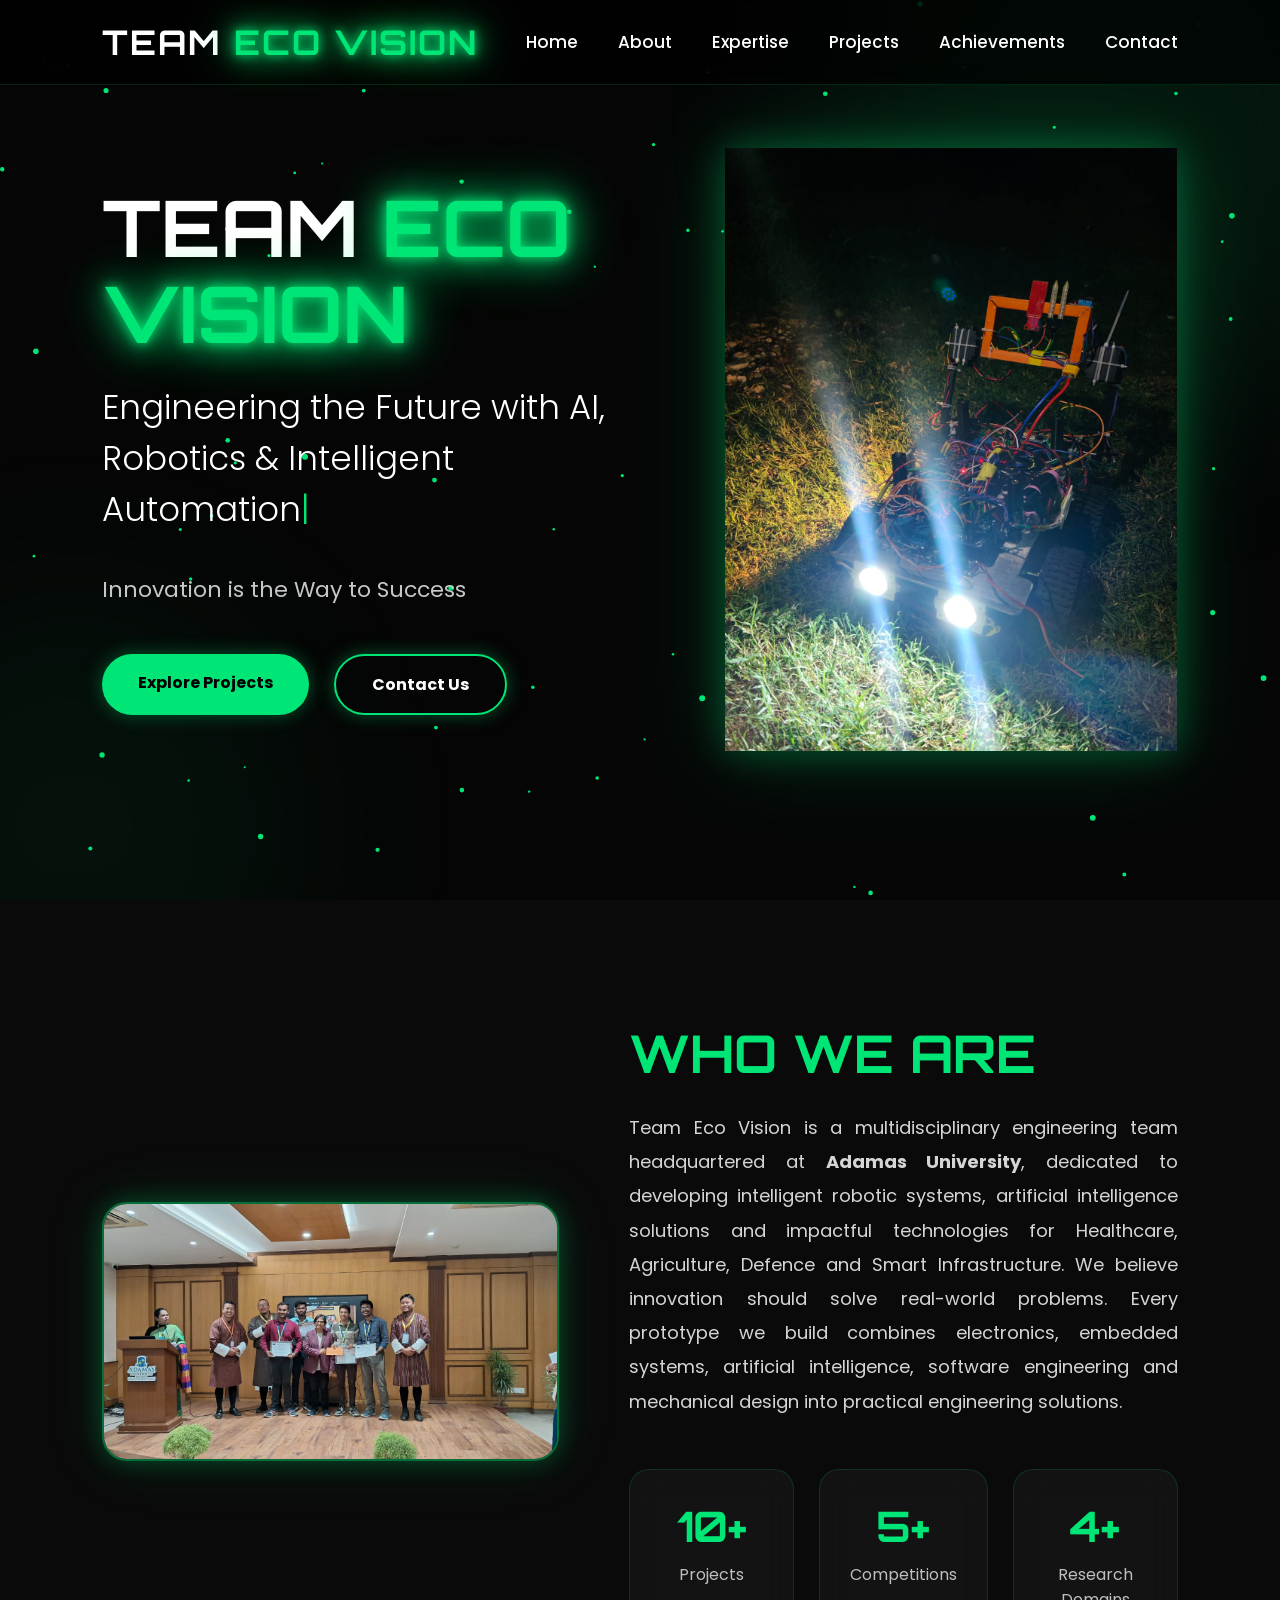
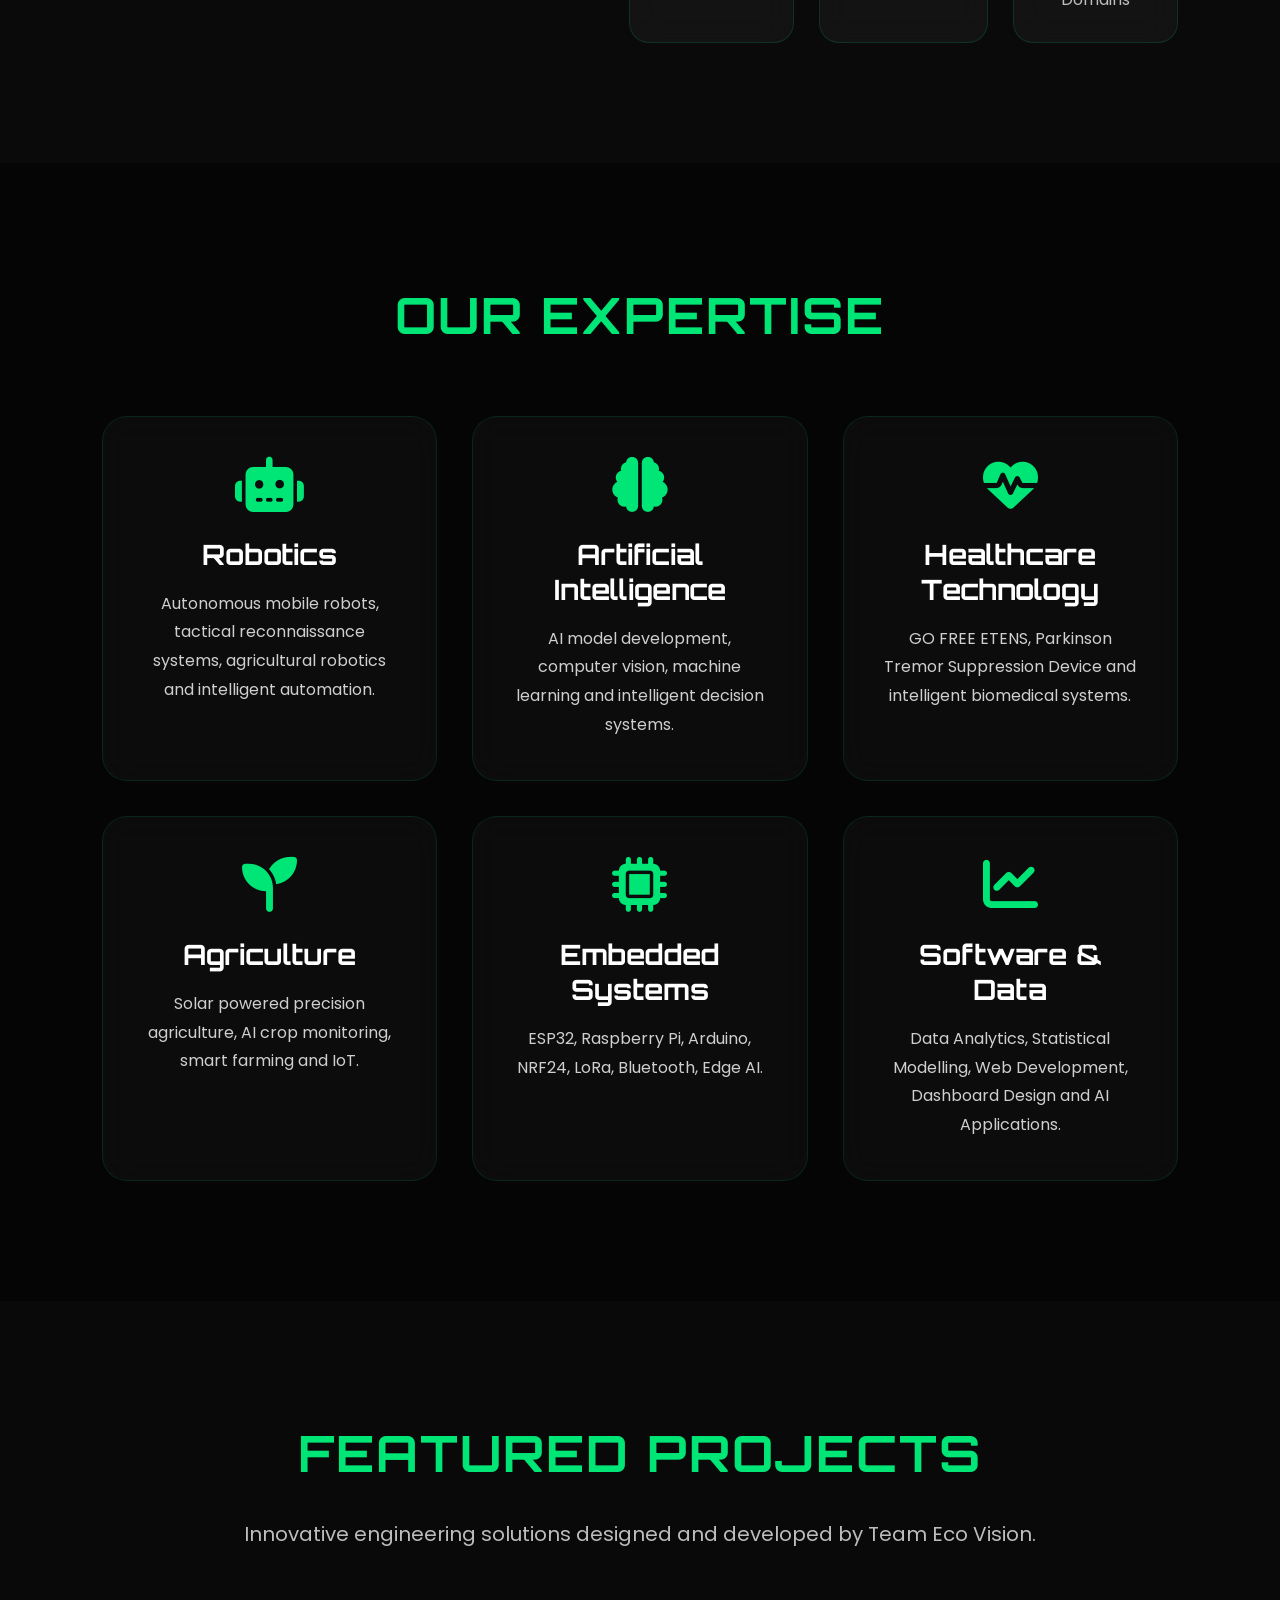
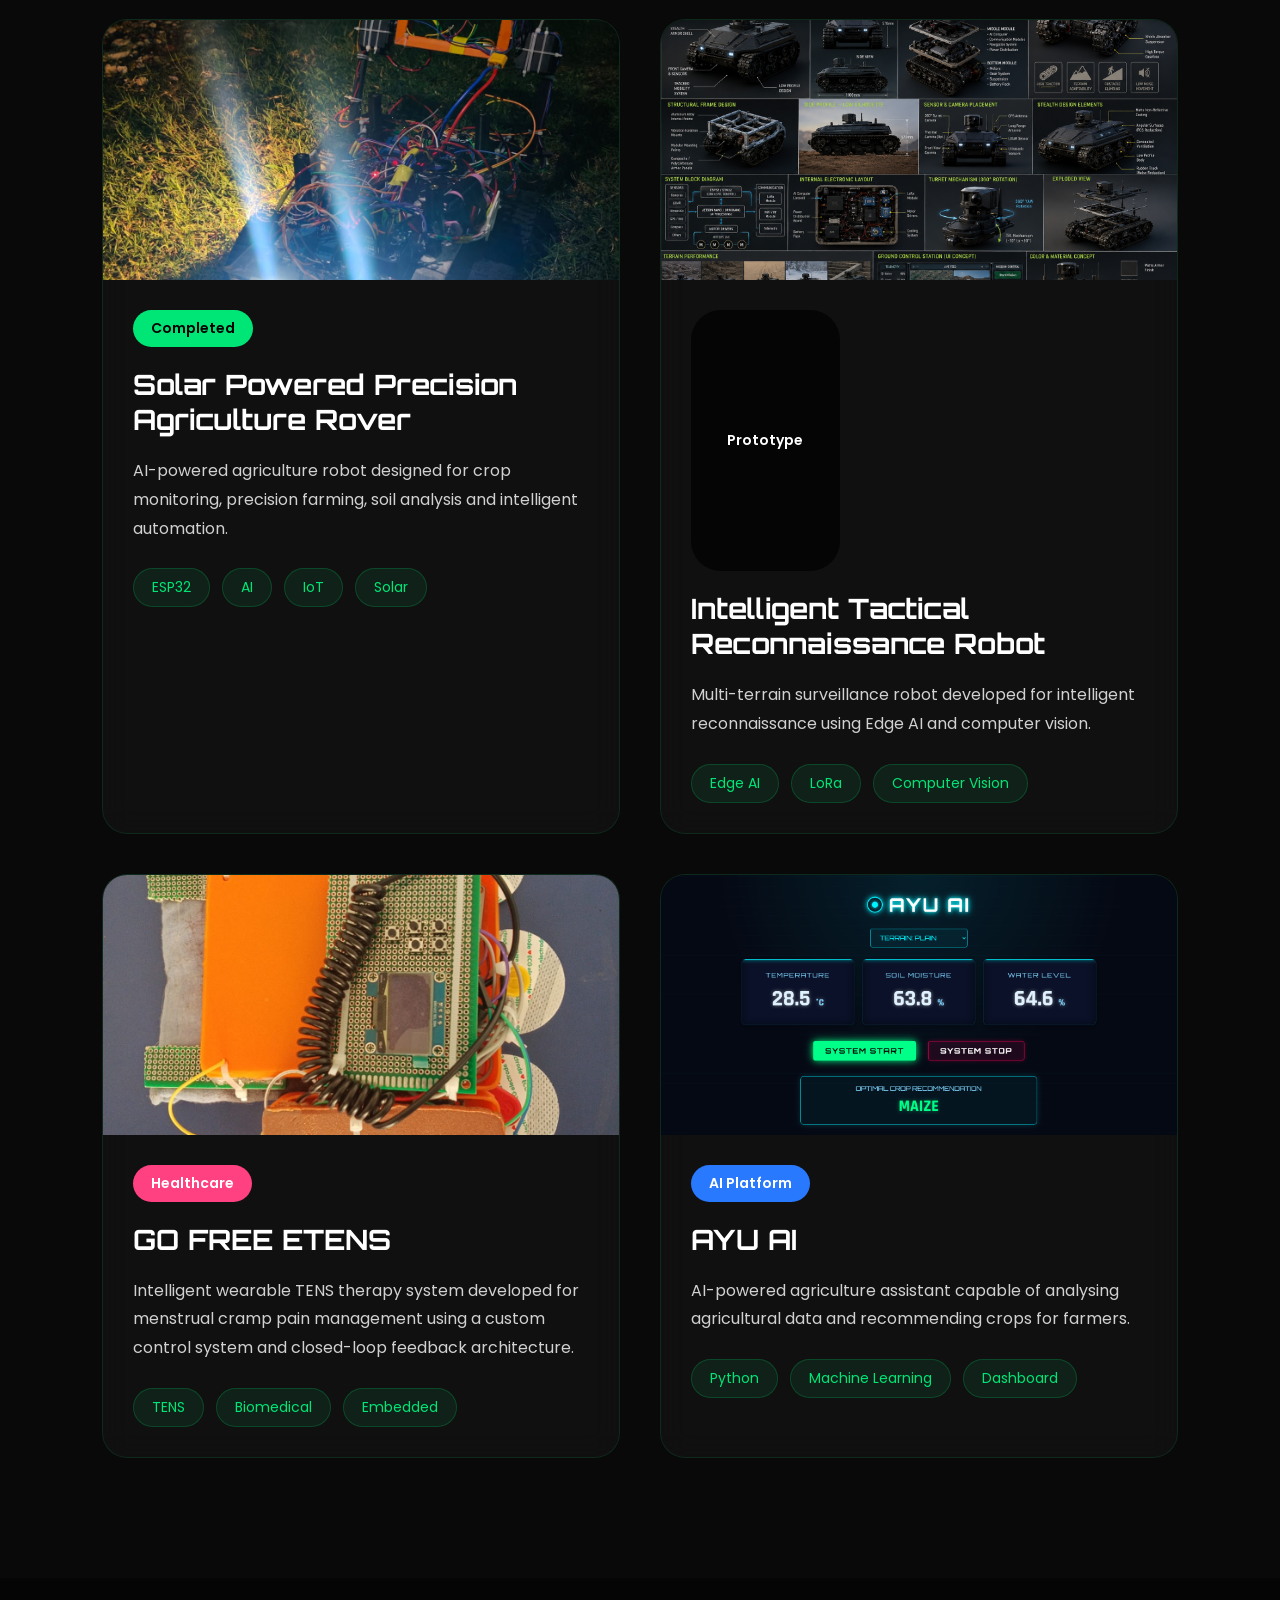
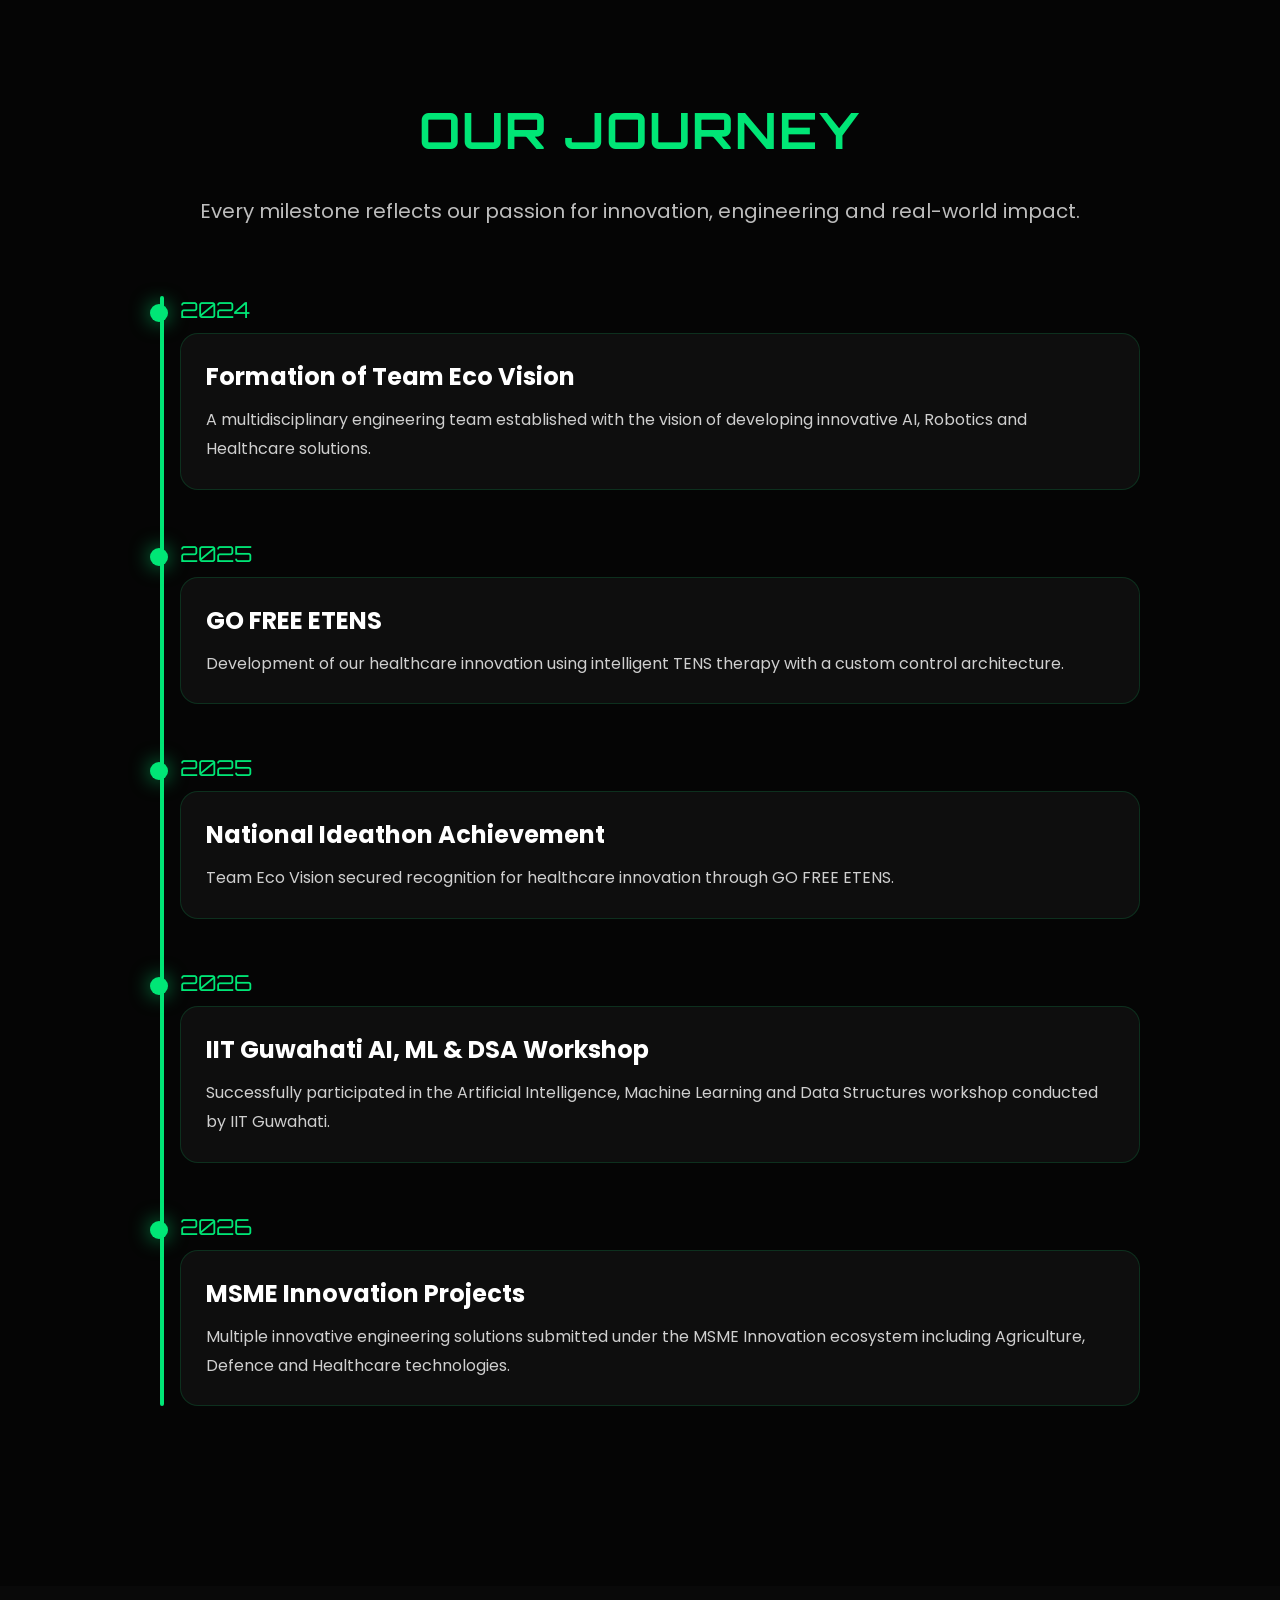
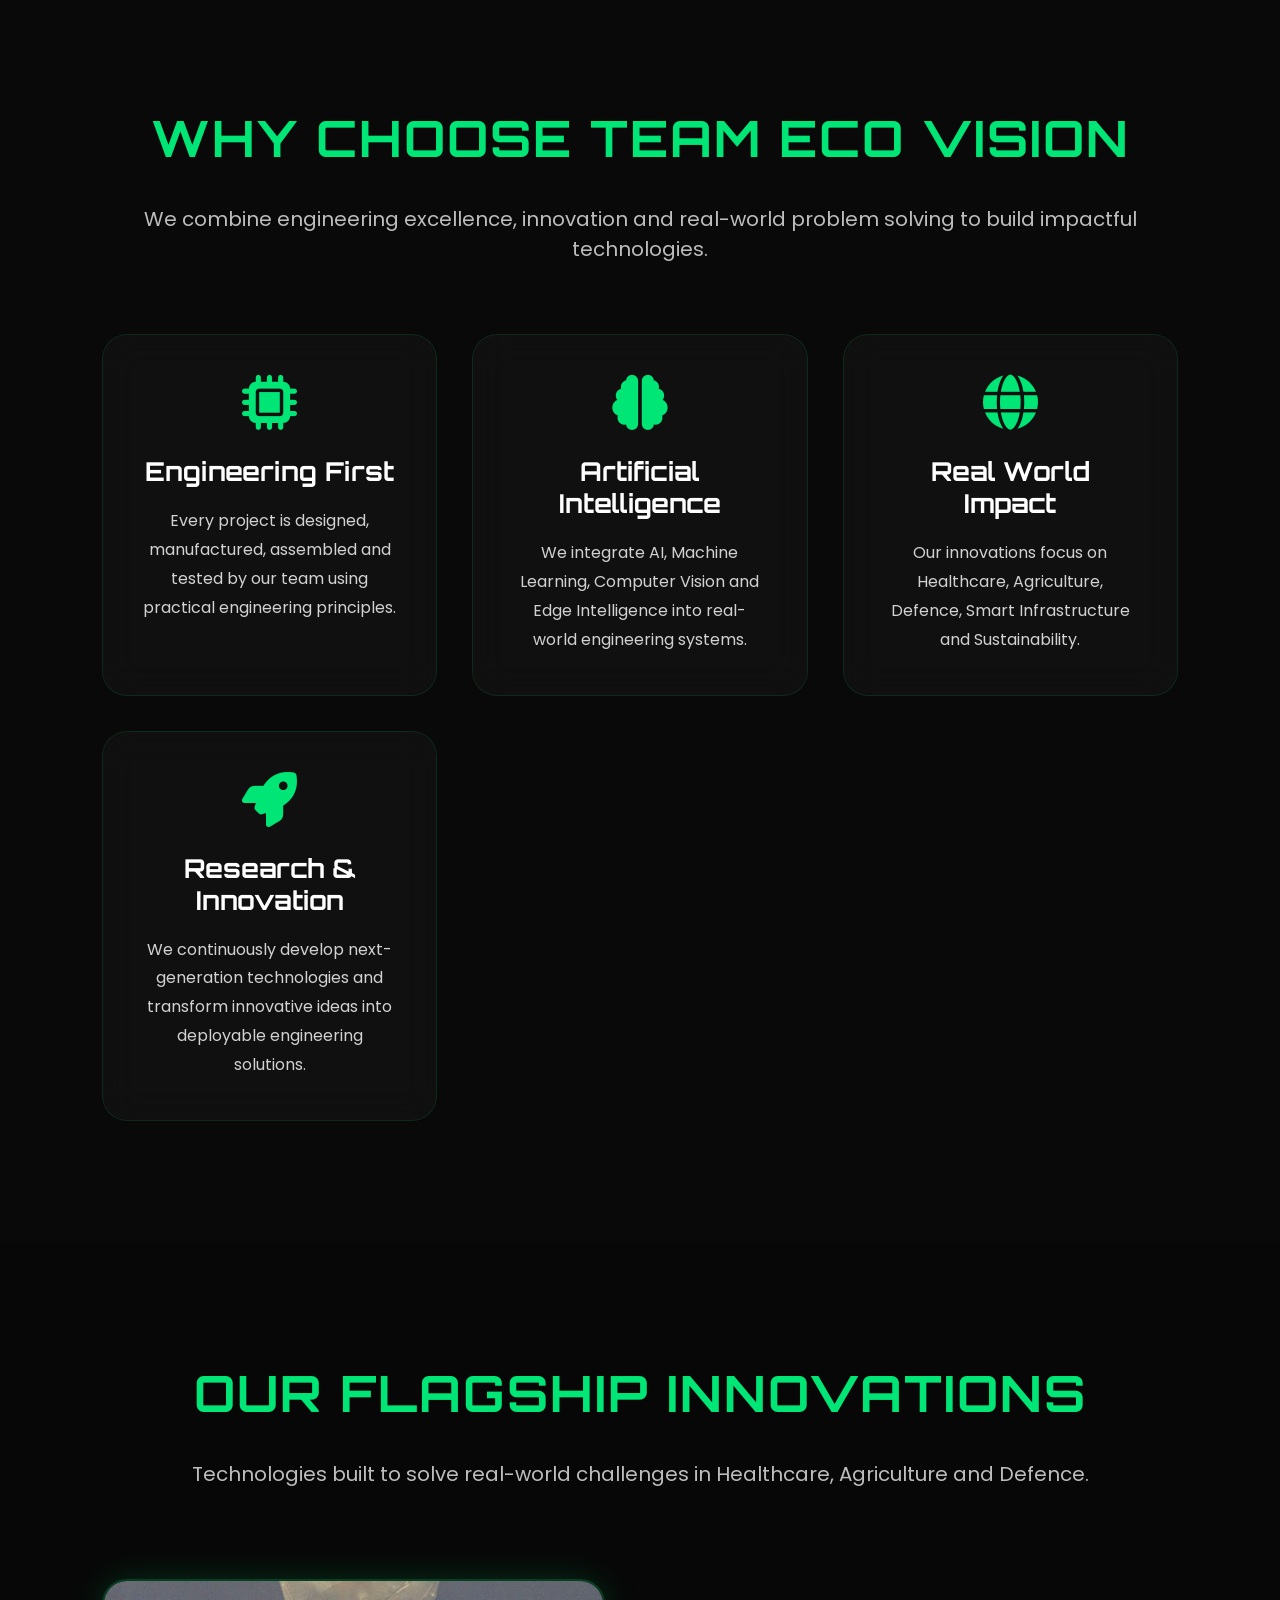
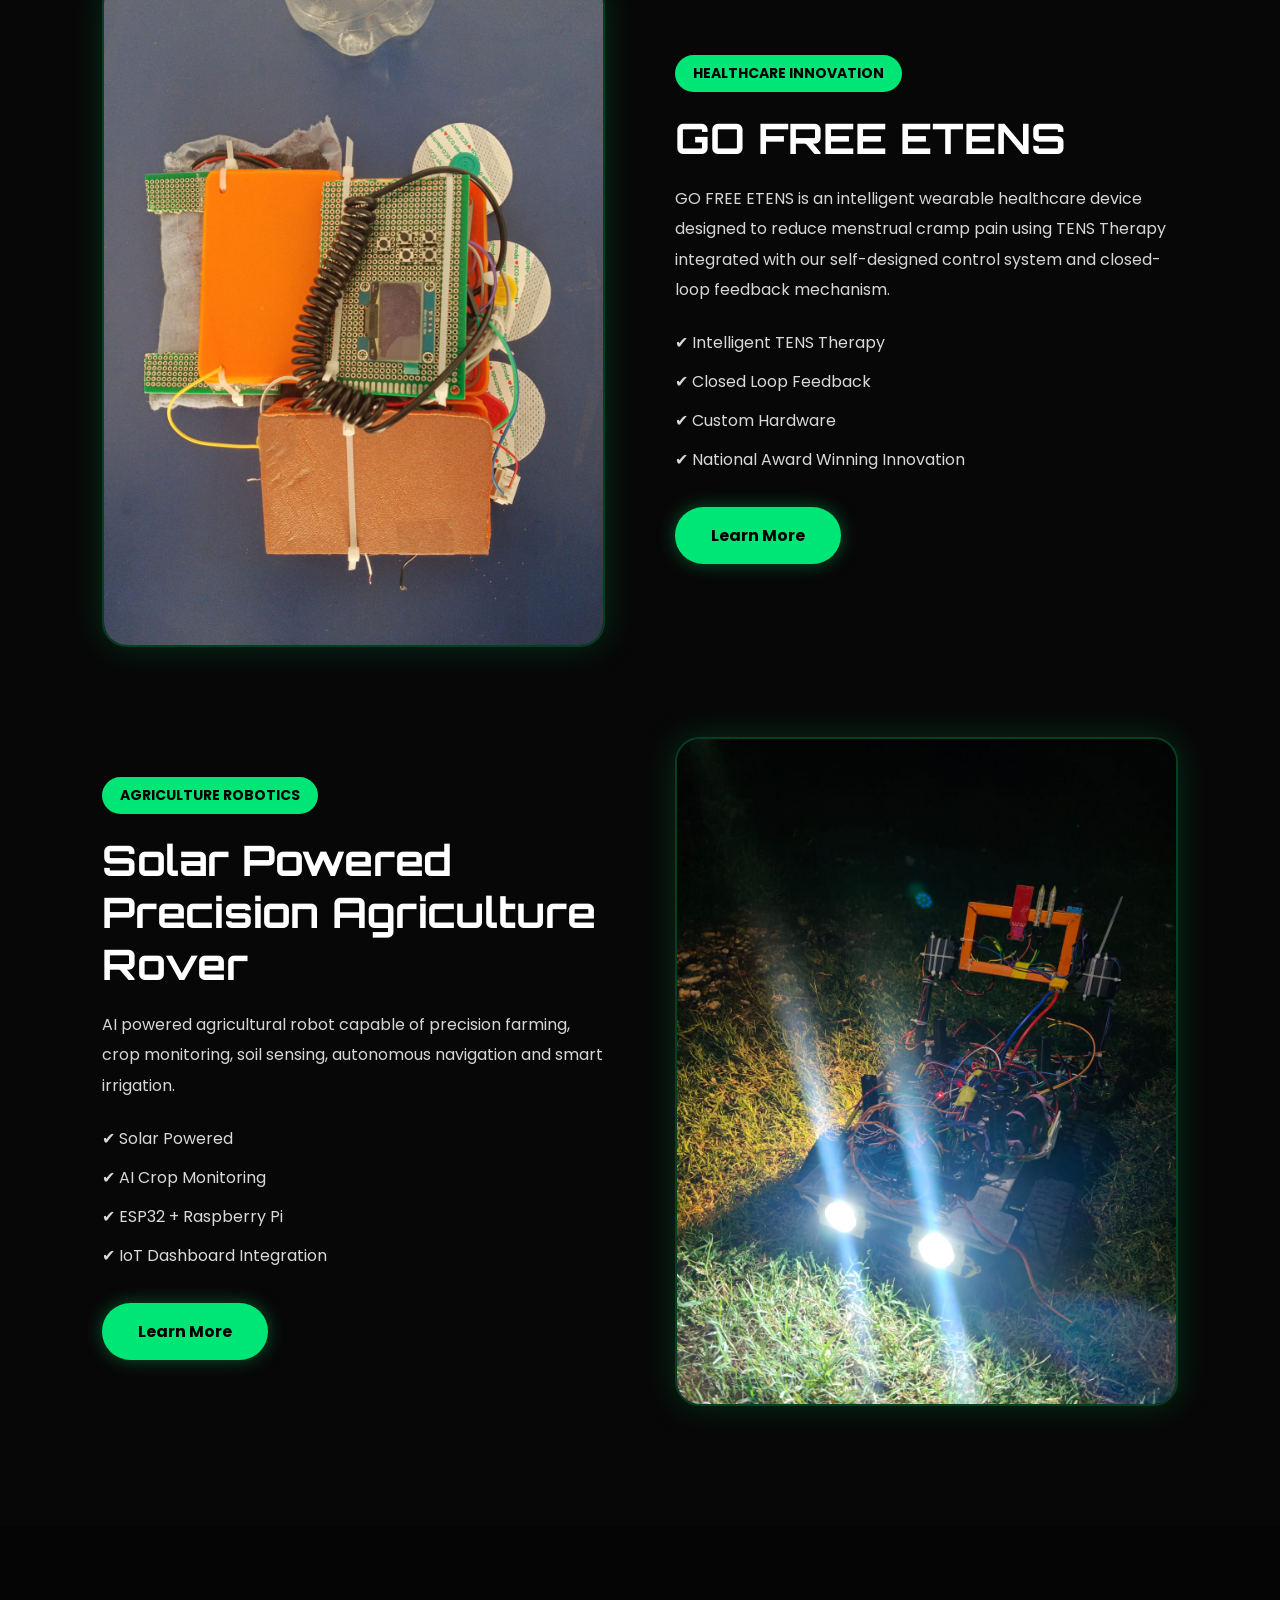
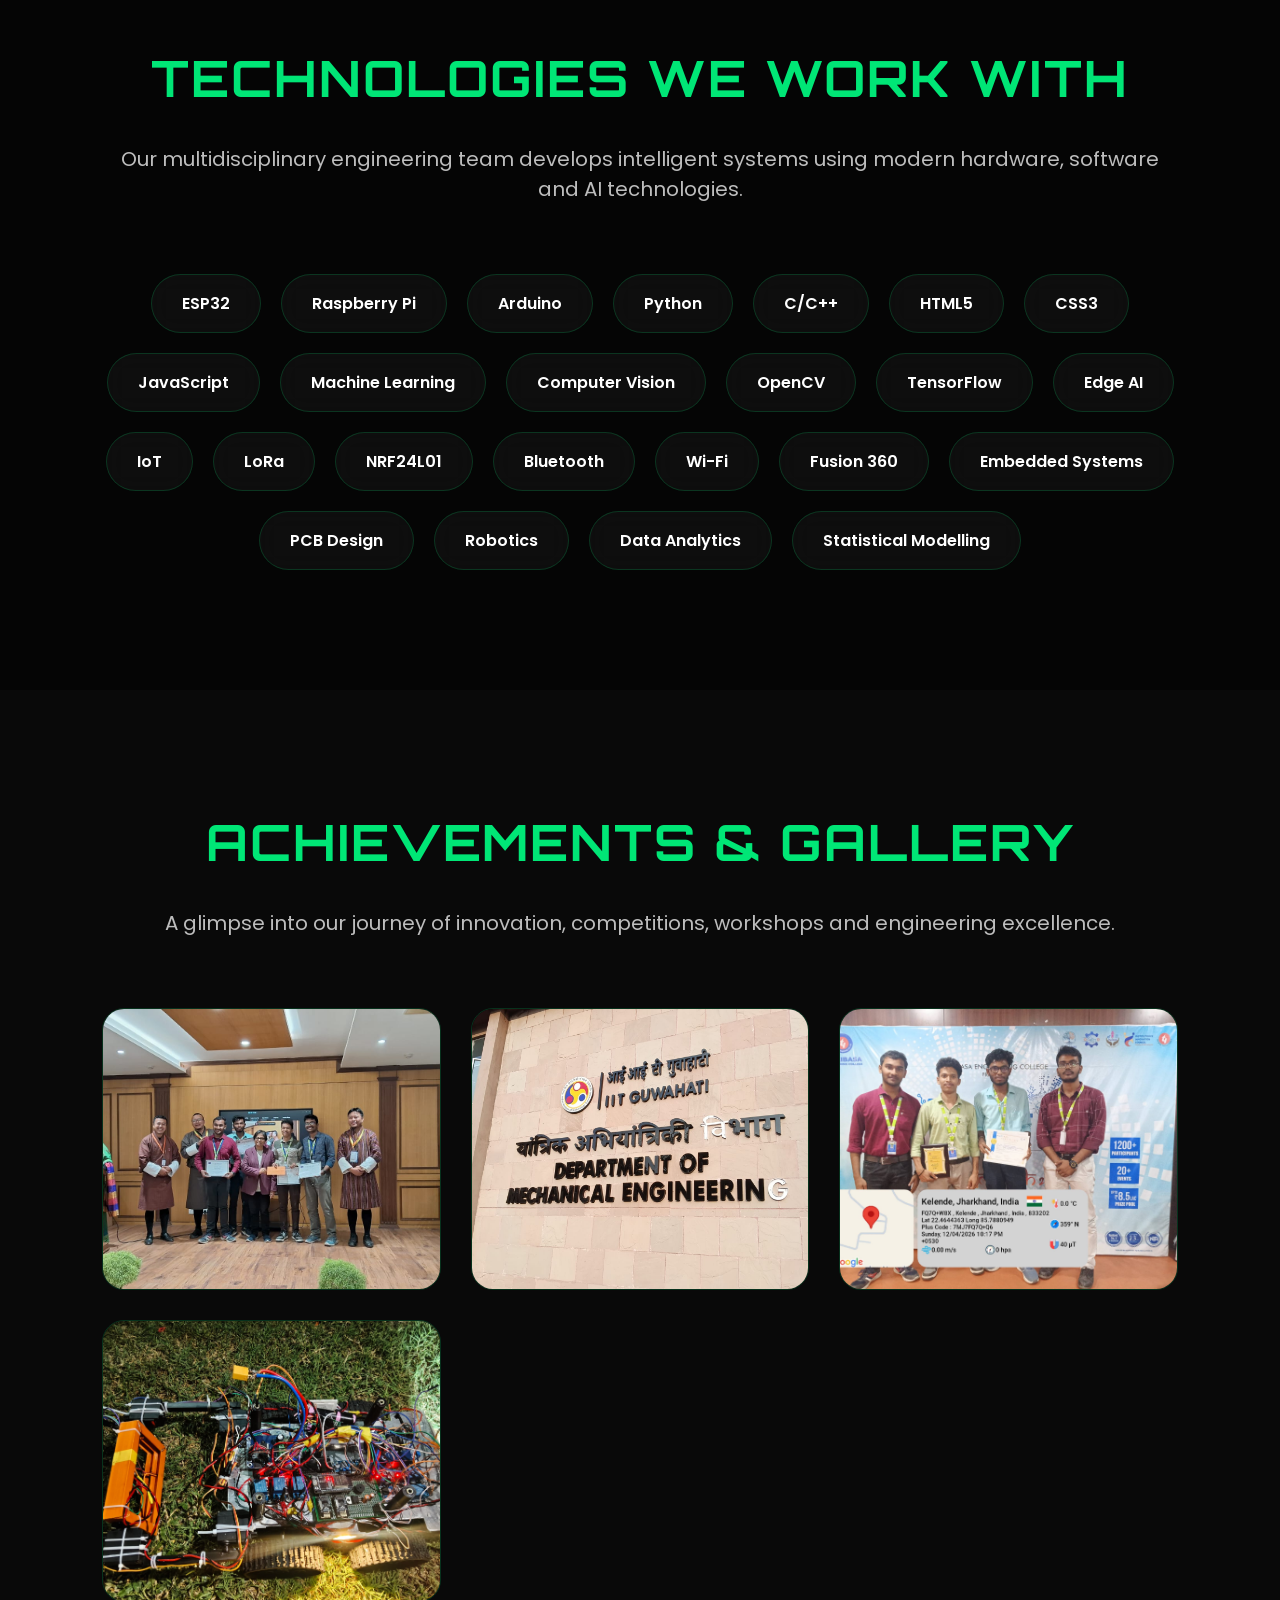
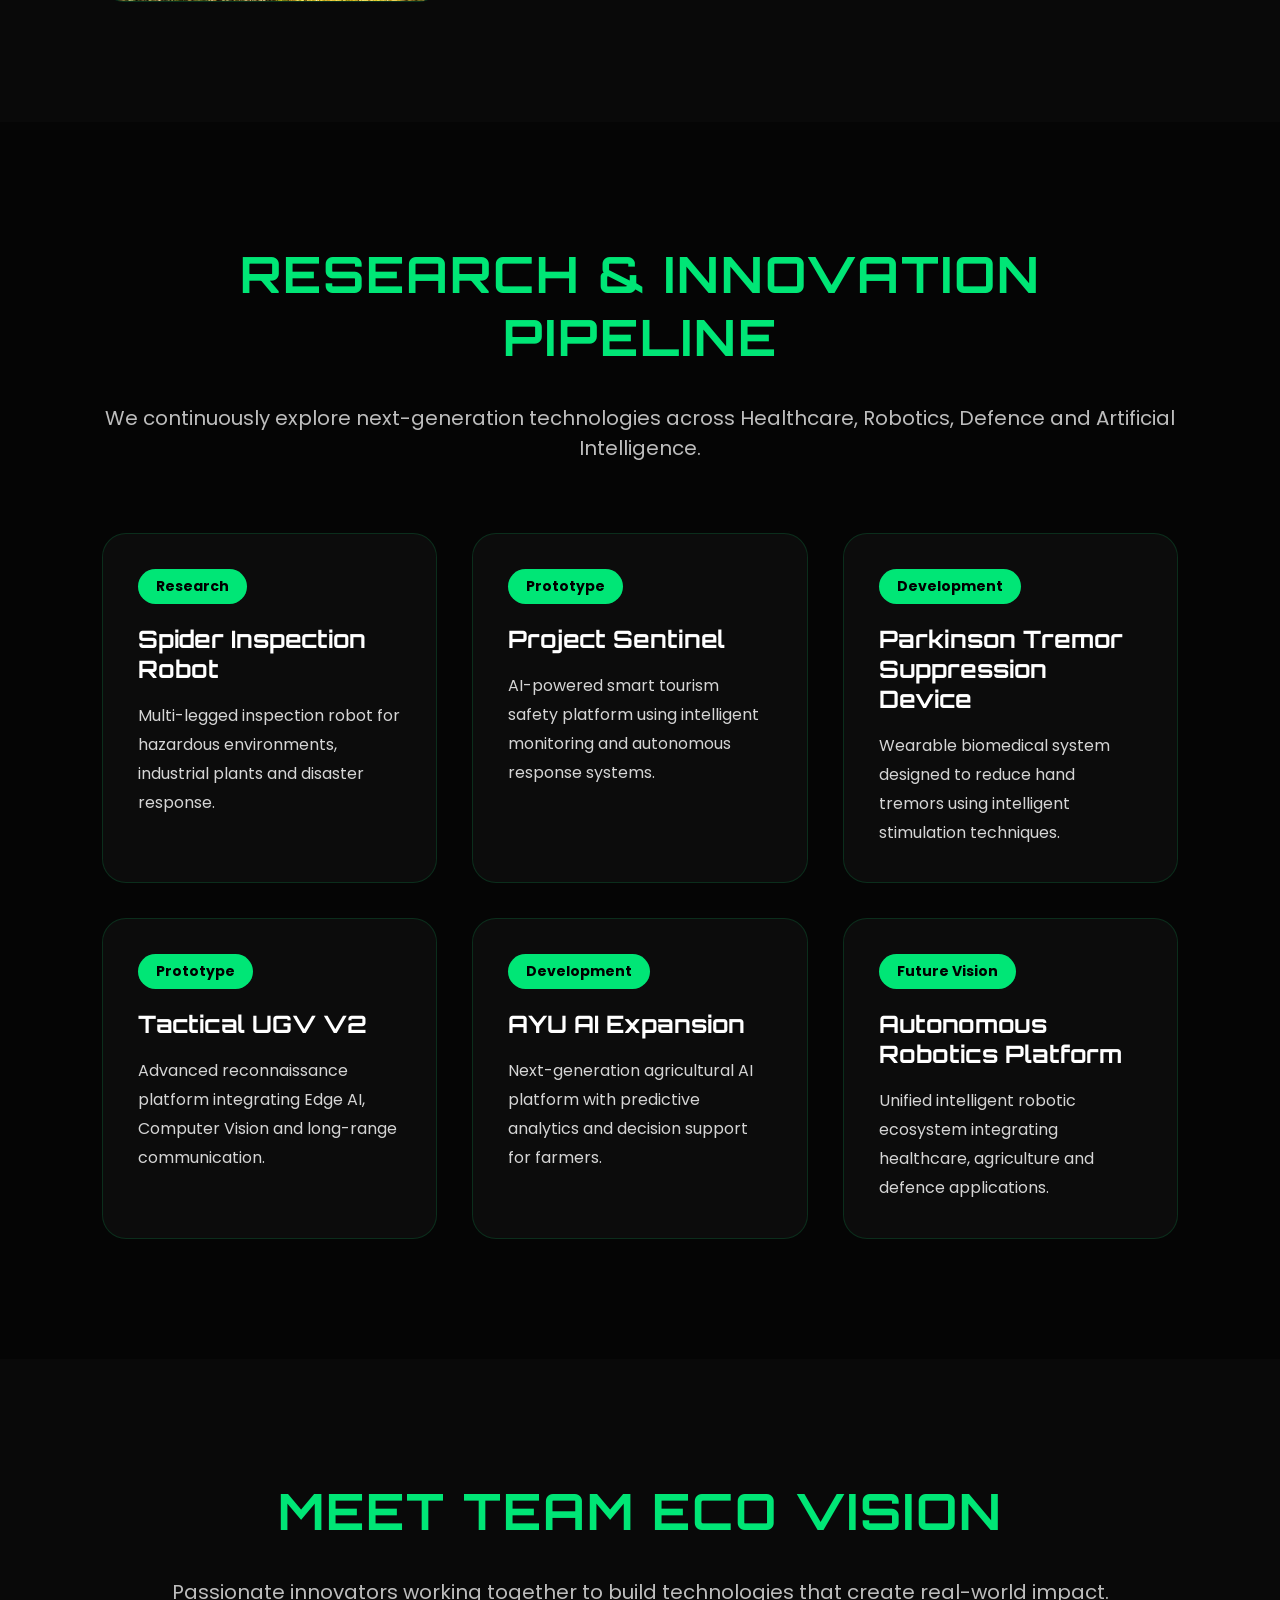
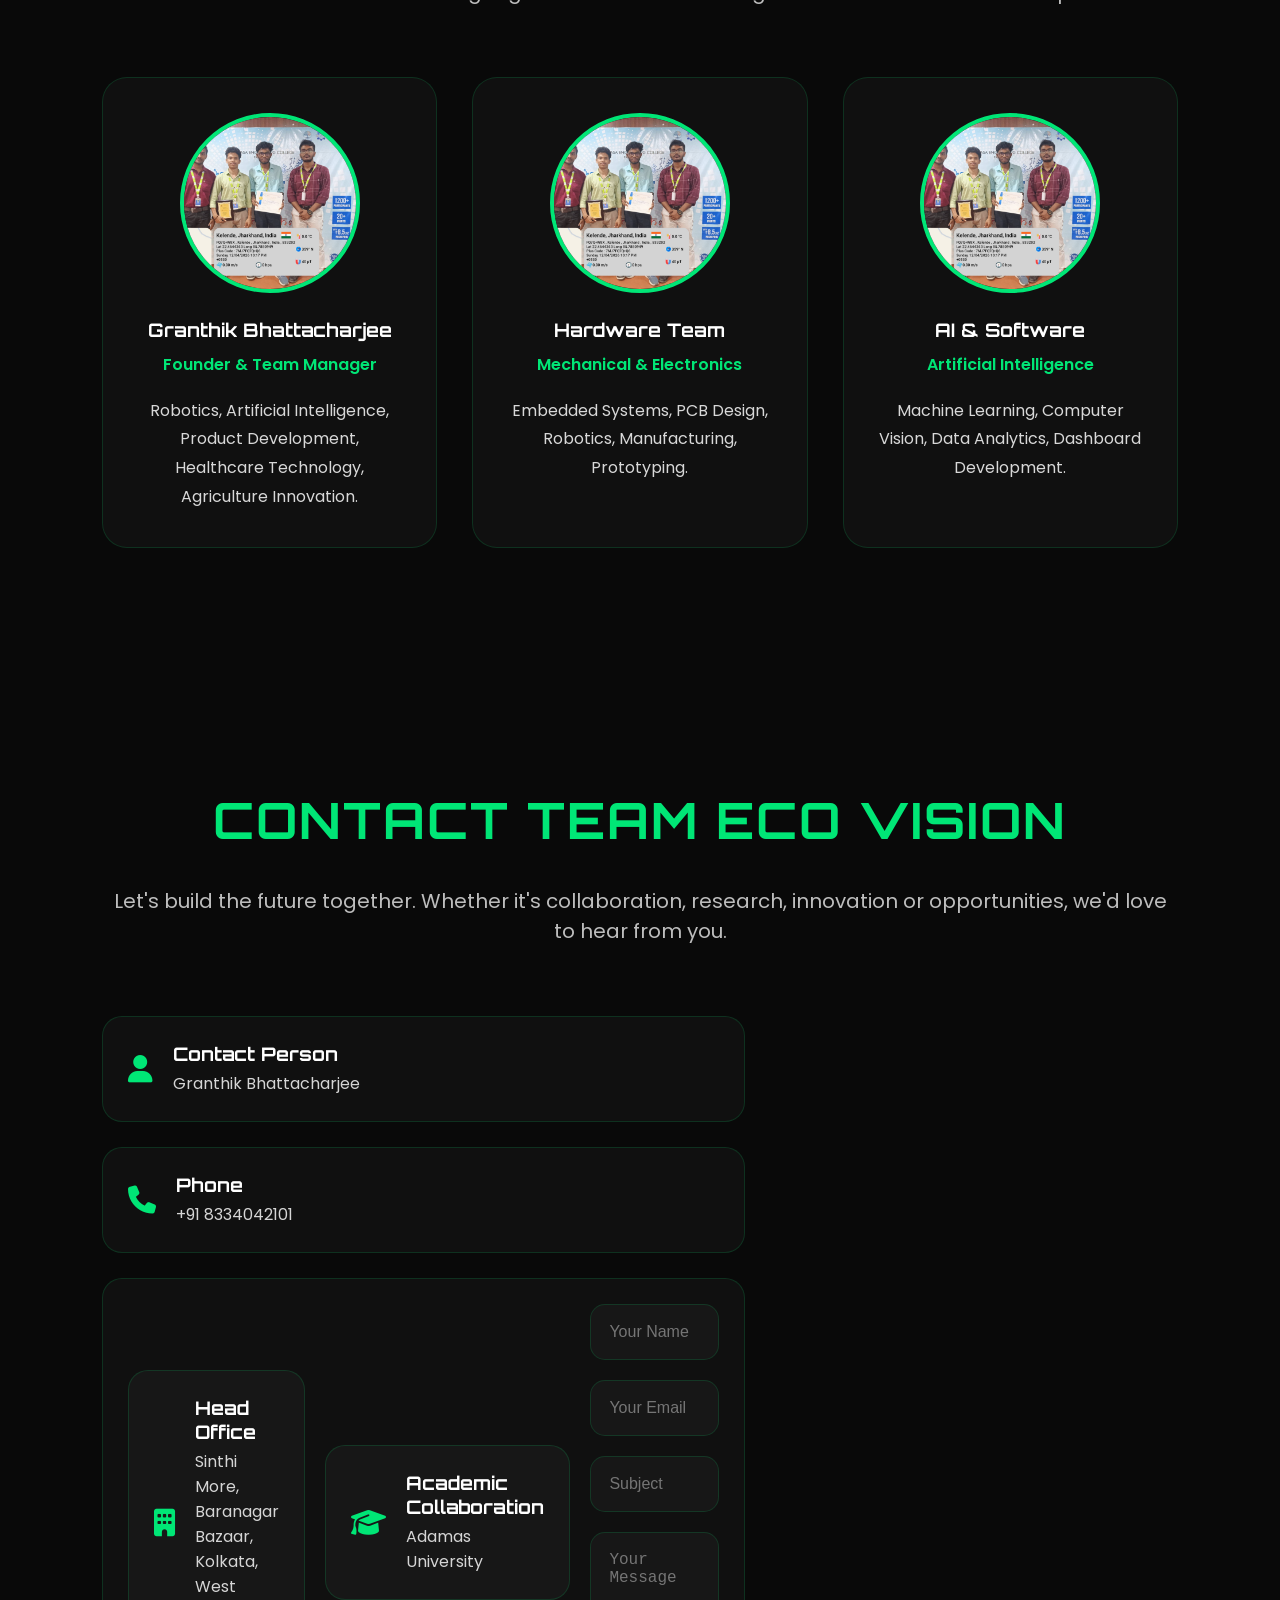
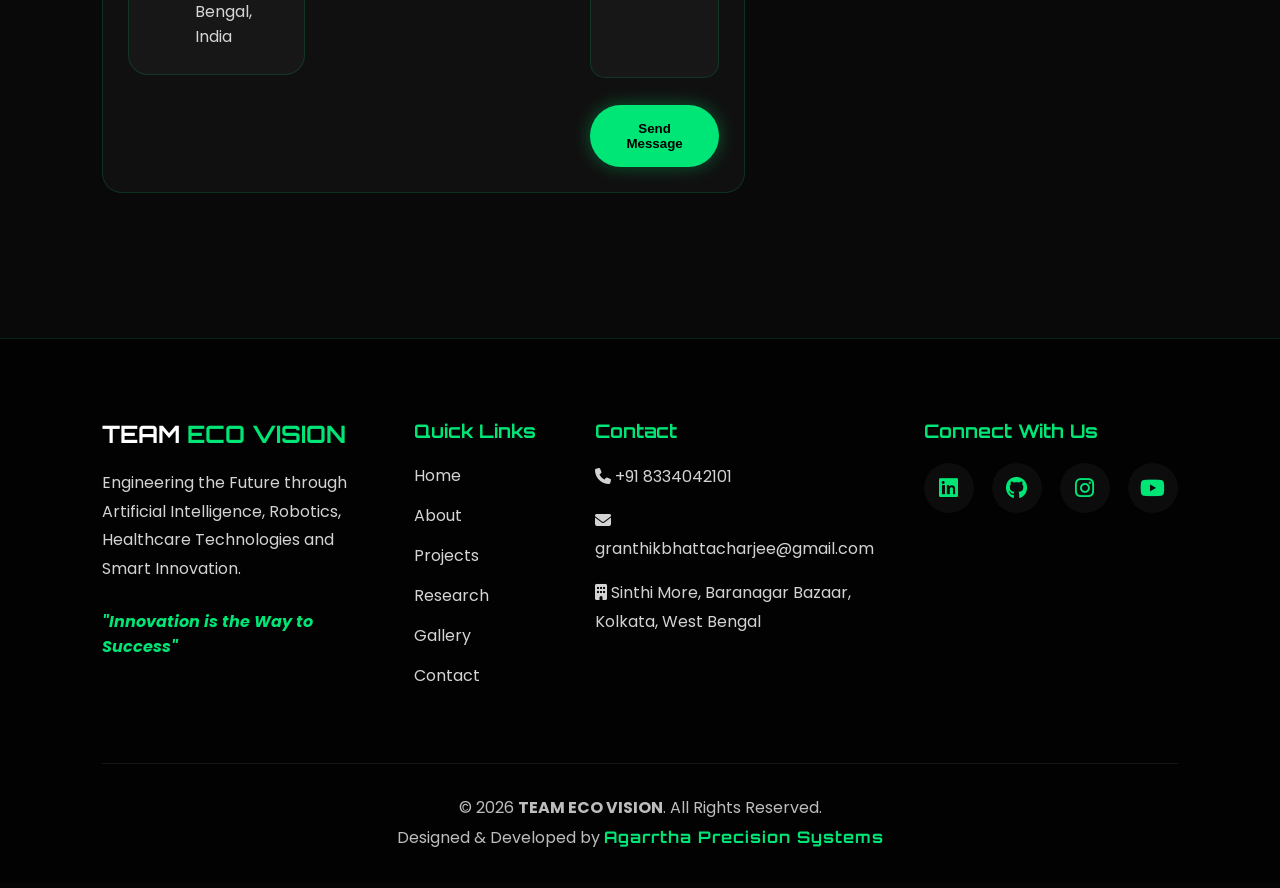
<file: index.html>
<!DOCTYPE html>
<html lang="en">

<head>

    <meta charset="UTF-8">
    <meta name="viewport" content="width=device-width, initial-scale=1.0">

    <title>TEAM ECO VISION | Engineering the Future</title>

    <!-- Google Fonts -->
    <link href="https://fonts.googleapis.com/css2?family=Orbitron:wght@500;700;800&family=Poppins:wght@300;400;500;600;700&display=swap" rel="stylesheet">

    <!-- Font Awesome -->
    <link rel="stylesheet"
        href="https://cdnjs.cloudflare.com/ajax/libs/font-awesome/6.7.2/css/all.min.css">

    <link rel="stylesheet" href="css/style.css">

</head>

<body>

    <!-- ================= NAVIGATION ================= -->

    <header>

        <nav class="navbar">

            <div class="logo">

                TEAM <span>ECO VISION</span>

            </div>
            <div class="menu-toggle">

    <i class="fas fa-bars"></i>

</div>

            <ul class="nav-links">

                <li><a href="#">Home</a></li>
                <li><a href="#about">About</a></li>
                <li><a href="#expertise">Expertise</a></li>
                <li><a href="projects.html">Projects</a></li>
                <li><a href="#achievements">Achievements</a></li>
                <li><a href="#contact">Contact</a></li>

            </ul>

        </nav>

    </header>

    <!-- ================= HERO ================= -->

    <section class="hero">

    <canvas id="particles"></canvas>

        <div class="hero-content">

            <h1>
                TEAM <span>ECO VISION</span>
            </h1>

            <h2 id="typing-text"></h2>

            <p>

                Innovation is the Way to Success

            </p>

            <div class="buttons">

                <a href="projects.html" class="btn">
    

                    Explore Projects

                </a>

                <a href="#contact" class="btn btn2">

                    Contact Us

                </a>

            </div>

        </div>

       <div class="hero-image">

    <img id="hero-image"
         src="assets/robots/agriculture-rover.jpeg"
         alt="Agriculture Rover">

</div>
        </canvas>

    </section>

    <!-- ================= ABOUT ================= -->

    <section class="about" id="about">

        <div class="about-container">

            <div class="about-image">

                <img src="assets/images/team-award.jpeg"
                    alt="Team Eco Vision">

            </div>

            <div class="about-text">

                <h2>

                    WHO WE ARE

                </h2>

                <p>

                    Team Eco Vision is a multidisciplinary engineering team
                    headquartered at <strong>Adamas University</strong>,
                    dedicated to developing intelligent robotic systems,
                    artificial intelligence solutions and impactful technologies
                    for Healthcare, Agriculture, Defence and Smart Infrastructure.

                    We believe innovation should solve real-world problems.
                    Every prototype we build combines electronics, embedded
                    systems, artificial intelligence, software engineering and
                    mechanical design into practical engineering solutions.

                </p>

              <div class="stats">

    <div class="stat">

        <h3 class="counter" data-target="10">0</h3>

        <span>Projects</span>

    </div>

    <div class="stat">

        <h3 class="counter" data-target="5">0</h3>

        <span>Competitions</span>

    </div>

    <div class="stat">

        <h3 class="counter" data-target="4">0</h3>

        <span>Research Domains</span>

    </div>

</div>

            </div>

        </div>

    </section>

    <!-- ================= EXPERTISE ================= -->

    <section class="expertise" id="expertise">

        <h2 class="section-title">

            OUR EXPERTISE

        </h2>

        <div class="expertise-container">

            <div class="expert-card">

                <i class="fas fa-robot"></i>

                <h3>Robotics</h3>

                <p>

                    Autonomous mobile robots, tactical reconnaissance
                    systems, agricultural robotics and intelligent automation.

                </p>

            </div>

            <div class="expert-card">

                <i class="fas fa-brain"></i>

                <h3>Artificial Intelligence</h3>

                <p>

                    AI model development, computer vision,
                    machine learning and intelligent decision systems.

                </p>

            </div>

            <div class="expert-card">

                <i class="fas fa-heart-pulse"></i>

                <h3>Healthcare Technology</h3>

                <p>

                    GO FREE ETENS,
                    Parkinson Tremor Suppression Device
                    and intelligent biomedical systems.

                </p>

            </div>

            <div class="expert-card">

                <i class="fas fa-seedling"></i>

                <h3>Agriculture</h3>

                <p>

                    Solar powered precision agriculture,
                    AI crop monitoring,
                    smart farming and IoT.

                </p>

            </div>

            <div class="expert-card">

                <i class="fas fa-microchip"></i>

                <h3>Embedded Systems</h3>

                <p>

                    ESP32,
                    Raspberry Pi,
                    Arduino,
                    NRF24,
                    LoRa,
                    Bluetooth,
                    Edge AI.

                </p>

            </div>

            <div class="expert-card">

                <i class="fas fa-chart-line"></i>

                <h3>Software & Data</h3>

                <p>

                    Data Analytics,
                    Statistical Modelling,
                    Web Development,
                    Dashboard Design
                    and AI Applications.

                </p>

            </div>

        </div>

    </section>

 <!-- ================= FEATURED PROJECTS ================= -->

<section class="projects" id="projects">

    <h2 class="section-title">FEATURED PROJECTS</h2>

    <p class="section-subtitle">
        Innovative engineering solutions designed and developed by Team Eco Vision.
    </p>

    <div class="project-grid">

        <!-- Agriculture Rover -->

        <div class="project-card">

            <img src="assets/robots/agriculture-rover.jpeg" alt="Agriculture Rover">

            <div class="project-content">

                <span class="badge completed">Completed</span>

                <h3>Solar Powered Precision Agriculture Rover</h3>

                <p>
                    AI-powered agriculture robot designed for crop monitoring,
                    precision farming, soil analysis and intelligent automation.
                </p>

                <div class="tech-stack">

                    <span>ESP32</span>
                    <span>AI</span>
                    <span>IoT</span>
                    <span>Solar</span>

                </div>

            </div>

        </div>

        <!-- Tactical Robot -->

        <div class="project-card">

            <img src="assets/robots/tactical-ugv.jpeg" alt="Recon Robot">

            <div class="project-content">

                <span class="badge development">Prototype</span>

                <h3>Intelligent Tactical Reconnaissance Robot</h3>

                <p>
                    Multi-terrain surveillance robot developed for intelligent
                    reconnaissance using Edge AI and computer vision.
                </p>

                <div class="tech-stack">

                    <span>Edge AI</span>
                    <span>LoRa</span>
                    <span>Computer Vision</span>

                </div>

            </div>

        </div>

        <!-- GO FREE ETENS -->

        <div class="project-card">

            <img src="assets/robots/gofree-etens.jpeg" alt="GO FREE ETENS">

            <div class="project-content">

                <span class="badge healthcare">Healthcare</span>

                <h3>GO FREE ETENS</h3>

                <p>
                    Intelligent wearable TENS therapy system developed for
                    menstrual cramp pain management using a custom control
                    system and closed-loop feedback architecture.
                </p>

                <div class="tech-stack">

                    <span>TENS</span>
                    <span>Biomedical</span>
                    <span>Embedded</span>

                </div>

            </div>

        </div>

        <!-- AYU AI -->

        <div class="project-card">

            <img src="assets/robots/ayu-ai.jpeg" alt="AYU AI">

            <div class="project-content">

                <span class="badge ai">AI Platform</span>

                <h3>AYU AI</h3>

                <p>
                    AI-powered agriculture assistant capable of analysing
                    agricultural data and recommending crops for farmers.
                </p>

                <div class="tech-stack">

                    <span>Python</span>
                    <span>Machine Learning</span>
                    <span>Dashboard</span>

                </div>

            </div>

        </div>

    </div>

</section>
<!-- ================= ACHIEVEMENTS ================= -->

<section class="achievements" id="achievements">

    <h2 class="section-title">
        OUR JOURNEY
    </h2>

    <p class="section-subtitle">
        Every milestone reflects our passion for innovation, engineering and real-world impact.
    </p>

    <div class="timeline">

        <div class="timeline-item">

            <div class="timeline-year">
                2024
            </div>

            <div class="timeline-content">

                <h3>Formation of Team Eco Vision</h3>

                <p>
                    A multidisciplinary engineering team established with the vision
                    of developing innovative AI, Robotics and Healthcare solutions.
                </p>

            </div>

        </div>

        <div class="timeline-item">

            <div class="timeline-year">
                2025
            </div>

            <div class="timeline-content">

                <h3>GO FREE ETENS</h3>

                <p>
                    Development of our healthcare innovation using intelligent
                    TENS therapy with a custom control architecture.
                </p>

            </div>

        </div>

        <div class="timeline-item">

            <div class="timeline-year">
                2025
            </div>

            <div class="timeline-content">

                <h3>National Ideathon Achievement</h3>

                <p>
                    Team Eco Vision secured recognition for healthcare innovation
                    through GO FREE ETENS.
                </p>

            </div>

        </div>

        <div class="timeline-item">

            <div class="timeline-year">
                2026
            </div>

            <div class="timeline-content">

                <h3>IIT Guwahati AI, ML & DSA Workshop</h3>

                <p>
                    Successfully participated in the Artificial Intelligence,
                    Machine Learning and Data Structures workshop conducted by
                    IIT Guwahati.
                </p>

            </div>

        </div>

        <div class="timeline-item">

            <div class="timeline-year">
                2026
            </div>

            <div class="timeline-content">

                <h3>MSME Innovation Projects</h3>

                <p>
                    Multiple innovative engineering solutions submitted under the
                    MSME Innovation ecosystem including Agriculture, Defence and
                    Healthcare technologies.
                </p>

            </div>

        </div>

    </div>

</section>
<!-- ================= WHY CHOOSE US ================= -->

<section class="why-us">

    <h2 class="section-title">
        WHY CHOOSE TEAM ECO VISION
    </h2>

    <p class="section-subtitle">
        We combine engineering excellence, innovation and real-world problem solving to build impactful technologies.
    </p>

    <div class="why-grid">

        <div class="why-card">

            <i class="fas fa-microchip"></i>

            <h3>Engineering First</h3>

            <p>
                Every project is designed, manufactured, assembled and tested by our team using practical engineering principles.
            </p>

        </div>

        <div class="why-card">

            <i class="fas fa-brain"></i>

            <h3>Artificial Intelligence</h3>

            <p>
                We integrate AI, Machine Learning, Computer Vision and Edge Intelligence into real-world engineering systems.
            </p>

        </div>

        <div class="why-card">

            <i class="fas fa-globe"></i>

            <h3>Real World Impact</h3>

            <p>
                Our innovations focus on Healthcare, Agriculture, Defence, Smart Infrastructure and Sustainability.
            </p>

        </div>

        <div class="why-card">

            <i class="fas fa-rocket"></i>

            <h3>Research & Innovation</h3>

            <p>
                We continuously develop next-generation technologies and transform innovative ideas into deployable engineering solutions.
            </p>

        </div>

    </div>

</section>
<!-- ================= FLAGSHIP INNOVATIONS ================= -->

<section class="flagship">

    <h2 class="section-title">
        OUR FLAGSHIP INNOVATIONS
    </h2>

    <p class="section-subtitle">
        Technologies built to solve real-world challenges in Healthcare, Agriculture and Defence.
    </p>

    <!-- GO FREE ETENS -->

    <div class="flagship-item">

        <div class="flagship-image">

            <img src="assets/robots/gofree-etens.jpeg" alt="GO FREE ETENS">

        </div>

        <div class="flagship-text">

            <span class="flagship-badge">
                HEALTHCARE INNOVATION
            </span>

            <h2>GO FREE ETENS</h2>

            <p>

                GO FREE ETENS is an intelligent wearable healthcare device
                designed to reduce menstrual cramp pain using
                TENS Therapy integrated with our self-designed
                control system and closed-loop feedback mechanism.

            </p>

            <ul>

                <li>✔ Intelligent TENS Therapy</li>

                <li>✔ Closed Loop Feedback</li>

                <li>✔ Custom Hardware</li>

                <li>✔ National Award Winning Innovation</li>

            </ul>

            <a href="#" class="btn">
                Learn More
            </a>

        </div>

    </div>

    <!-- AGRICULTURE ROVER -->

    <div class="flagship-item reverse">

        <div class="flagship-image">

            <img src="assets/robots/agriculture-rover.jpeg"
                 alt="Agriculture Rover">

        </div>

        <div class="flagship-text">

            <span class="flagship-badge">
                AGRICULTURE ROBOTICS
            </span>

            <h2>Solar Powered Precision Agriculture Rover</h2>

            <p>

                AI powered agricultural robot capable of
                precision farming,
                crop monitoring,
                soil sensing,
                autonomous navigation
                and smart irrigation.

            </p>

            <ul>

                <li>✔ Solar Powered</li>

                <li>✔ AI Crop Monitoring</li>

                <li>✔ ESP32 + Raspberry Pi</li>

                <li>✔ IoT Dashboard Integration</li>

            </ul>

            <a href="#" class="btn">

                Learn More

            </a>

        </div>

    </div>

</section>
<!-- ================= TECHNOLOGY STACK ================= -->

<section class="tech-stack-section">

    <h2 class="section-title">
        TECHNOLOGIES WE WORK WITH
    </h2>

    <p class="section-subtitle">
        Our multidisciplinary engineering team develops intelligent systems using modern hardware, software and AI technologies.
    </p>

    <div class="tech-grid">

        <div class="tech-chip">ESP32</div>
        <div class="tech-chip">Raspberry Pi</div>
        <div class="tech-chip">Arduino</div>
        <div class="tech-chip">Python</div>
        <div class="tech-chip">C/C++</div>
        <div class="tech-chip">HTML5</div>
        <div class="tech-chip">CSS3</div>
        <div class="tech-chip">JavaScript</div>
        <div class="tech-chip">Machine Learning</div>
        <div class="tech-chip">Computer Vision</div>
        <div class="tech-chip">OpenCV</div>
        <div class="tech-chip">TensorFlow</div>
        <div class="tech-chip">Edge AI</div>
        <div class="tech-chip">IoT</div>
        <div class="tech-chip">LoRa</div>
        <div class="tech-chip">NRF24L01</div>
        <div class="tech-chip">Bluetooth</div>
        <div class="tech-chip">Wi-Fi</div>
        <div class="tech-chip">Fusion 360</div>
        <div class="tech-chip">Embedded Systems</div>
        <div class="tech-chip">PCB Design</div>
        <div class="tech-chip">Robotics</div>
        <div class="tech-chip">Data Analytics</div>
        <div class="tech-chip">Statistical Modelling</div>

    </div>

</section>
<!-- ================= ACHIEVEMENTS GALLERY ================= -->

<section class="gallery" id="gallery">

    <h2 class="section-title">
        ACHIEVEMENTS & GALLERY
    </h2>

    <p class="section-subtitle">
        A glimpse into our journey of innovation, competitions, workshops and engineering excellence.
    </p>

    <div class="gallery-grid">

        <!-- National Award -->

        <div class="gallery-card">

            <img src="assets/images/team-award.jpeg" alt="National Award">

            <div class="gallery-overlay">

                <h3>National Innovation Recognition</h3>

                <p>
                    Team Eco Vision receiving recognition for healthcare innovation.
                </p>

            </div>

        </div>

        <!-- IIT -->

        <div class="gallery-card">

            <img src="assets/images/iit-guwahati-workshop.jpeg" alt="IIT Guwahati">

            <div class="gallery-overlay">

                <h3>IIT Guwahati</h3>

                <p>
                    AI • Machine Learning • DSA Workshop
                </p>

            </div>

        </div>

        <!-- Team -->

        <div class="gallery-card">

            <img src="assets/images/team-photo.jpeg" alt="Team">

            <div class="gallery-overlay">

                <h3>Team Eco Vision</h3>

                <p>
                    Building impactful technologies together.
                </p>

            </div>

        </div>

        <!-- Robot -->

        <div class="gallery-card">

            <img src="assets/images/robot-testing.jpeg" alt="Robot Testing">

            <div class="gallery-overlay">

                <h3>Prototype Testing</h3>

                <p>
                    Robotics development and field testing.
                </p>

            </div>

        </div>

    </div>

</section>
<!-- ================= RESEARCH PIPELINE ================= -->

<section class="research" id="research">

    <h2 class="section-title">
        RESEARCH & INNOVATION PIPELINE
    </h2>

    <p class="section-subtitle">
        We continuously explore next-generation technologies across Healthcare, Robotics, Defence and Artificial Intelligence.
    </p>

    <div class="research-grid">

        <div class="research-card">
            <span class="research-status">Research</span>
            <h3>Spider Inspection Robot</h3>
            <p>
                Multi-legged inspection robot for hazardous environments,
                industrial plants and disaster response.
            </p>
        </div>

        <div class="research-card">
            <span class="research-status">Prototype</span>
            <h3>Project Sentinel</h3>
            <p>
                AI-powered smart tourism safety platform using intelligent
                monitoring and autonomous response systems.
            </p>
        </div>

        <div class="research-card">
            <span class="research-status">Development</span>
            <h3>Parkinson Tremor Suppression Device</h3>
            <p>
                Wearable biomedical system designed to reduce hand tremors
                using intelligent stimulation techniques.
            </p>
        </div>

        <div class="research-card">
            <span class="research-status">Prototype</span>
            <h3>Tactical UGV V2</h3>
            <p>
                Advanced reconnaissance platform integrating Edge AI,
                Computer Vision and long-range communication.
            </p>
        </div>

        <div class="research-card">
            <span class="research-status">Development</span>
            <h3>AYU AI Expansion</h3>
            <p>
                Next-generation agricultural AI platform with predictive
                analytics and decision support for farmers.
            </p>
        </div>

        <div class="research-card">
            <span class="research-status">Future Vision</span>
            <h3>Autonomous Robotics Platform</h3>
            <p>
                Unified intelligent robotic ecosystem integrating healthcare,
                agriculture and defence applications.
            </p>
        </div>

    </div>

</section>
<!-- ================= TEAM ================= -->

<section class="team" id="team">

    <h2 class="section-title">

        MEET TEAM ECO VISION

    </h2>

    <p class="section-subtitle">

        Passionate innovators working together to build technologies that create real-world impact.

    </p>

    <div class="team-grid">

        <!-- Leader -->

        <div class="team-card">

            <img src="assets/images/team-photo.jpeg" alt="Team Leader">

            <h3>Granthik Bhattacharjee</h3>

            <span>Founder & Team Manager</span>

            <p>

                Robotics, Artificial Intelligence,
                Product Development,
                Healthcare Technology,
                Agriculture Innovation.

            </p>

        </div>

        <!-- Hardware -->

        <div class="team-card">

            <img src="assets/images/team-photo.jpeg" alt="Hardware">

            <h3>Hardware Team</h3>

            <span>Mechanical & Electronics</span>

            <p>

                Embedded Systems,
                PCB Design,
                Robotics,
                Manufacturing,
                Prototyping.

            </p>

        </div>

        <!-- AI -->

        <div class="team-card">

            <img src="assets/images/team-photo.jpeg" alt="AI">

            <h3>AI & Software</h3>

            <span>Artificial Intelligence</span>

            <p>

                Machine Learning,
                Computer Vision,
                Data Analytics,
                Dashboard Development.

            </p>

        </div>

    </div>

</section>
<!-- ================= CONTACT ================= -->

<section class="contact" id="contact">

    <h2 class="section-title">
        CONTACT TEAM ECO VISION
    </h2>

    <p class="section-subtitle">
        Let's build the future together. Whether it's collaboration, research, innovation or opportunities, we'd love to hear from you.
    </p>

    <div class="contact-container">

        <div class="contact-info">

            <div class="contact-card">

                <i class="fas fa-user"></i>

                <div>

                    <h3>Contact Person</h3>

                    <p>Granthik Bhattacharjee</p>

                </div>

            </div>

            <div class="contact-card">

                <i class="fas fa-phone"></i>

                <div>

                    <h3>Phone</h3>

                    <p>+91 8334042101</p>

                </div>

            </div>

            <div class="contact-card">
<div class="contact-card">

    <i class="fas fa-building"></i>

    <div>

        <h3>Head Office</h3>

        <p>Sinthi More, Baranagar Bazaar, Kolkata, West Bengal, India</p>

    </div>

</div>

<div class="contact-card">

    <i class="fas fa-graduation-cap"></i>

    <div>

        <h3>Academic Collaboration</h3>

        <p>Adamas University</p>

    </div>

</div>

        <div class="contact-form">

            <form>

                <input type="text" placeholder="Your Name">

                <input type="email" placeholder="Your Email">

                <input type="text" placeholder="Subject">

                <textarea rows="6" placeholder="Your Message"></textarea>

                <button class="btn">
                    Send Message
                </button>

            </form>

        </div>

    </div>

</section>
<!-- ================= FOOTER ================= -->

<footer class="footer">

    <div class="footer-container">

        <!-- Company -->

        <div class="footer-box">

            <h2>TEAM <span>ECO VISION</span></h2>

            <p>

                Engineering the Future through Artificial Intelligence,
                Robotics, Healthcare Technologies and Smart Innovation.

            </p>

            <h4>

                "Innovation is the Way to Success"

            </h4>

        </div>

        <!-- Quick Links -->

        <div class="footer-box">

            <h3>Quick Links</h3>

            <ul>

                <li><a href="#">Home</a></li>

                <li><a href="#about">About</a></li>

                <li><a href="#projects">Projects</a></li>

                <li><a href="#research">Research</a></li>

                <li><a href="#gallery">Gallery</a></li>

                <li><a href="#contact">Contact</a></li>

            </ul>

        </div>

        <!-- Contact -->

        <div class="footer-box">

            <h3>Contact</h3>

            <p>

                <i class="fas fa-phone"></i>

                +91 8334042101

            </p>

            <p>

                <i class="fas fa-envelope"></i>

                granthikbhattacharjee@gmail.com

            </p>

            <p>

                <i class="fas fa-building"></i>

                Sinthi More, Baranagar Bazaar,
                Kolkata, West Bengal

            </p>

        </div>

        <!-- Social -->

        <div class="footer-box">

            <h3>Connect With Us</h3>

            <div class="social-icons">

                <a href="#"><i class="fab fa-linkedin"></i></a>

                <a href="#"><i class="fab fa-github"></i></a>

                <a href="#"><i class="fab fa-instagram"></i></a>

                <a href="#"><i class="fab fa-youtube"></i></a>

            </div>

        </div>

    </div>

   <div class="footer-bottom">

    <p>

        © 2026 <strong>TEAM ECO VISION</strong>. All Rights Reserved.

    </p>

    <p>

        Designed & Developed by
        <span class="developer-name">
            Agarrtha Precision Systems
        </span>

    </p>

</div>

</footer>
<!-- ================= BACK TO TOP ================= -->

<button id="topBtn">

    <i class="fas fa-arrow-up"></i>

</button>
<!--================ LIGHTBOX =================-->

<div class="lightbox" id="lightbox">

    <span class="close-lightbox">&times;</span>

    <img id="lightbox-image">

</div>

<script src="js/script.js"></script>

</body>

</html>
</file>
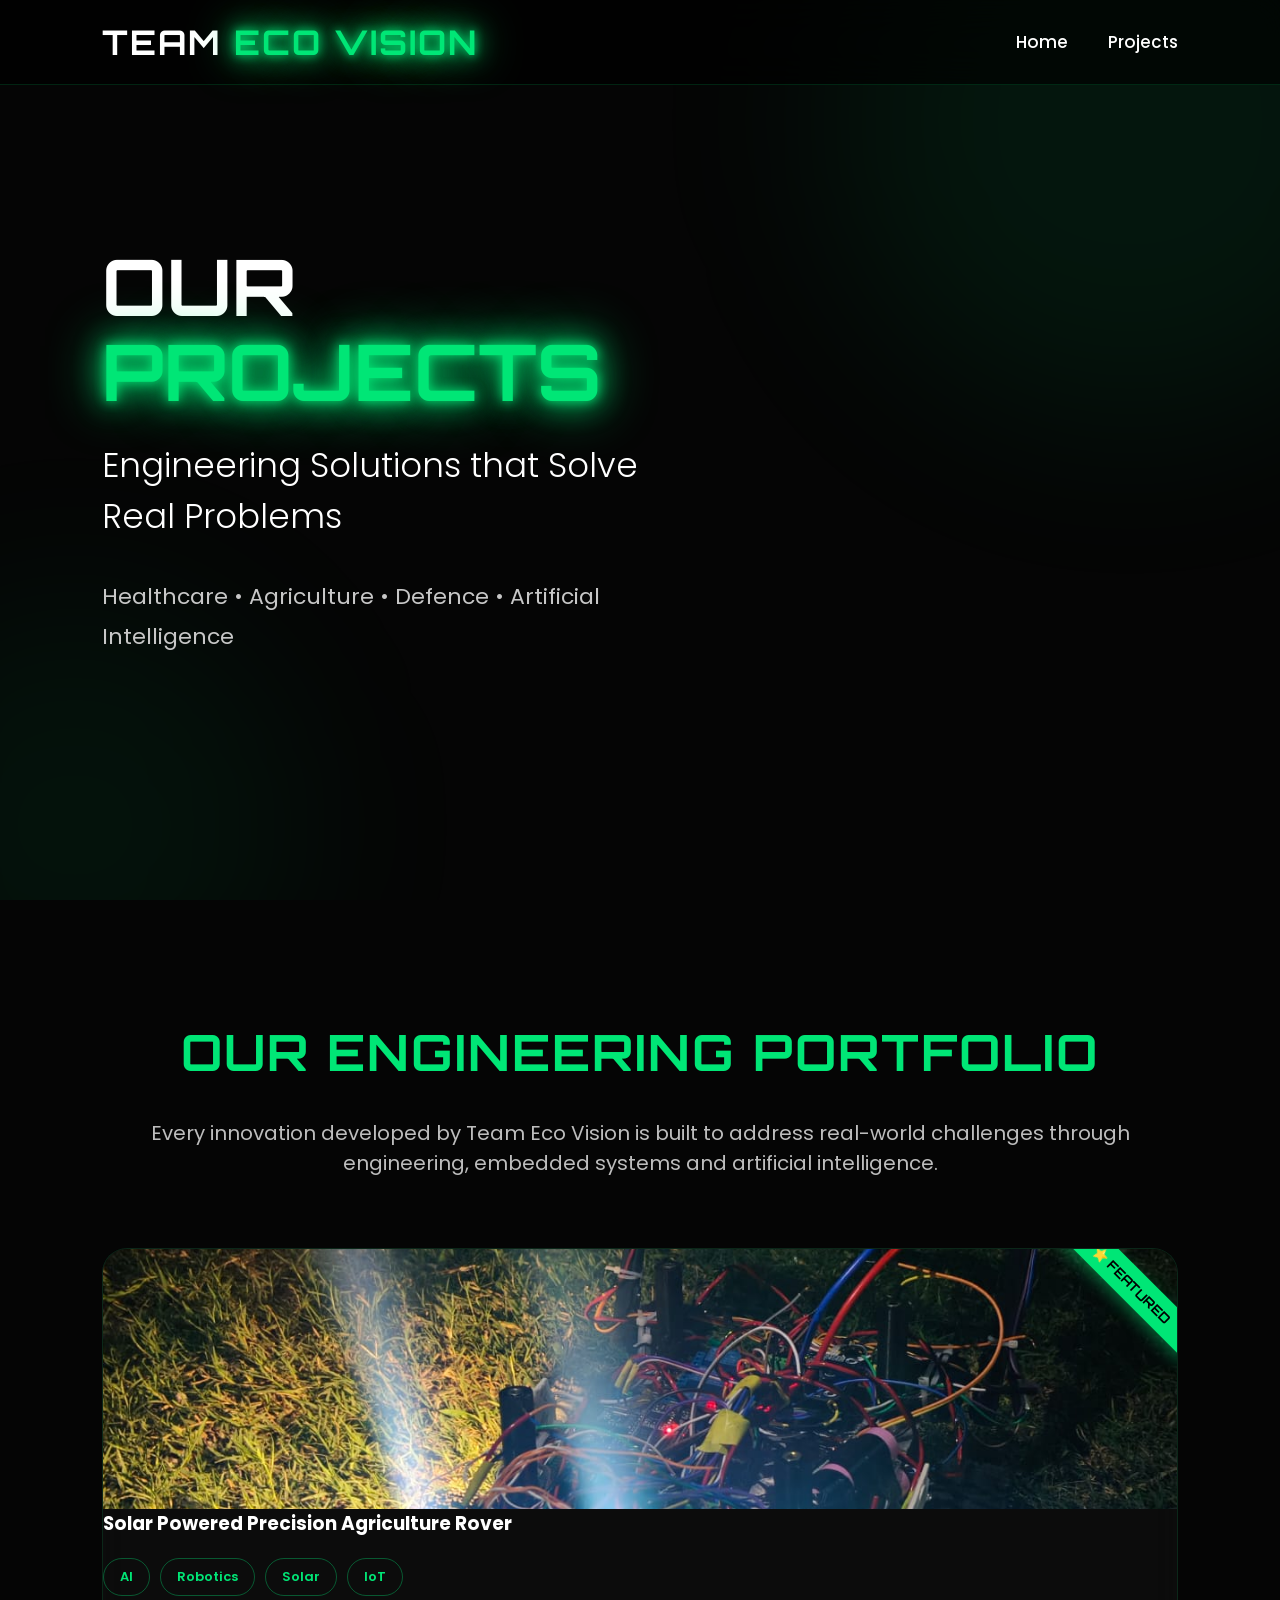
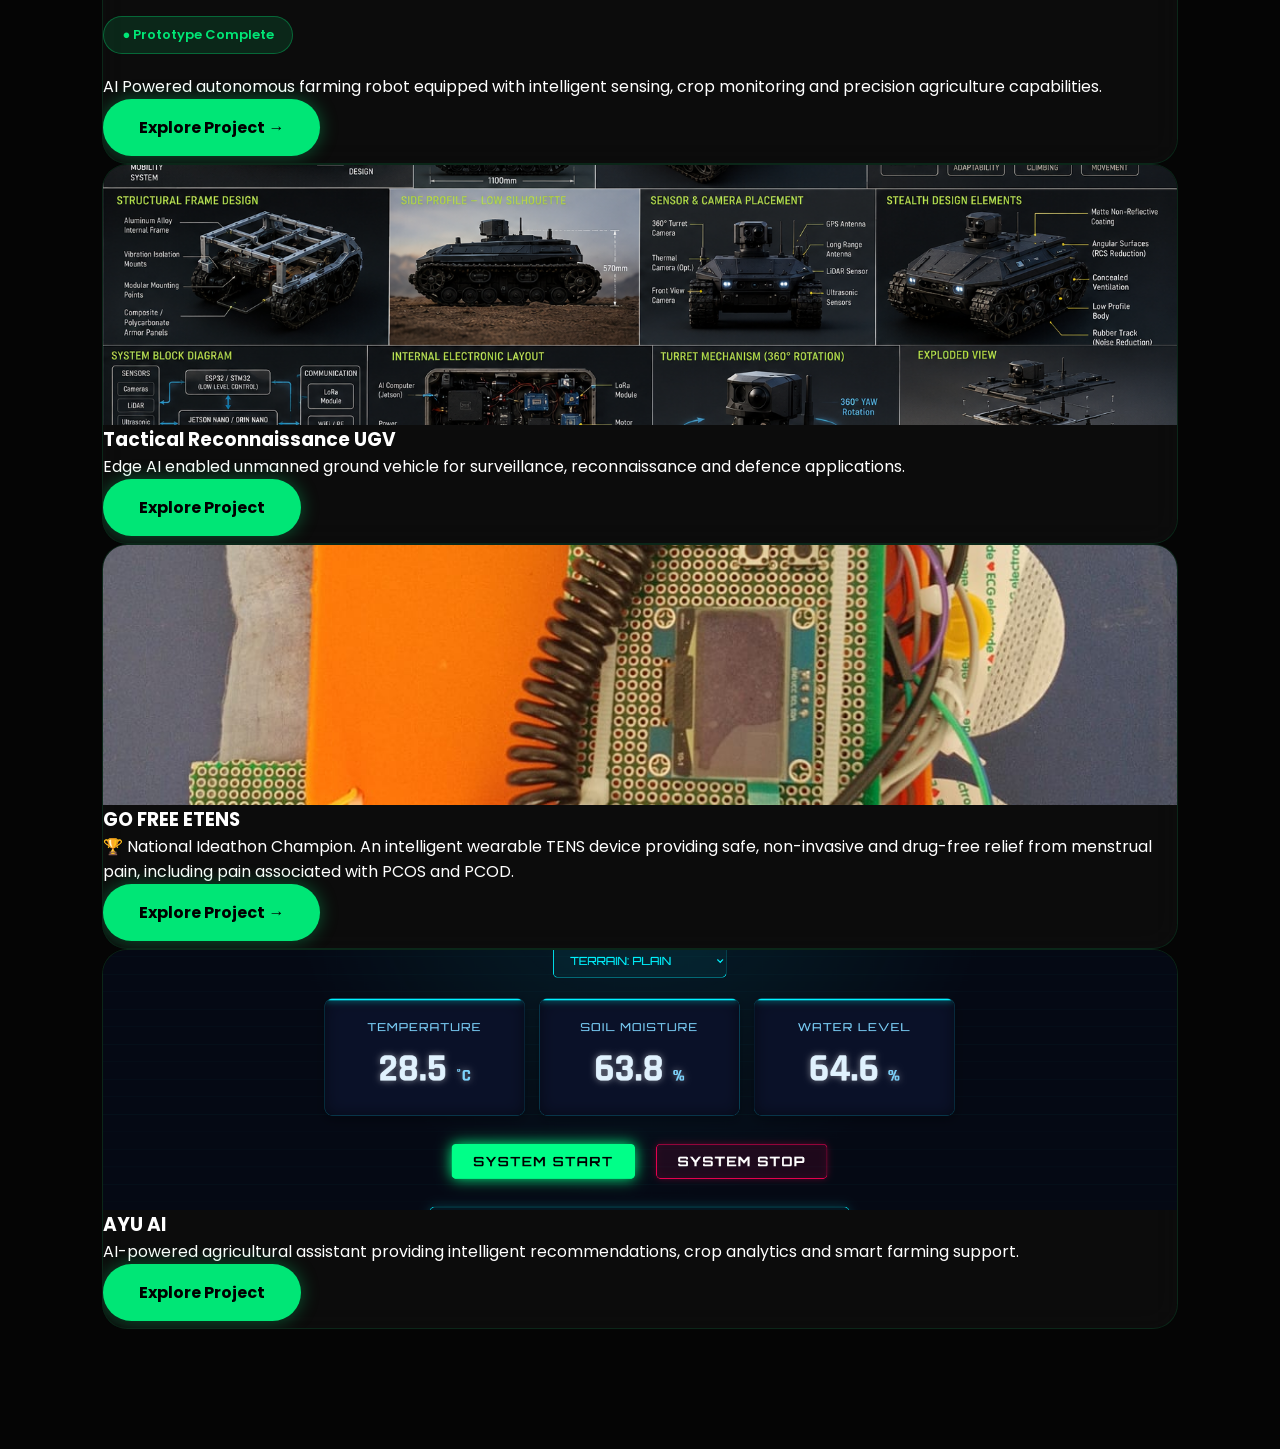
<file: projects.html>
<!DOCTYPE html>
<html lang="en">

<head>

<meta charset="UTF-8">

<meta name="viewport" content="width=device-width, initial-scale=1.0">

<title>Projects | Team Eco Vision</title>

<link rel="preconnect" href="https://fonts.googleapis.com">

<link href="https://fonts.googleapis.com/css2?family=Orbitron:wght@500;700;800&family=Poppins:wght@300;400;500;600;700&display=swap" rel="stylesheet">

<link rel="stylesheet"
href="https://cdnjs.cloudflare.com/ajax/libs/font-awesome/6.7.2/css/all.min.css">

<link rel="stylesheet" href="css/style.css">

</head>

<body>

<nav class="navbar">

<div class="logo">

TEAM <span>ECO VISION</span>

</div>

<ul class="nav-links">

<li><a href="index.html">Home</a></li>

<li><a href="projects.html">Projects</a></li>

</ul>

</nav>

<section class="hero">

<canvas id="particles"></canvas>

<div class="hero-content">

<h1>

OUR <span>PROJECTS</span>

</h1>

<h2>

Engineering Solutions that Solve Real Problems

</h2>

<p>

Healthcare • Agriculture • Defence • Artificial Intelligence

</p>

</div>

</section>
<section class="projects-page">

<h2 class="section-title">

OUR ENGINEERING PORTFOLIO

</h2>

<p class="section-subtitle">

Every innovation developed by Team Eco Vision is built to address real-world challenges through engineering, embedded systems and artificial intelligence.

</p>

<div class="projects-grid">

<!-- Agriculture -->

<div class="project-card featured-project">

    <div class="featured-badge">

        ⭐ FEATURED

    </div>

    <img src="assets/robots/agriculture-rover.jpeg"
         alt="Solar Powered Precision Agriculture Rover">

    <h3>

        Solar Powered Precision Agriculture Rover

    </h3>

    <div class="project-tags">

        <span>AI</span>

        <span>Robotics</span>

        <span>Solar</span>

        <span>IoT</span>

    </div>
    <div class="project-status">

    <span class="status-complete">

        ● Prototype Complete

    </span>

</div>

    <p>

        AI Powered autonomous farming robot equipped with intelligent sensing, crop monitoring and precision agriculture capabilities.

    </p>

    <a href="projects/agriculture-rover.html" class="btn">

        Explore Project →

    </a>

</div>

<!-- UGV -->

<div class="project-card">

<img src="assets/robots/tactical-ugv.jpeg">

<h3>

Tactical Reconnaissance UGV

</h3>

<p>

Edge AI enabled unmanned ground vehicle for surveillance, reconnaissance and defence applications.

</p>

<a href="projects/tactical-ugv.html"
class="btn">

Explore Project

</a>

</div>

<!-- ETENS -->

<div class="project-card">

    <img src="assets/robots/gofree-etens.jpeg"
         alt="GO FREE ETENS">

    <h3>

        GO FREE ETENS

    </h3>

    <p>

        🏆 National Ideathon Champion. An intelligent wearable TENS device providing safe, non-invasive and drug-free relief from menstrual pain, including pain associated with PCOS and PCOD.

    </p>

    <a href="projects/gofree-etens.html"
       class="btn">

        Explore Project →

    </a>

</div>

<!-- AYU AI -->

<div class="project-card">

<img src="assets/robots/ayu-ai.jpeg">

<h3>

AYU AI

</h3>

<p>

AI-powered agricultural assistant providing intelligent recommendations, crop analytics and smart farming support.

</p>

<a href="projects/ayu-ai.html"
class="btn">

Explore Project

</a>

</div>

</div>

</section>

<script src="js/script.js"></script>

</body>

</html>
</file>
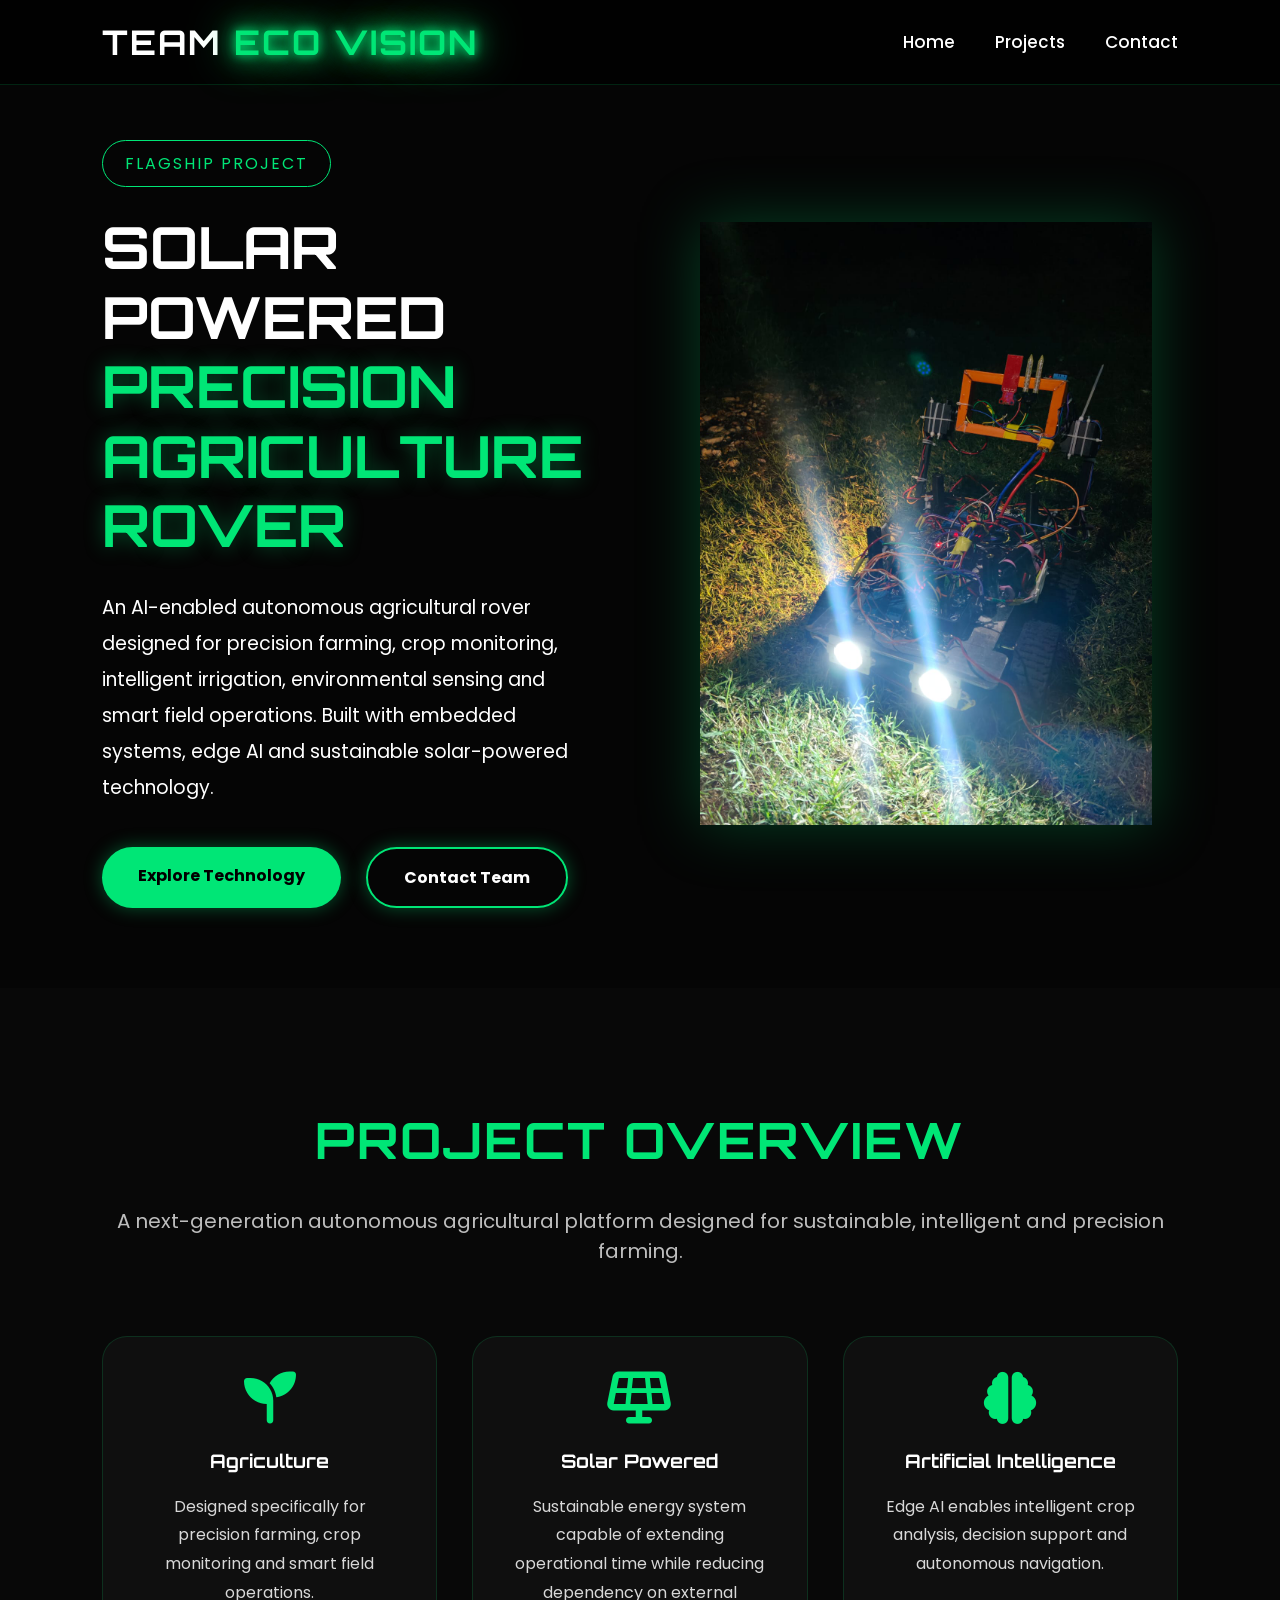
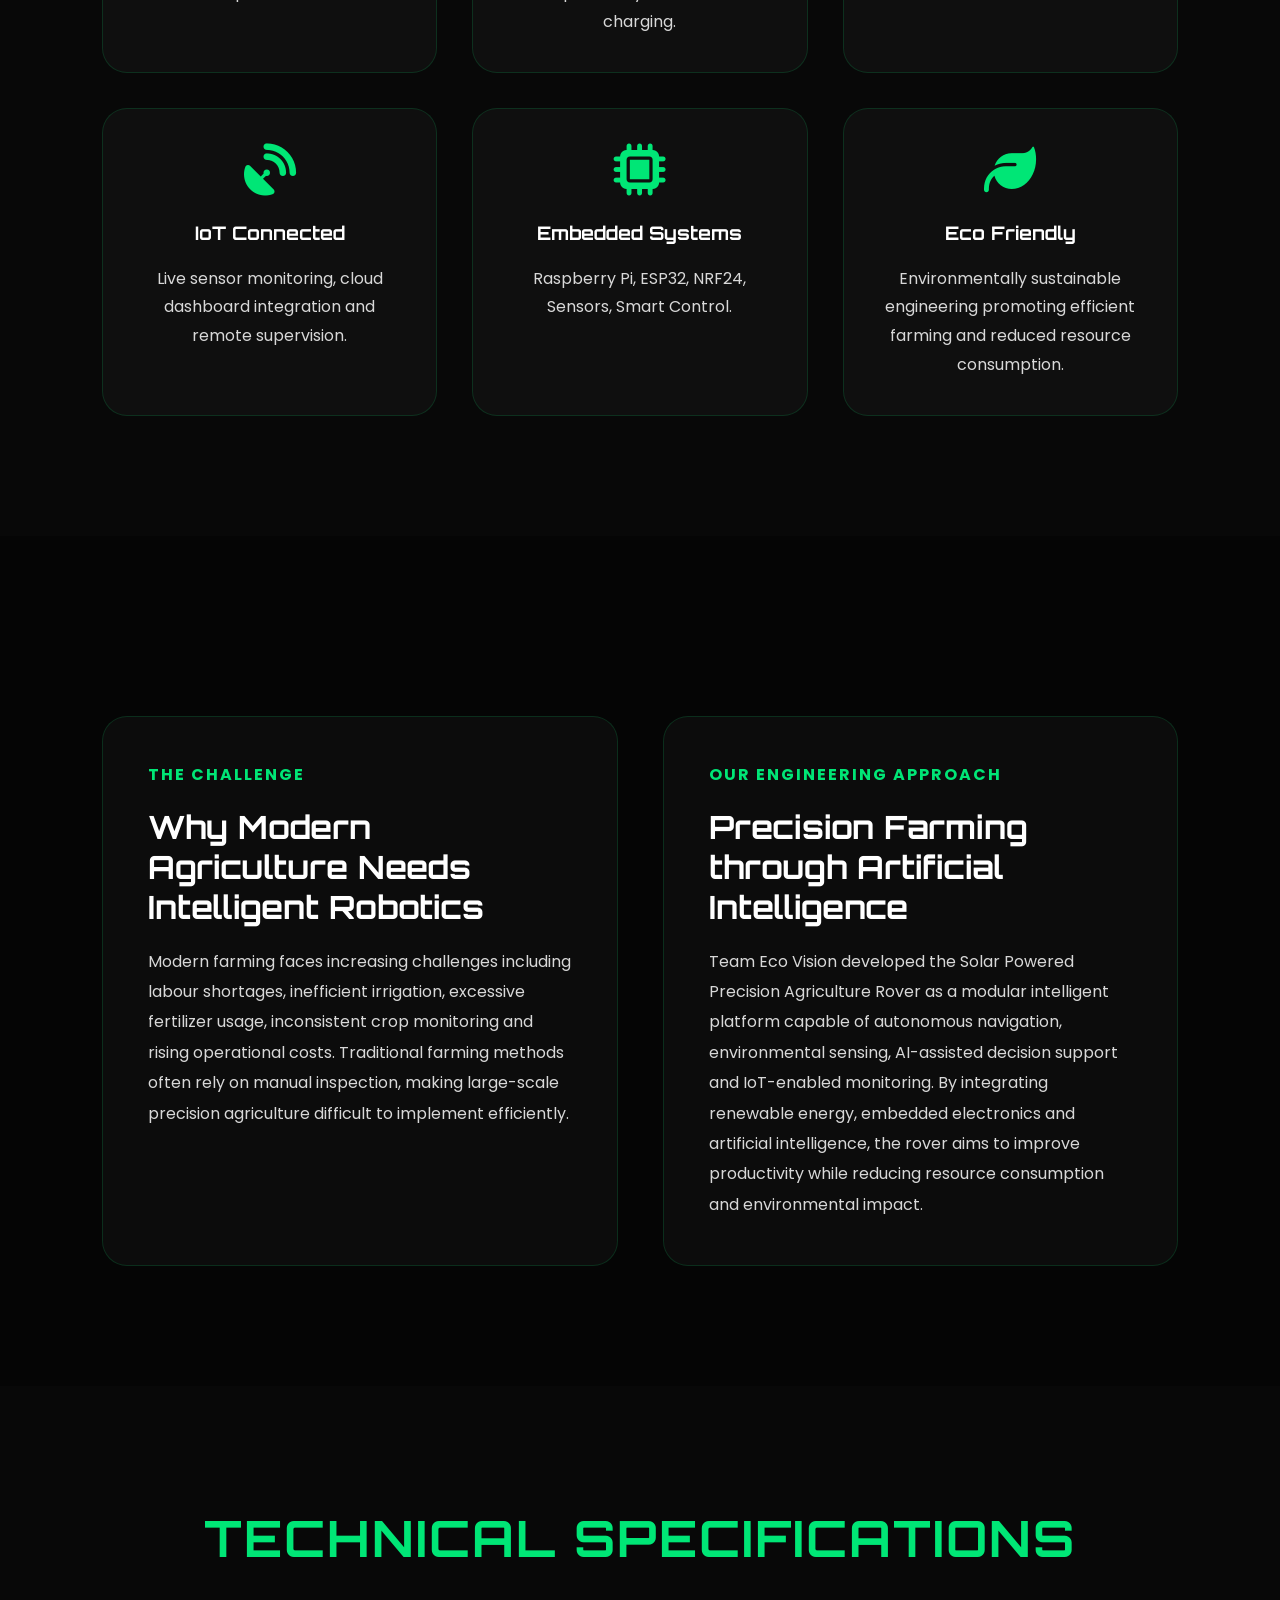
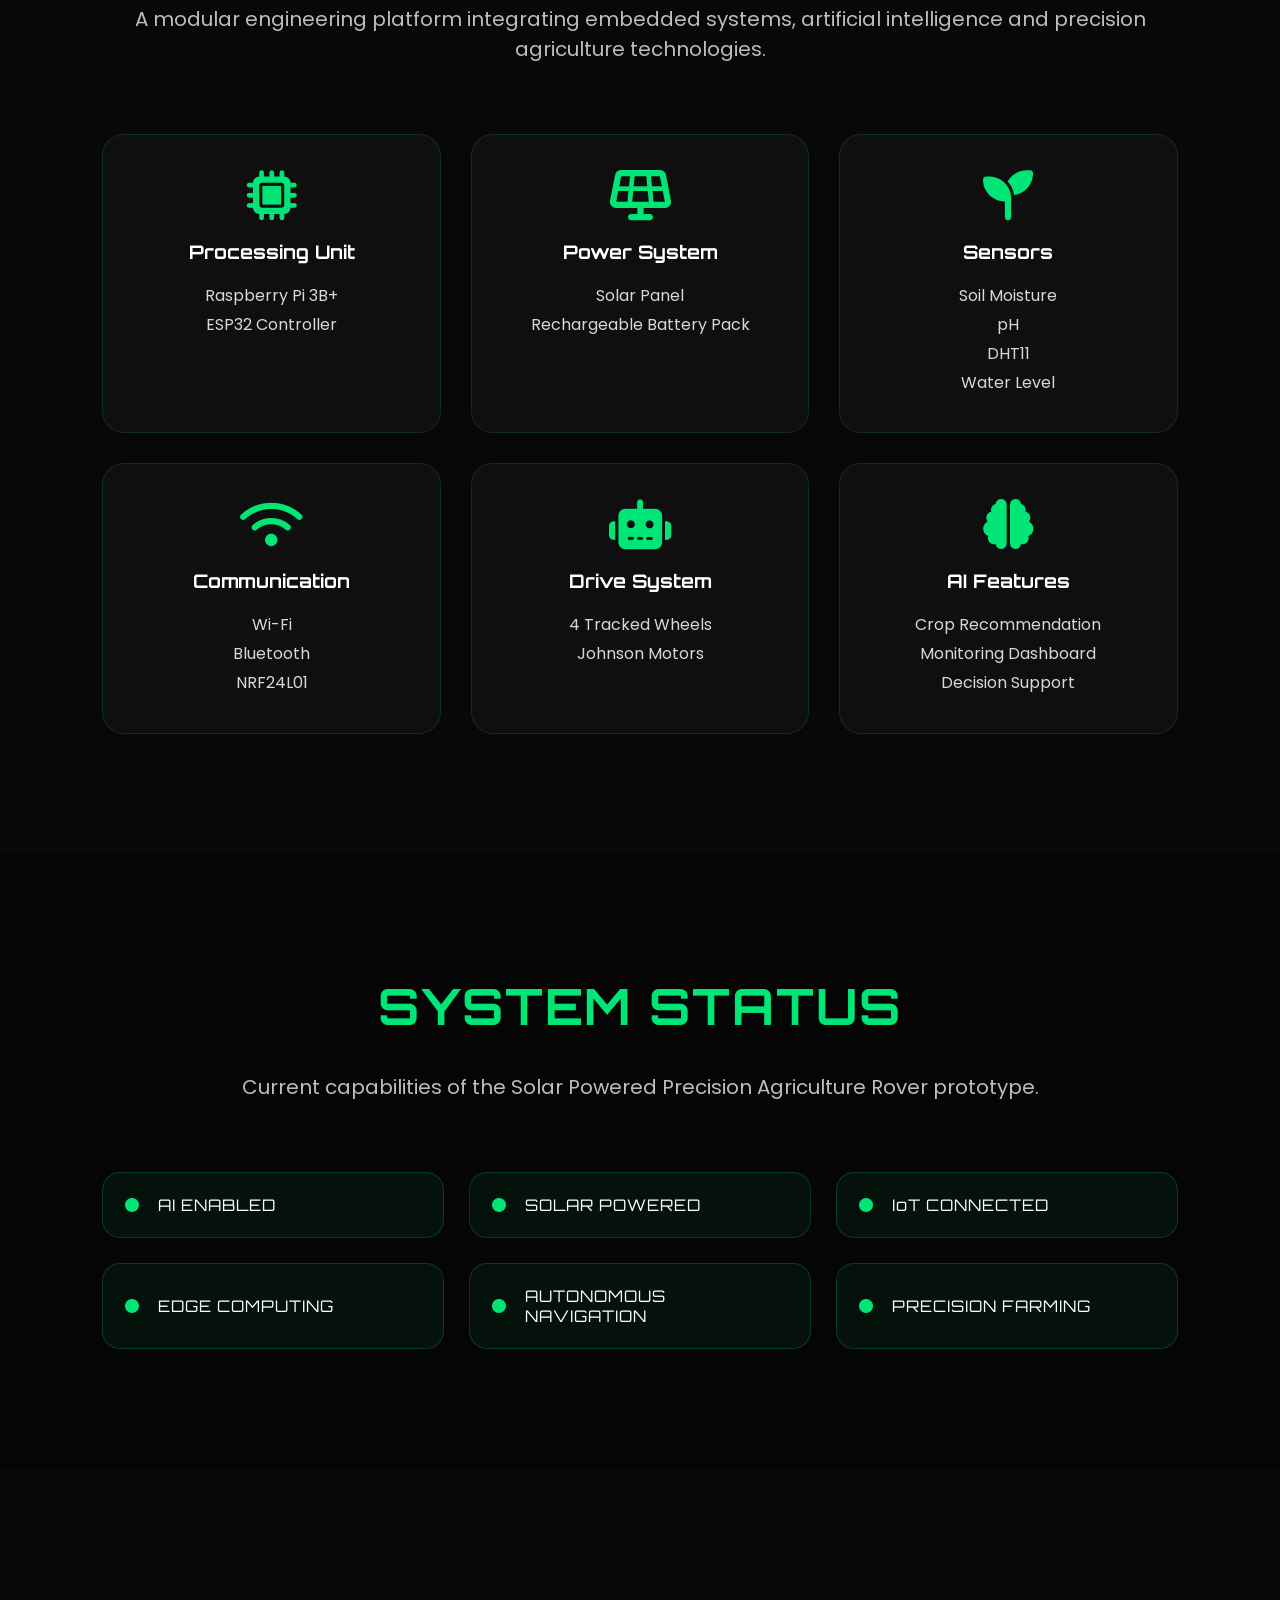
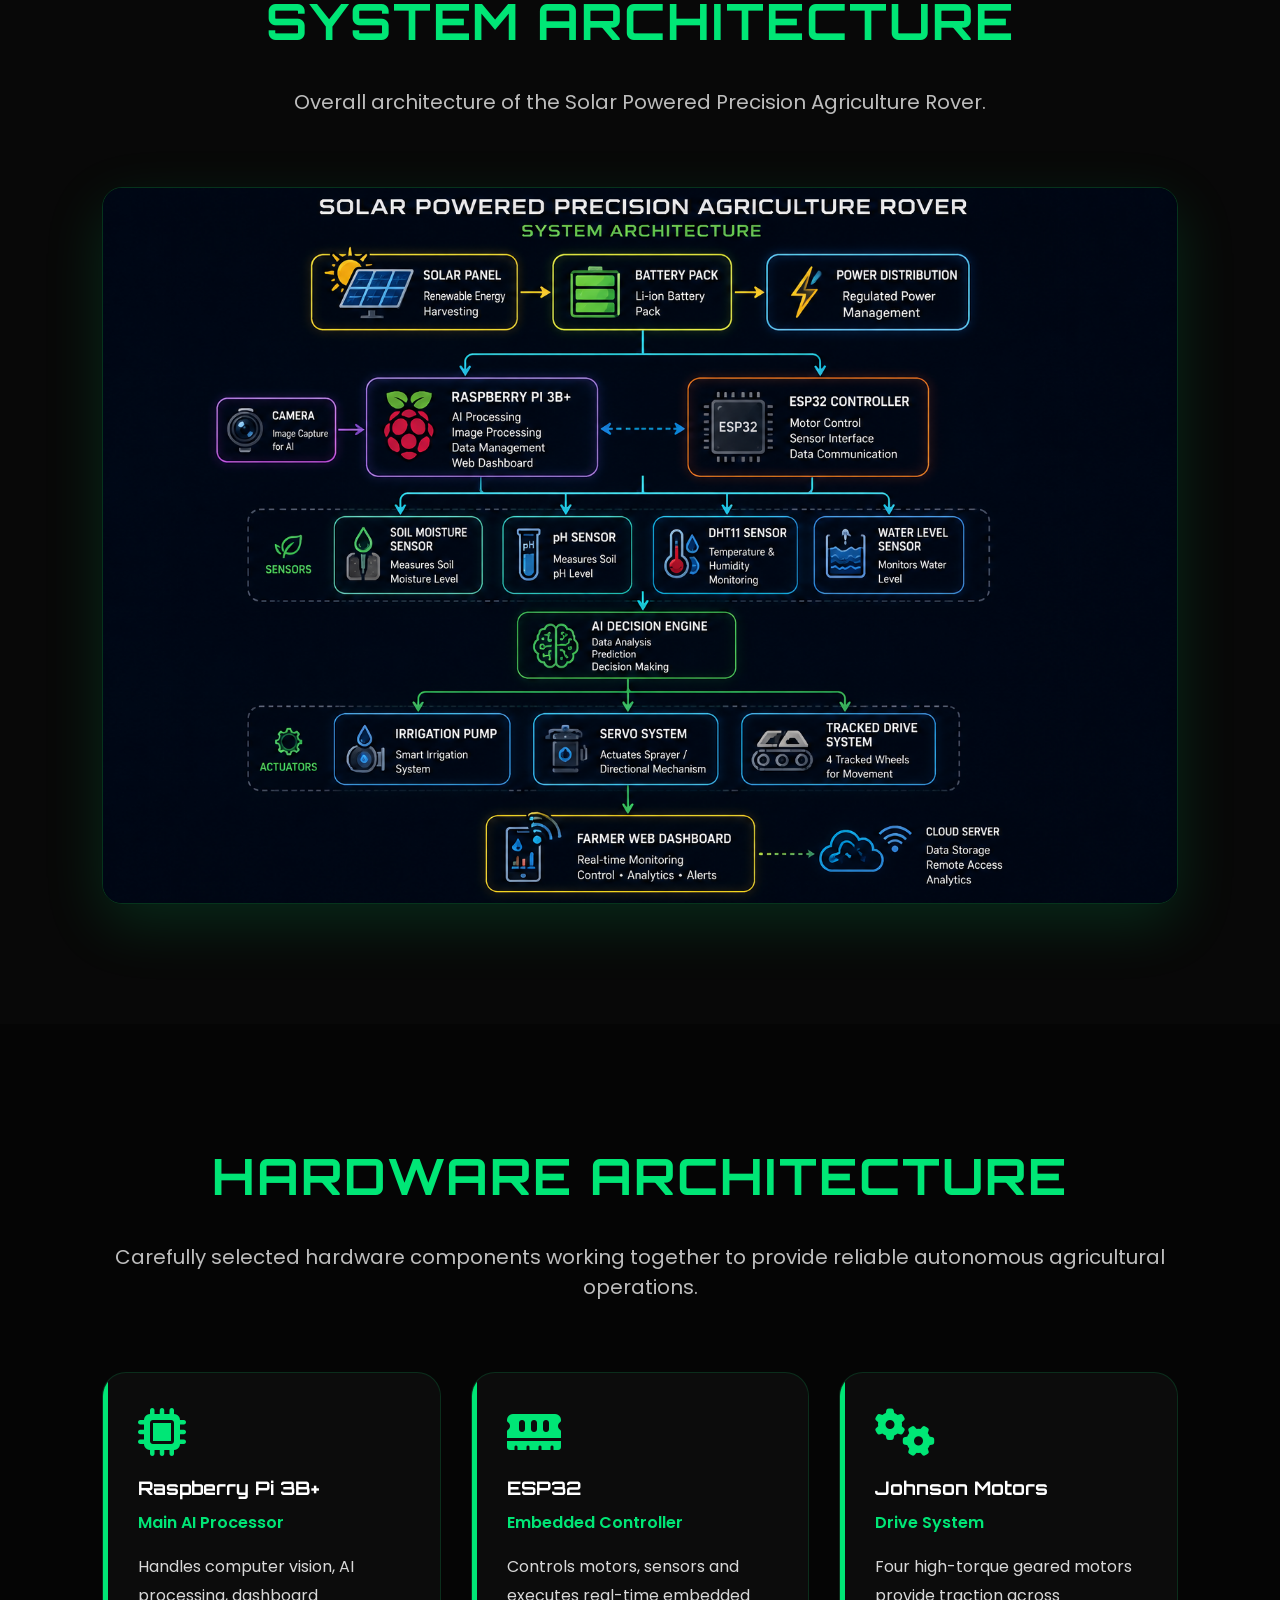
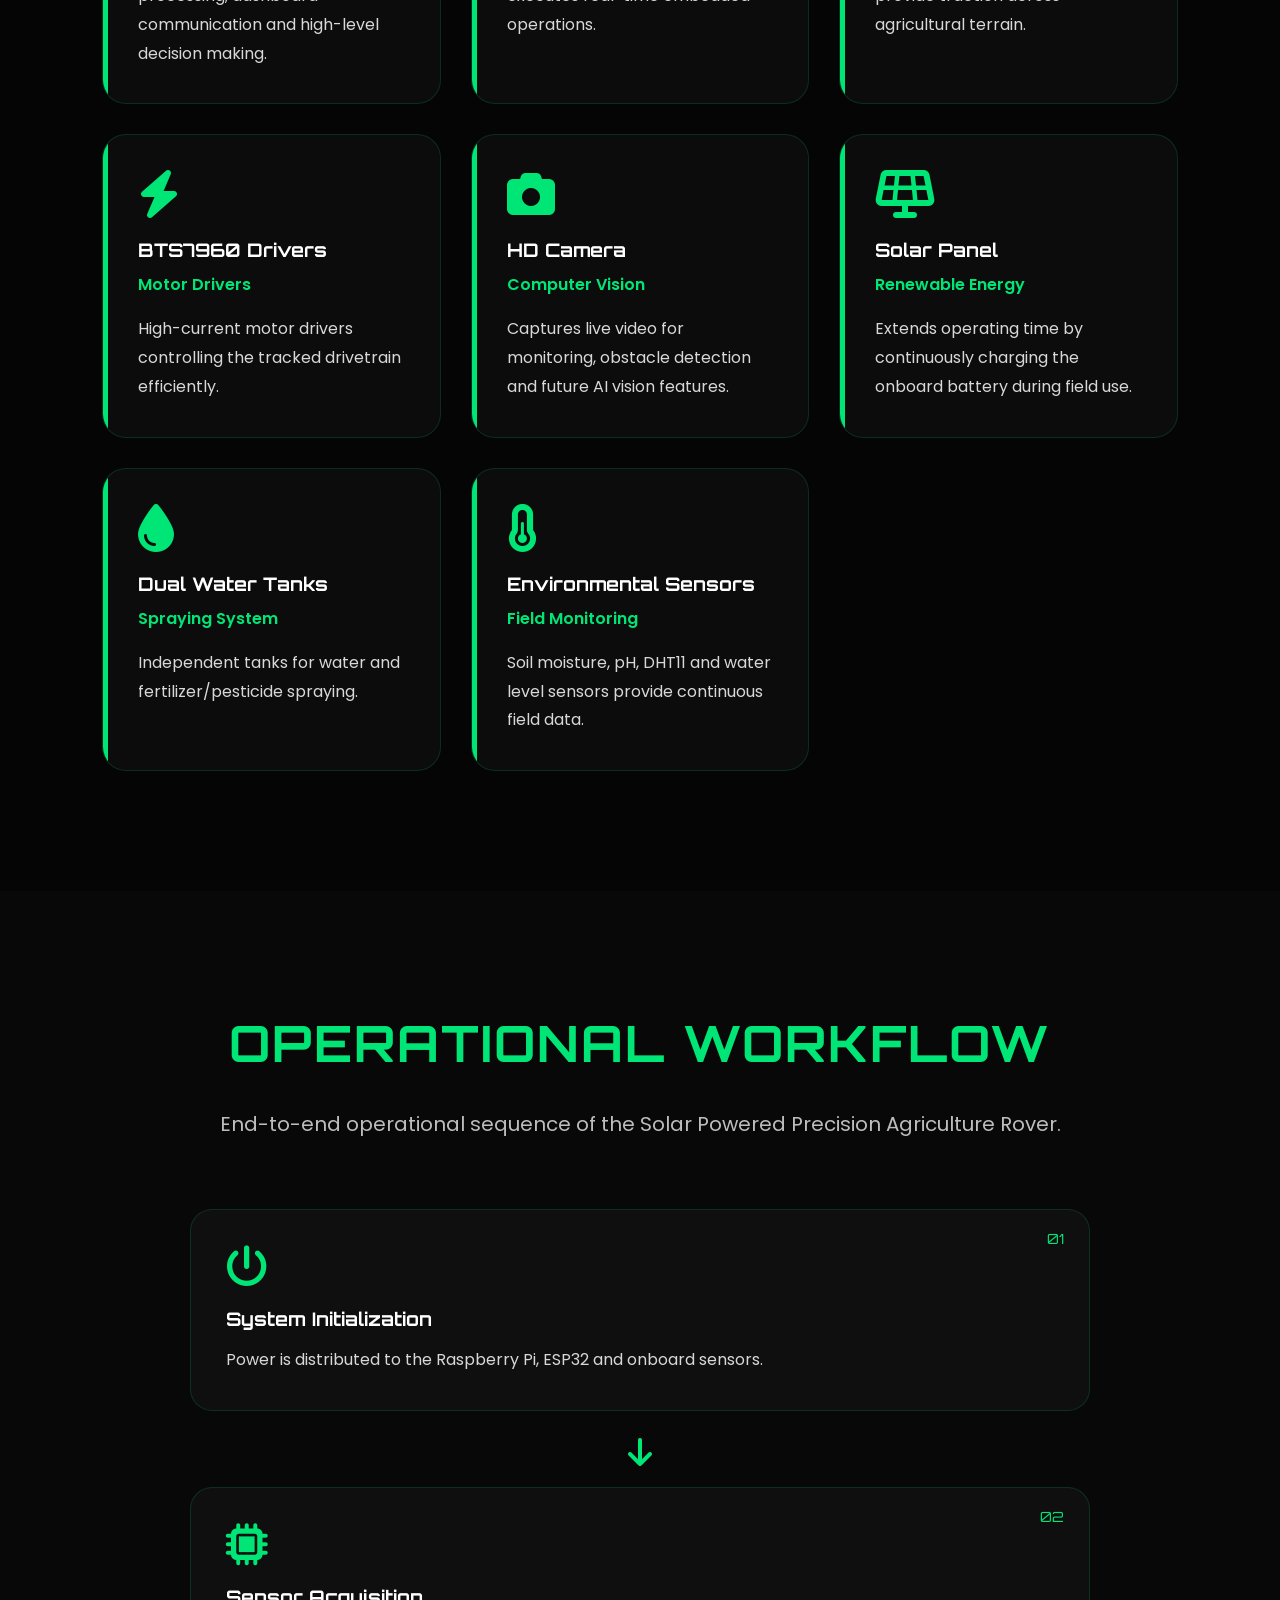
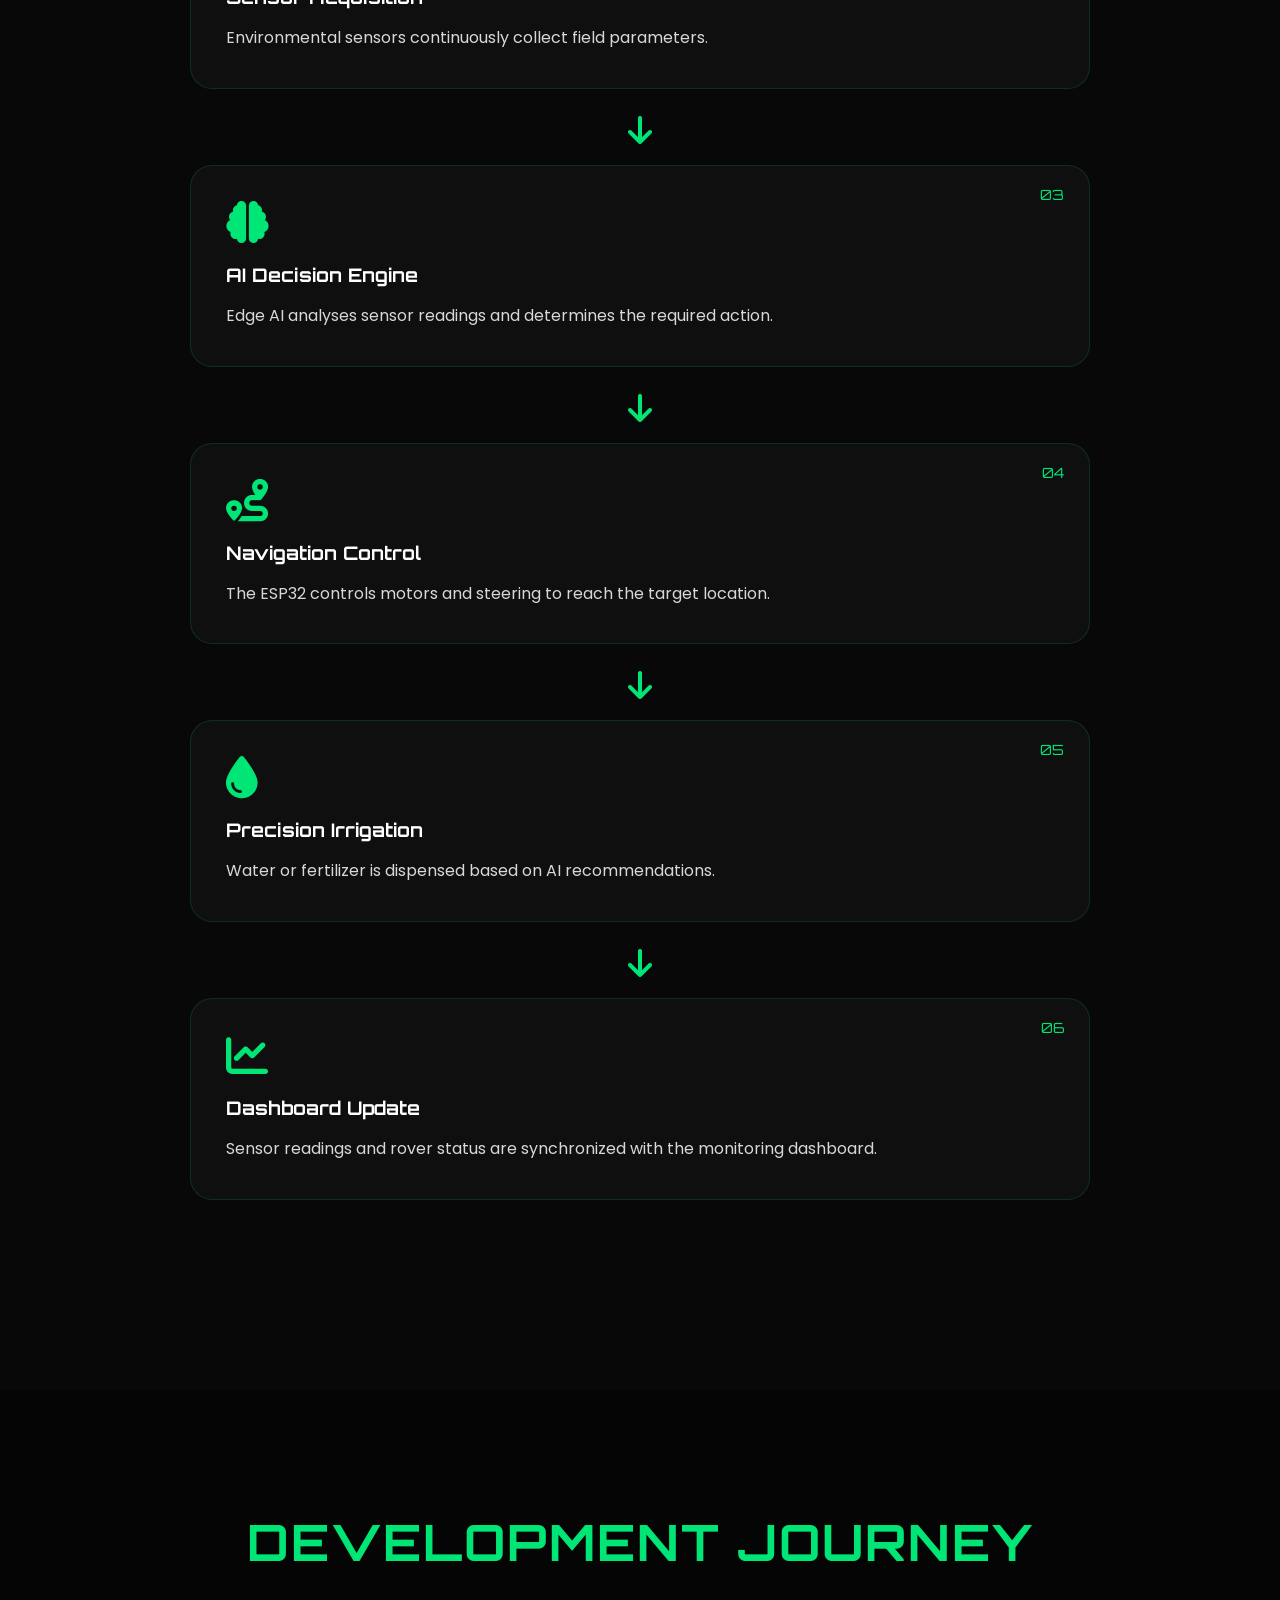
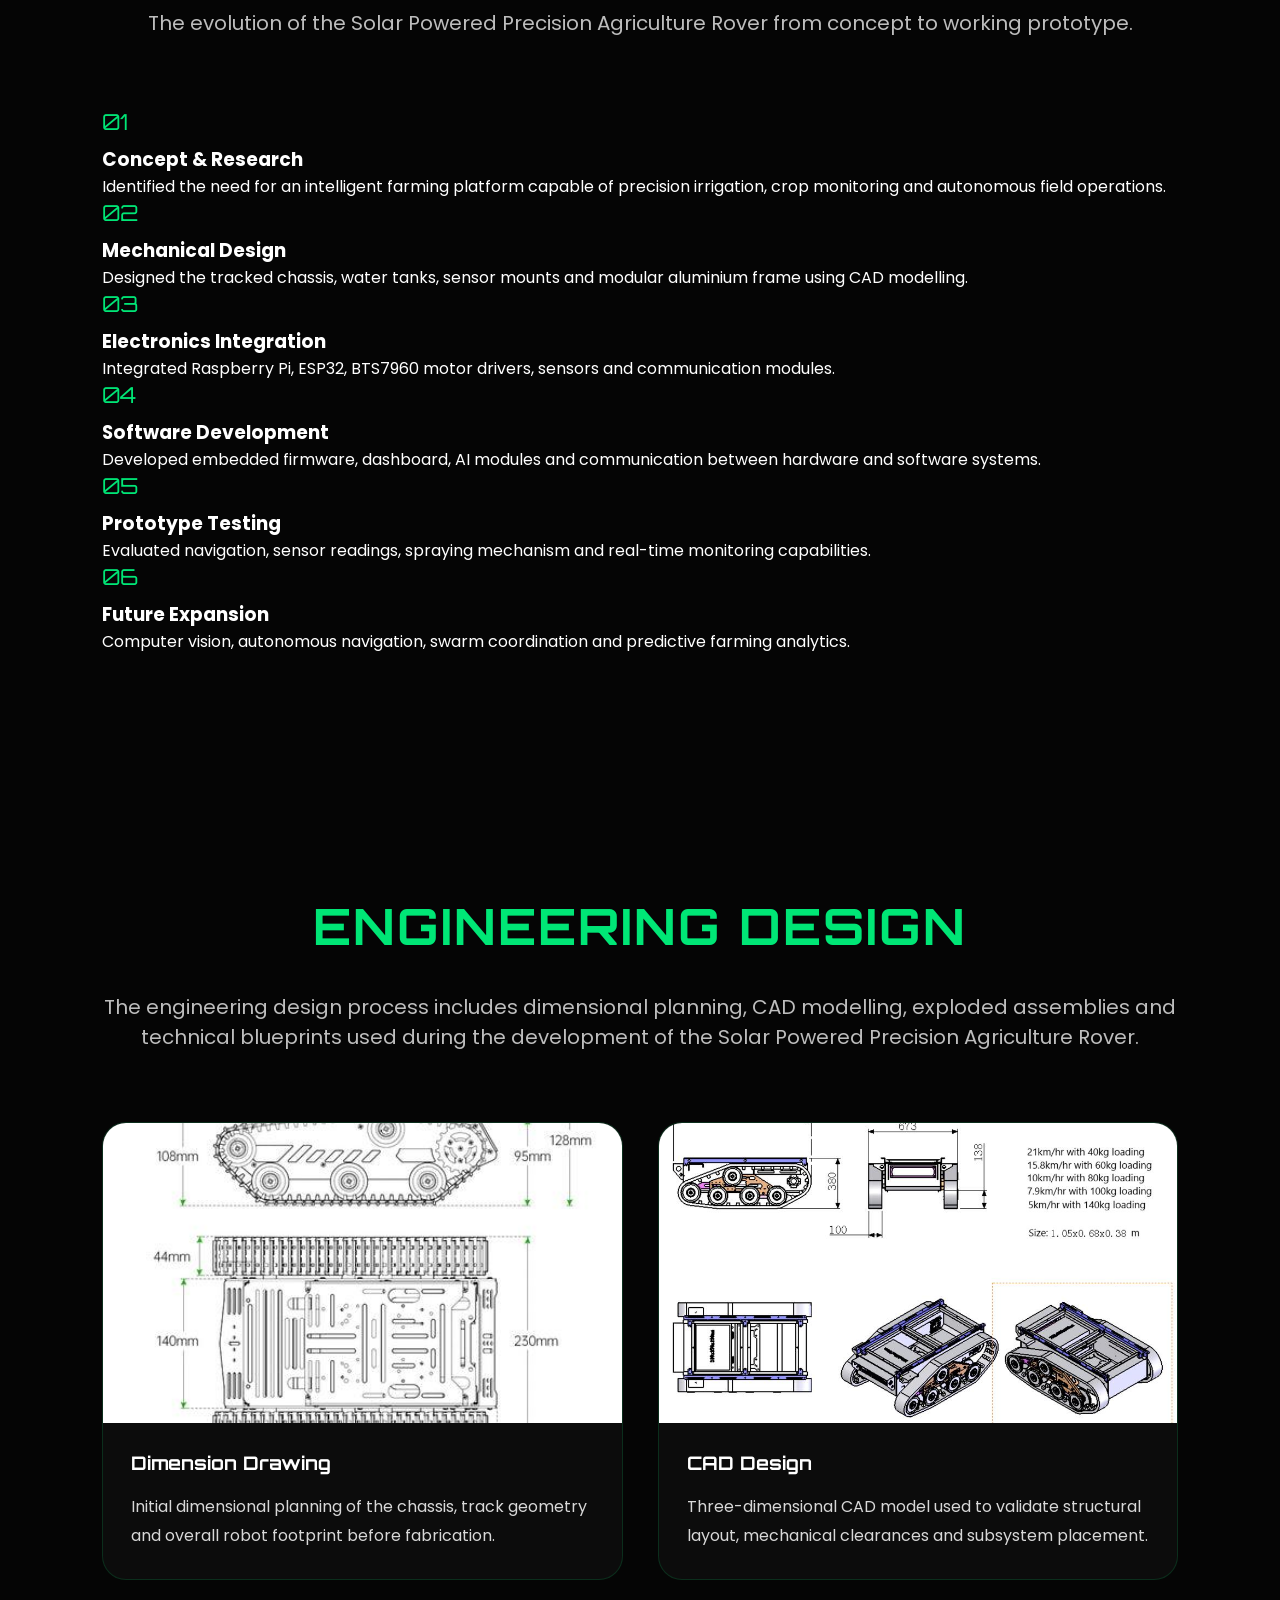
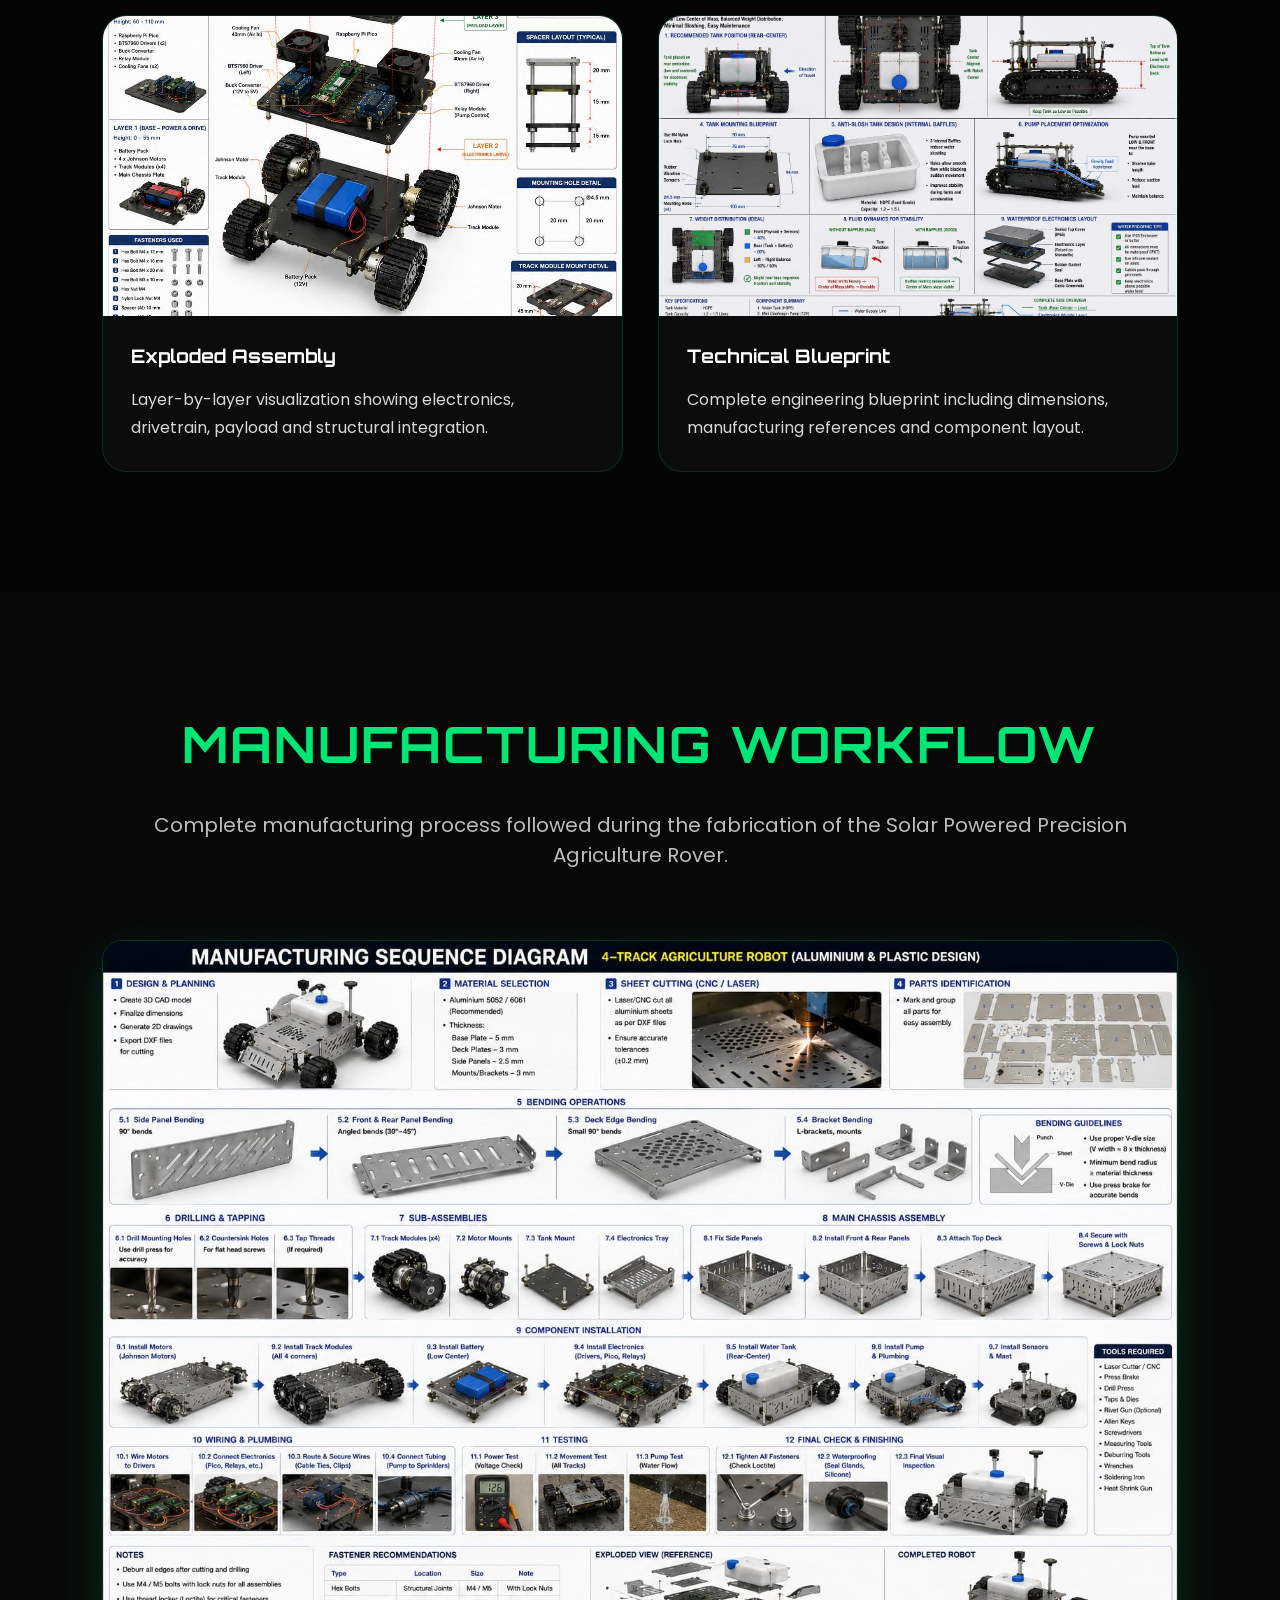
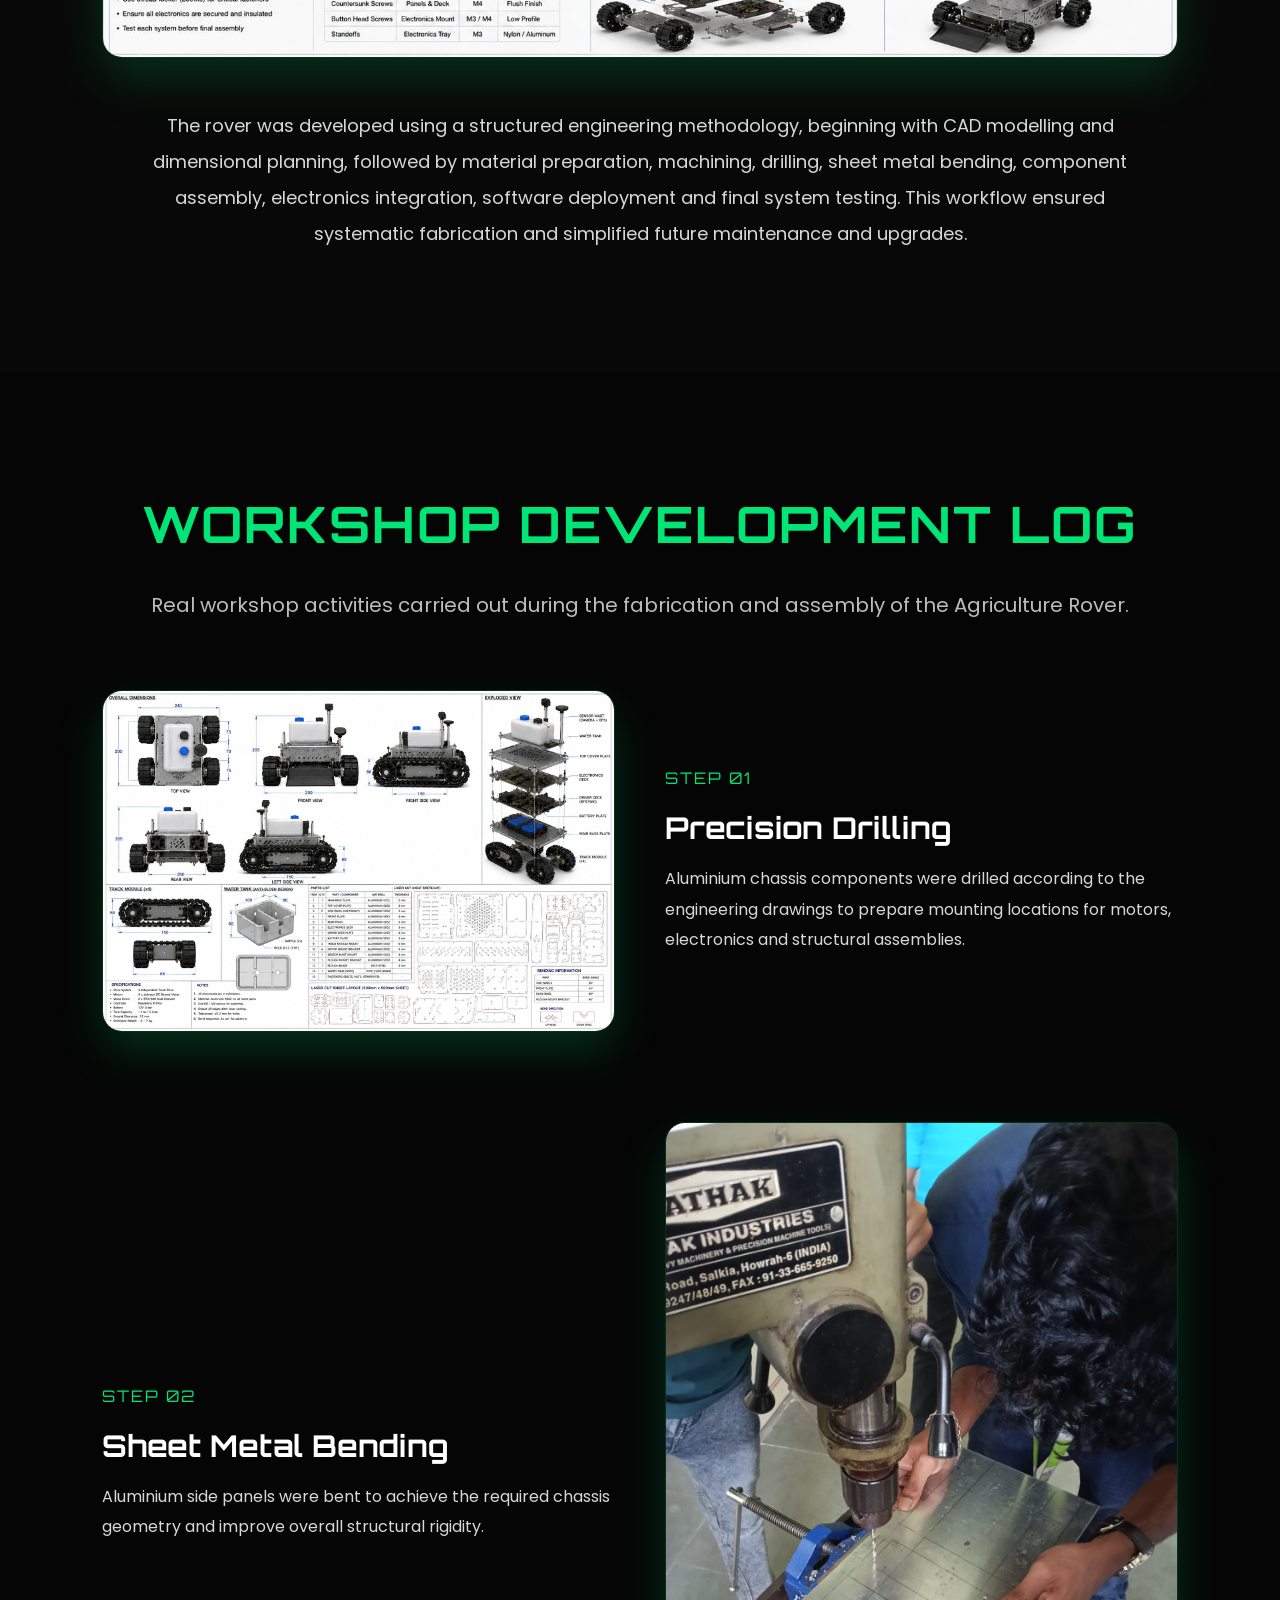
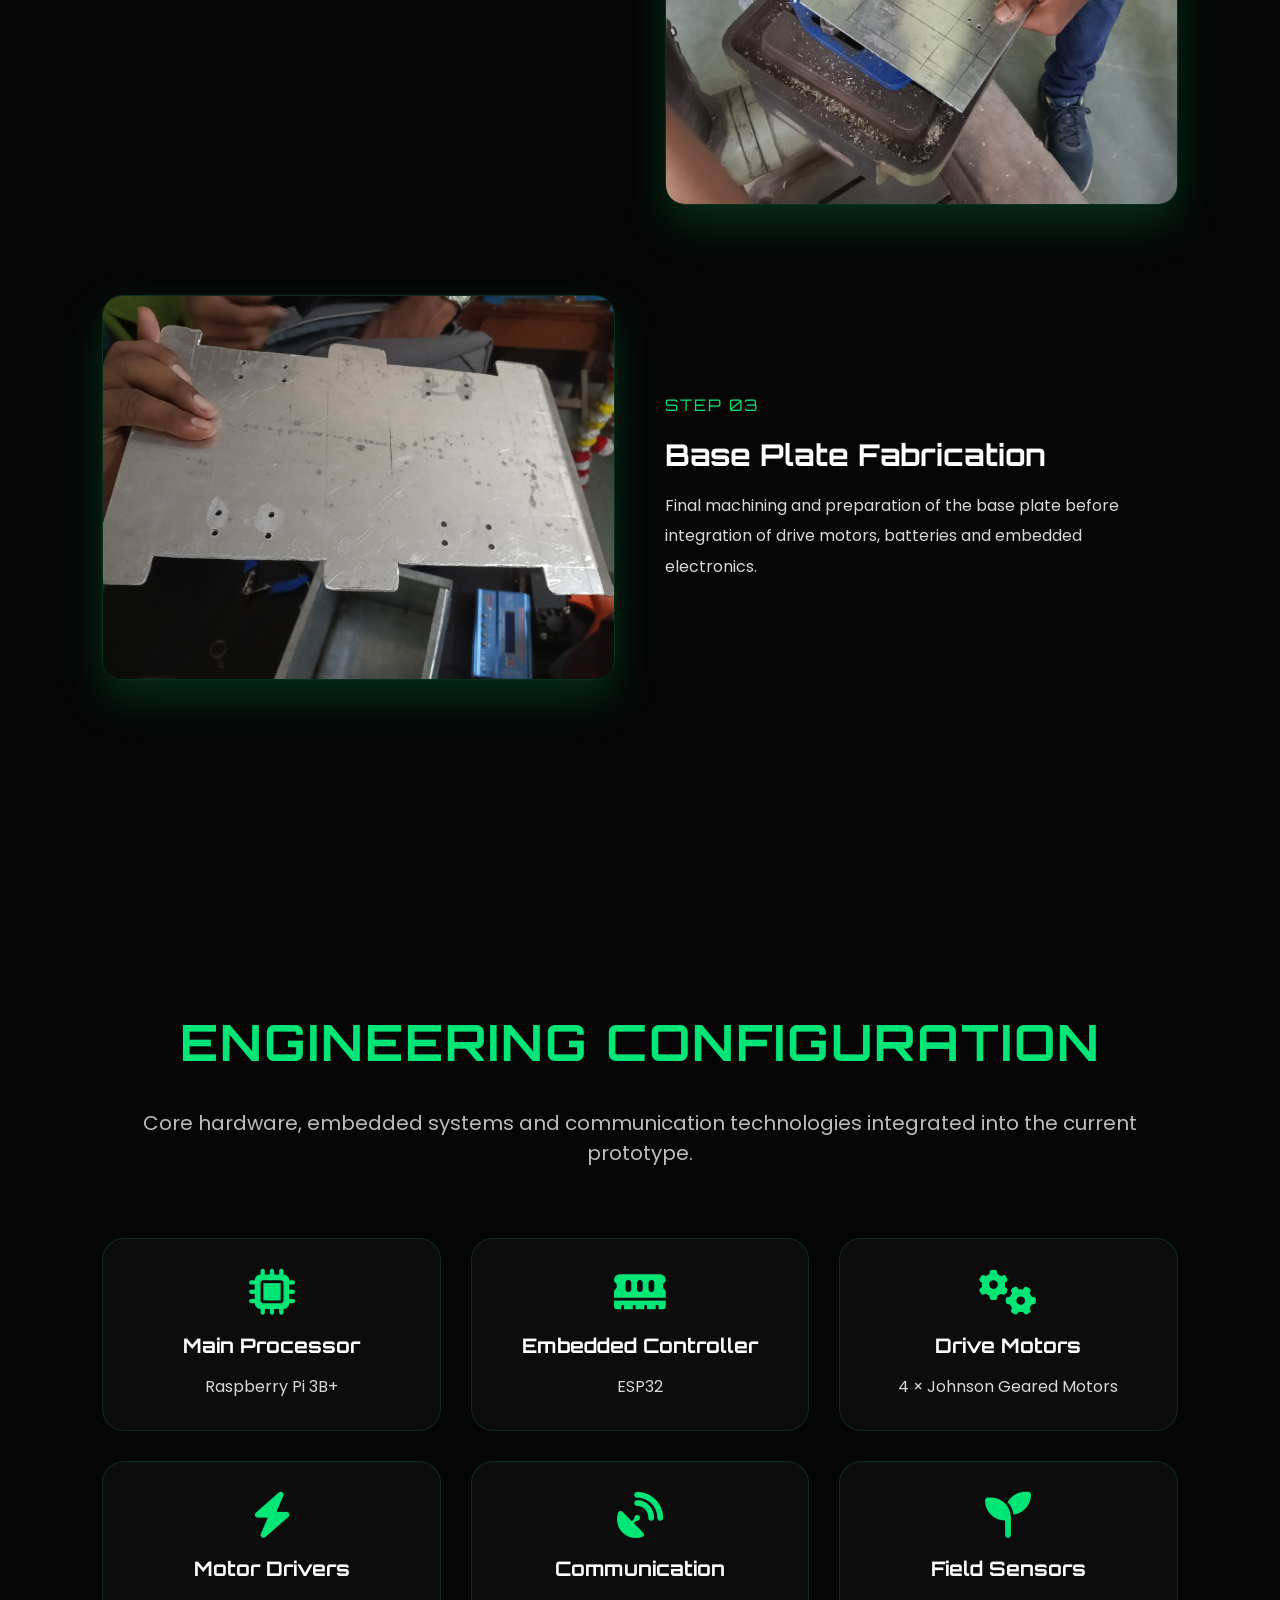
<file: projects/agriculture-rover.html>
<!DOCTYPE html>
<html lang="en">

<head>

    <meta charset="UTF-8">

    <meta name="viewport" content="width=device-width, initial-scale=1.0">

    <title>Solar Powered Precision Agriculture Rover | Team Eco Vision</title>

    <!-- Google Fonts -->
    <link href="https://fonts.googleapis.com/css2?family=Orbitron:wght@500;700;800&family=Poppins:wght@300;400;500;600;700&display=swap" rel="stylesheet">

    <!-- Font Awesome -->
    <link rel="stylesheet"
        href="https://cdnjs.cloudflare.com/ajax/libs/font-awesome/6.7.2/css/all.min.css">

    <link rel="stylesheet" href="../css/style.css">

</head>

<body>

<!--================ NAVBAR ================-->

<header>

    <nav class="navbar">

        <div class="logo">

            TEAM <span>ECO VISION</span>

        </div>

        <ul class="nav-links">

            <li><a href="../index.html">Home</a></li>
            <li><a href="../projects.html">Projects</a></li>
            <li><a href="../contact.html">Contact</a></li>

        </ul>

    </nav>

</header>

<!--================ HERO ================-->

<section class="project-hero">

    <div class="project-left">

        <span class="project-tag">

            FLAGSHIP PROJECT

        </span>

        <h1>

            SOLAR POWERED

            <span>PRECISION AGRICULTURE ROVER</span>

        </h1>

        <p>

            An AI-enabled autonomous agricultural rover designed for precision farming,
            crop monitoring, intelligent irrigation, environmental sensing and smart
            field operations. Built with embedded systems, edge AI and sustainable
            solar-powered technology.

        </p>

        <div class="project-buttons">

            <a href="#overview" class="btn">

                Explore Technology

            </a>

            <a href="../contact.html" class="btn btn2">

                Contact Team

            </a>

        </div>

    </div>

    <div class="project-right">

        <img src="../assets/robots/agriculture-rover.jpeg"
             alt="Agriculture Rover">

    </div>

</section>

<!-- PART 2 STARTS BELOW -->
 <!--================ OVERVIEW =================-->

<section class="overview" id="overview">

    <h2 class="section-title">

        PROJECT OVERVIEW

    </h2>

    <p class="section-subtitle">

        A next-generation autonomous agricultural platform designed for sustainable, intelligent and precision farming.

    </p>

    <div class="overview-grid">

        <div class="overview-card">

            <i class="fas fa-seedling"></i>

            <h3>Agriculture</h3>

            <p>

                Designed specifically for precision farming,
                crop monitoring and smart field operations.

            </p>

        </div>

        <div class="overview-card">

            <i class="fas fa-solar-panel"></i>

            <h3>Solar Powered</h3>

            <p>

                Sustainable energy system capable of extending
                operational time while reducing dependency
                on external charging.

            </p>

        </div>

        <div class="overview-card">

            <i class="fas fa-brain"></i>

            <h3>Artificial Intelligence</h3>

            <p>

                Edge AI enables intelligent crop analysis,
                decision support and autonomous navigation.

            </p>

        </div>

        <div class="overview-card">

            <i class="fas fa-satellite-dish"></i>

            <h3>IoT Connected</h3>

            <p>

                Live sensor monitoring,
                cloud dashboard integration
                and remote supervision.

            </p>

        </div>

        <div class="overview-card">

            <i class="fas fa-microchip"></i>

            <h3>Embedded Systems</h3>

            <p>

                Raspberry Pi,
                ESP32,
                NRF24,
                Sensors,
                Smart Control.

            </p>

        </div>

        <div class="overview-card">

            <i class="fas fa-leaf"></i>

            <h3>Eco Friendly</h3>

            <p>

                Environmentally sustainable engineering
                promoting efficient farming
                and reduced resource consumption.

            </p>

        </div>

    </div>

</section>
<!--================ MISSION =================-->

<section class="mission">

    <div class="mission-container">

        <div class="mission-box">

            <span class="mission-title">

                THE CHALLENGE

            </span>

            <h2>

                Why Modern Agriculture Needs Intelligent Robotics

            </h2>

            <p>

                Modern farming faces increasing challenges including labour shortages,
                inefficient irrigation, excessive fertilizer usage, inconsistent crop
                monitoring and rising operational costs. Traditional farming methods
                often rely on manual inspection, making large-scale precision
                agriculture difficult to implement efficiently.

            </p>

        </div>

        <div class="mission-box">

            <span class="mission-title">

                OUR ENGINEERING APPROACH

            </span>

            <h2>

                Precision Farming through Artificial Intelligence

            </h2>

            <p>

                Team Eco Vision developed the Solar Powered Precision Agriculture Rover
                as a modular intelligent platform capable of autonomous navigation,
                environmental sensing, AI-assisted decision support and IoT-enabled
                monitoring. By integrating renewable energy, embedded electronics and
                artificial intelligence, the rover aims to improve productivity while
                reducing resource consumption and environmental impact.

            </p>

        </div>

    </div>

</section>
<!--================ TECHNICAL SPECIFICATIONS ================-->

<section class="specifications">

    <h2 class="section-title">

        TECHNICAL SPECIFICATIONS

    </h2>

    <p class="section-subtitle">

        A modular engineering platform integrating embedded systems, artificial intelligence and precision agriculture technologies.

    </p>

    <div class="spec-grid">

        <div class="spec-card">
            <i class="fas fa-microchip"></i>
            <h3>Processing Unit</h3>
            <p>Raspberry Pi 3B+<br>ESP32 Controller</p>
        </div>

        <div class="spec-card">
            <i class="fas fa-solar-panel"></i>
            <h3>Power System</h3>
            <p>Solar Panel<br>Rechargeable Battery Pack</p>
        </div>

        <div class="spec-card">
            <i class="fas fa-seedling"></i>
            <h3>Sensors</h3>
            <p>Soil Moisture<br>pH<br>DHT11<br>Water Level</p>
        </div>

        <div class="spec-card">
            <i class="fas fa-wifi"></i>
            <h3>Communication</h3>
            <p>Wi-Fi<br>Bluetooth<br>NRF24L01</p>
        </div>

        <div class="spec-card">
            <i class="fas fa-robot"></i>
            <h3>Drive System</h3>
            <p>4 Tracked Wheels<br>Johnson Motors</p>
        </div>

        <div class="spec-card">
            <i class="fas fa-brain"></i>
            <h3>AI Features</h3>
            <p>Crop Recommendation<br>Monitoring Dashboard<br>Decision Support</p>
        </div>

    </div>

</section>
<!--================ SYSTEM STATUS =================-->

<section class="system-status">

    <h2 class="section-title">

        SYSTEM STATUS

    </h2>

    <p class="section-subtitle">

        Current capabilities of the Solar Powered Precision Agriculture Rover prototype.

    </p>

    <div class="status-grid">

        <div class="status-item">

            <i class="fas fa-circle"></i>

            AI ENABLED

        </div>

        <div class="status-item">

            <i class="fas fa-circle"></i>

            SOLAR POWERED

        </div>

        <div class="status-item">

            <i class="fas fa-circle"></i>

            IoT CONNECTED

        </div>

        <div class="status-item">

            <i class="fas fa-circle"></i>

            EDGE COMPUTING

        </div>

        <div class="status-item">

            <i class="fas fa-circle"></i>

            AUTONOMOUS NAVIGATION

        </div>

        <div class="status-item">

            <i class="fas fa-circle"></i>

            PRECISION FARMING

        </div>

    </div>

</section>
<!--================ SYSTEM ARCHITECTURE =================-->

<section class="architecture">

    <h2 class="section-title">

        SYSTEM ARCHITECTURE

    </h2>

    <p class="section-subtitle">

        Overall architecture of the Solar Powered Precision Agriculture Rover.

    </p>

    <div class="architecture-image">

        <img src="../assets/diagrams/agriculture-system-architecture.png"
             alt="Agriculture Rover System Architecture">

    </div>

</section>
<!--================ HARDWARE ARCHITECTURE =================-->

<section class="hardware">

    <h2 class="section-title">

        HARDWARE ARCHITECTURE

    </h2>

    <p class="section-subtitle">

        Carefully selected hardware components working together to provide reliable autonomous agricultural operations.

    </p>

    <div class="hardware-grid">

        <div class="hardware-card">
            <i class="fas fa-microchip"></i>
            <h3>Raspberry Pi 3B+</h3>
            <span>Main AI Processor</span>
            <p>
                Handles computer vision, AI processing, dashboard communication and high-level decision making.
            </p>
        </div>

        <div class="hardware-card">
            <i class="fas fa-memory"></i>
            <h3>ESP32</h3>
            <span>Embedded Controller</span>
            <p>
                Controls motors, sensors and executes real-time embedded operations.
            </p>
        </div>

        <div class="hardware-card">
            <i class="fas fa-cogs"></i>
            <h3>Johnson Motors</h3>
            <span>Drive System</span>
            <p>
                Four high-torque geared motors provide traction across agricultural terrain.
            </p>
        </div>

        <div class="hardware-card">
            <i class="fas fa-bolt"></i>
            <h3>BTS7960 Drivers</h3>
            <span>Motor Drivers</span>
            <p>
                High-current motor drivers controlling the tracked drivetrain efficiently.
            </p>
        </div>

        <div class="hardware-card">
            <i class="fas fa-camera"></i>
            <h3>HD Camera</h3>
            <span>Computer Vision</span>
            <p>
                Captures live video for monitoring, obstacle detection and future AI vision features.
            </p>
        </div>

        <div class="hardware-card">
            <i class="fas fa-solar-panel"></i>
            <h3>Solar Panel</h3>
            <span>Renewable Energy</span>
            <p>
                Extends operating time by continuously charging the onboard battery during field use.
            </p>
        </div>

        <div class="hardware-card">
            <i class="fas fa-tint"></i>
            <h3>Dual Water Tanks</h3>
            <span>Spraying System</span>
            <p>
                Independent tanks for water and fertilizer/pesticide spraying.
            </p>
        </div>

        <div class="hardware-card">
            <i class="fas fa-thermometer-half"></i>
            <h3>Environmental Sensors</h3>
            <span>Field Monitoring</span>
            <p>
                Soil moisture, pH, DHT11 and water level sensors provide continuous field data.
            </p>
        </div>

    </div>

</section>
<!--================ OPERATIONAL WORKFLOW =================-->

<section class="workflow">

    <h2 class="section-title">

        OPERATIONAL WORKFLOW

    </h2>

    <p class="section-subtitle">

        End-to-end operational sequence of the Solar Powered Precision Agriculture Rover.

    </p>

    <div class="workflow-container">

        <div class="workflow-step">
            <div class="step-number">01</div>
            <i class="fas fa-power-off"></i>
            <h3>System Initialization</h3>
            <p>Power is distributed to the Raspberry Pi, ESP32 and onboard sensors.</p>
        </div>

        <div class="workflow-arrow">
            <i class="fas fa-arrow-down"></i>
        </div>

        <div class="workflow-step">
            <div class="step-number">02</div>
            <i class="fas fa-microchip"></i>
            <h3>Sensor Acquisition</h3>
            <p>Environmental sensors continuously collect field parameters.</p>
        </div>

        <div class="workflow-arrow">
            <i class="fas fa-arrow-down"></i>
        </div>

        <div class="workflow-step">
            <div class="step-number">03</div>
            <i class="fas fa-brain"></i>
            <h3>AI Decision Engine</h3>
            <p>Edge AI analyses sensor readings and determines the required action.</p>
        </div>

        <div class="workflow-arrow">
            <i class="fas fa-arrow-down"></i>
        </div>

        <div class="workflow-step">
            <div class="step-number">04</div>
            <i class="fas fa-route"></i>
            <h3>Navigation Control</h3>
            <p>The ESP32 controls motors and steering to reach the target location.</p>
        </div>

        <div class="workflow-arrow">
            <i class="fas fa-arrow-down"></i>
        </div>

        <div class="workflow-step">
            <div class="step-number">05</div>
            <i class="fas fa-tint"></i>
            <h3>Precision Irrigation</h3>
            <p>Water or fertilizer is dispensed based on AI recommendations.</p>
        </div>

        <div class="workflow-arrow">
            <i class="fas fa-arrow-down"></i>
        </div>

        <div class="workflow-step">
            <div class="step-number">06</div>
            <i class="fas fa-chart-line"></i>
            <h3>Dashboard Update</h3>
            <p>Sensor readings and rover status are synchronized with the monitoring dashboard.</p>
        </div>

    </div>

</section>
<!--================ DEVELOPMENT JOURNEY =================-->

<section class="development">

    <h2 class="section-title">

        DEVELOPMENT JOURNEY

    </h2>

    <p class="section-subtitle">

        The evolution of the Solar Powered Precision Agriculture Rover from concept to working prototype.

    </p>

    <div class="development-timeline">

        <div class="timeline-card">

            <div class="timeline-year">01</div>

            <h3>Concept & Research</h3>

            <p>

                Identified the need for an intelligent farming platform capable of precision irrigation, crop monitoring and autonomous field operations.

            </p>

        </div>

        <div class="timeline-card">

            <div class="timeline-year">02</div>

            <h3>Mechanical Design</h3>

            <p>

                Designed the tracked chassis, water tanks, sensor mounts and modular aluminium frame using CAD modelling.

            </p>

        </div>

        <div class="timeline-card">

            <div class="timeline-year">03</div>

            <h3>Electronics Integration</h3>

            <p>

                Integrated Raspberry Pi, ESP32, BTS7960 motor drivers, sensors and communication modules.

            </p>

        </div>

        <div class="timeline-card">

            <div class="timeline-year">04</div>

            <h3>Software Development</h3>

            <p>

                Developed embedded firmware, dashboard, AI modules and communication between hardware and software systems.

            </p>

        </div>

        <div class="timeline-card">

            <div class="timeline-year">05</div>

            <h3>Prototype Testing</h3>

            <p>

                Evaluated navigation, sensor readings, spraying mechanism and real-time monitoring capabilities.

            </p>

        </div>

        <div class="timeline-card">

            <div class="timeline-year">06</div>

            <h3>Future Expansion</h3>

            <p>

                Computer vision, autonomous navigation, swarm coordination and predictive farming analytics.

            </p>

        </div>

    </div>

</section>
<!--================ ENGINEERING GALLERY =================-->

<!--================ ENGINEERING DESIGN =================-->

<section class="engineering-design">

    <h2 class="section-title">
        ENGINEERING DESIGN
    </h2>

    <p class="section-subtitle">
        The engineering design process includes dimensional planning, CAD modelling,
        exploded assemblies and technical blueprints used during the development of
        the Solar Powered Precision Agriculture Rover.
    </p>

    <div class="design-grid">

        <div class="design-card">
            <img src="../assets/development/dimension-drawing.jpeg"
                 alt="Dimension Drawing">

            <div class="design-content">
                <h3>Dimension Drawing</h3>

                <p>
                    Initial dimensional planning of the chassis, track geometry and
                    overall robot footprint before fabrication.
                </p>
            </div>
        </div>

        <div class="design-card">
            <img src="../assets/development/cad-design.jpeg"
                 alt="CAD Design">

            <div class="design-content">
                <h3>CAD Design</h3>

                <p>
                    Three-dimensional CAD model used to validate structural layout,
                    mechanical clearances and subsystem placement.
                </p>
            </div>
        </div>

        <div class="design-card">
            <img src="../assets/development/exploded-view.jpeg"
                 alt="Exploded Assembly">

            <div class="design-content">
                <h3>Exploded Assembly</h3>

                <p>
                    Layer-by-layer visualization showing electronics, drivetrain,
                    payload and structural integration.
                </p>
            </div>
        </div>

        <div class="design-card">
            <img src="../assets/development/technical-blueprint.jpeg"
                 alt="Technical Blueprint">

            <div class="design-content">
                <h3>Technical Blueprint</h3>

                <p>
                    Complete engineering blueprint including dimensions,
                    manufacturing references and component layout.
                </p>
            </div>
        </div>

    </div>

</section>
<!--================ MANUFACTURING WORKFLOW =================-->

<section class="manufacturing">

    <h2 class="section-title">

        MANUFACTURING WORKFLOW

    </h2>

    <p class="section-subtitle">

        Complete manufacturing process followed during the fabrication of the
        Solar Powered Precision Agriculture Rover.

    </p>

    <div class="manufacturing-image">

        <img src="../assets/development/manufacturing-sequence.jpeg"
             alt="Manufacturing Workflow">

    </div>

    <div class="manufacturing-text">

        <p>

            The rover was developed using a structured engineering methodology,
            beginning with CAD modelling and dimensional planning, followed by
            material preparation, machining, drilling, sheet metal bending,
            component assembly, electronics integration, software deployment and
            final system testing. This workflow ensured systematic fabrication
            and simplified future maintenance and upgrades.

        </p>

    </div>

</section>
<!--================ WORKSHOP DEVELOPMENT =================-->

<section class="workshop">

    <h2 class="section-title">

        WORKSHOP DEVELOPMENT LOG

    </h2>

    <p class="section-subtitle">

        Real workshop activities carried out during the fabrication and assembly
        of the Agriculture Rover.

    </p>

    <div class="workshop-container">

        <!-- STEP 01 -->

        <div class="workshop-card">

            <img src="../assets/development/drilling.jpeg"
                 alt="Drilling">

            <div class="workshop-content">

                <span>STEP 01</span>

                <h3>Precision Drilling</h3>

                <p>

                    Aluminium chassis components were drilled according to the
                    engineering drawings to prepare mounting locations for
                    motors, electronics and structural assemblies.

                </p>

            </div>

        </div>

        <!-- STEP 02 -->

        <div class="workshop-card reverse">

            <img src="../assets/development/bending.jpeg"
                 alt="Bending">

            <div class="workshop-content">

                <span>STEP 02</span>

                <h3>Sheet Metal Bending</h3>

                <p>

                    Aluminium side panels were bent to achieve the required
                    chassis geometry and improve overall structural rigidity.

                </p>

            </div>

        </div>

        <!-- STEP 03 -->

        <div class="workshop-card">

            <img src="../assets/development/base-plate.jpeg"
                 alt="Base Plate">

            <div class="workshop-content">

                <span>STEP 03</span>

                <h3>Base Plate Fabrication</h3>

                <p>

                    Final machining and preparation of the base plate before
                    integration of drive motors, batteries and embedded
                    electronics.

                </p>

            </div>

        </div>

    </div>

</section>
<!--================ ENGINEERING CONFIGURATION =================-->

<section class="configuration">

    <h2 class="section-title">

        ENGINEERING CONFIGURATION

    </h2>

    <p class="section-subtitle">

        Core hardware, embedded systems and communication technologies integrated into the current prototype.

    </p>

    <div class="configuration-grid">

        <div class="config-card">

            <i class="fas fa-microchip"></i>

            <h3>Main Processor</h3>

            <span>Raspberry Pi 3B+</span>

        </div>

        <div class="config-card">

            <i class="fas fa-memory"></i>

            <h3>Embedded Controller</h3>

            <span>ESP32</span>

        </div>

        <div class="config-card">

            <i class="fas fa-cogs"></i>

            <h3>Drive Motors</h3>

            <span>4 × Johnson Geared Motors</span>

        </div>

        <div class="config-card">

            <i class="fas fa-bolt"></i>

            <h3>Motor Drivers</h3>

            <span>2 × BTS7960</span>

        </div>

        <div class="config-card">

            <i class="fas fa-satellite-dish"></i>

            <h3>Communication</h3>

            <span>Wi-Fi • Bluetooth • NRF24L01</span>

        </div>

        <div class="config-card">

            <i class="fas fa-seedling"></i>

            <h3>Field Sensors</h3>

            <span>Moisture • pH • DHT11 • Water Level</span>

        </div>

        <div class="config-card">

            <i class="fas fa-solar-panel"></i>

            <h3>Power System</h3>

            <span>Solar Panel + Battery Pack</span>

        </div>

        <div class="config-card">

            <i class="fas fa-brain"></i>

            <h3>AI Platform</h3>

            <span>AYU AI Integration</span>

        </div>

    </div>

</section>
<!--================ FUTURE ROADMAP =================-->

<section class="roadmap">

    <h2 class="section-title">

        FUTURE ROADMAP

    </h2>

    <p class="section-subtitle">

        Planned evolution of the Solar Powered Precision Agriculture Rover.

    </p>

    <div class="roadmap-container">

        <div class="roadmap-item">

            <div class="roadmap-icon">

                <i class="fas fa-camera"></i>

            </div>

            <div>

                <h3>Computer Vision</h3>

                <p>

                    AI-powered crop disease detection, weed identification and plant health monitoring.

                </p>

            </div>

        </div>

        <div class="roadmap-item">

            <div class="roadmap-icon">

                <i class="fas fa-route"></i>

            </div>

            <div>

                <h3>Autonomous Navigation</h3>

                <p>

                    GPS-assisted navigation with intelligent obstacle avoidance for autonomous field coverage.

                </p>

            </div>

        </div>

        <div class="roadmap-item">

            <div class="roadmap-icon">

                <i class="fas fa-users"></i>

            </div>

            <div>

                <h3>Swarm Robotics</h3>

                <p>

                    Multiple agriculture rovers working collaboratively to increase operational efficiency.

                </p>

            </div>

        </div>

        <div class="roadmap-item">

            <div class="roadmap-icon">

                <i class="fas fa-cloud"></i>

            </div>

            <div>

                <h3>Cloud Analytics</h3>

                <p>

                    Centralized monitoring, predictive analytics and intelligent crop recommendations.

                </p>

            </div>

        </div>

        <div class="roadmap-item">

            <div class="roadmap-icon">

                <i class="fas fa-globe"></i>

            </div>

            <div>

                <h3>Commercial Deployment</h3>

                <p>

                    Pilot deployments with farms, research institutions and agricultural innovation centres.

                </p>

            </div>

        </div>

    </div>

</section>
<!--================ COLLABORATION =================-->

<section class="collaboration">

    <h2 class="section-title">

        BUILD THE FUTURE WITH US

    </h2>

    <p class="section-subtitle">

        Team Eco Vision welcomes collaboration with industries, research institutions,
        government organizations, startups and innovation partners working towards
        sustainable agriculture and intelligent robotics.

    </p>

    <div class="collaboration-grid">

        <div class="collab-card">

            <i class="fas fa-flask"></i>

            <h3>Research</h3>

            <p>

                Joint research projects, publications and technology development.

            </p>

        </div>

        <div class="collab-card">

            <i class="fas fa-industry"></i>

            <h3>Industry</h3>

            <p>

                Prototype development, industrial automation and pilot deployments.

            </p>

        </div>

        <div class="collab-card">

            <i class="fas fa-landmark"></i>

            <h3>Government</h3>

            <p>

                Smart agriculture initiatives, innovation programs and public sector partnerships.

            </p>

        </div>

        <div class="collab-card">

            <i class="fas fa-handshake"></i>

            <h3>Partnerships</h3>

            <p>

                Open to collaboration with startups, incubators and technology organizations.

            </p>

        </div>

    </div>

    <div class="collab-buttons">

        <a href="../contact.html" class="btn">

            Contact Team Eco Vision

        </a>

        <a href="../projects.html" class="btn btn2">

            View More Projects

        </a>

    </div>

</section>
<!--================ SIGNATURE =================-->

<section class="signature">

    <div class="signature-content">

        <span class="signature-small">

            ENGINEERED BY

        </span>

        <h2>

            TEAM <span>ECO VISION</span>

        </h2>

        <p>

            Engineering Intelligent Robotics for Agriculture,
            Healthcare, Defence and Smart Infrastructure.

        </p>

        <div class="signature-line"></div>

        <div class="signature-tags">

            <span>Artificial Intelligence</span>

            <span>Robotics</span>

            <span>Embedded Systems</span>

            <span>Precision Agriculture</span>

            <span>Innovation</span>

        </div>

        <a href="../projects.html" class="btn">

            Explore More Innovations

        </a>

    </div>

</section>

<script src="../js/script.js"></script>

</body>

</html>
</file>
<file: css/style.css>
/*=========================================================
                    TEAM ECO VISION
                OFFICIAL WEBSITE - V2.0
=========================================================*/

/*========================
        GOOGLE RESET
=========================*/

*{
    margin:0;
    padding:0;
    box-sizing:border-box;
}

html{

    scroll-behavior:smooth;

}

body{

    background:#050505;

    color:#ffffff;

    font-family:'Poppins',sans-serif;

    overflow-x:hidden;

}

/*========================
      CUSTOM SCROLLBAR
=========================*/

::-webkit-scrollbar{

    width:10px;

}

::-webkit-scrollbar-track{

    background:#080808;

}

::-webkit-scrollbar-thumb{

    background:#00E676;

    border-radius:20px;

}

::-webkit-scrollbar-thumb:hover{

    background:#00c853;

}

/*========================
        GLOBAL
=========================*/

img{

    max-width:100%;

    display:block;

}

a{

    text-decoration:none;

}

ul{

    list-style:none;

}

section{

    padding:120px 8%;

}

.section-title{

    font-size:50px;

    text-align:center;

    margin-bottom:70px;

    font-family:'Orbitron',sans-serif;

    color:#00E676;

    letter-spacing:2px;

}

/*========================
        NAVIGATION
=========================*/

.navbar{

    position:fixed;

    top:0;

    left:0;

    width:100%;

    height:85px;

    display:flex;

    justify-content:space-between;

    align-items:center;

    padding:0 8%;

    background:rgba(5,5,5,.65);

    backdrop-filter:blur(18px);

    border-bottom:1px solid rgba(0,230,118,.15);

    z-index:9999;

}

.logo{

    font-size:34px;

    font-family:'Orbitron',sans-serif;

    font-weight:700;

    letter-spacing:2px;

}

.logo span{

    color:#00E676;

    text-shadow:
    0 0 10px #00E676,
    0 0 25px #00E676,
    0 0 45px #00E676;

}

.nav-links{

    display:flex;

    align-items:center;

    gap:40px;

}

.nav-links a{

    color:white;

    font-size:17px;

    font-weight:500;

    transition:.35s;

    position:relative;

}

.nav-links a:hover{

    color:#00E676;

}

.nav-links a::after{

    content:"";

    position:absolute;

    left:0;

    bottom:-8px;

    width:0;

    height:2px;

    background:#00E676;

    transition:.35s;

}

.nav-links a:hover::after{

    width:100%;

}

/*========================
            HERO
=========================*/

.hero{

    min-height:100vh;

    display:grid;

    grid-template-columns:1.1fr .9fr;

    align-items:center;

    gap:70px;

    position:relative;

    overflow:hidden;

}

/*========================
      HERO BACKGROUND
=========================*/

.hero::before{

    content:"";

    position:absolute;

    width:600px;

    height:600px;

    border-radius:50%;

    background:rgba(0,230,118,.08);

    filter:blur(90px);

    top:-180px;

    right:-150px;

}

.hero::after{

    content:"";

    position:absolute;

    width:450px;

    height:450px;

    border-radius:50%;

    background:rgba(0,230,118,.06);

    filter:blur(90px);

    bottom:-150px;

    left:-150px;

}

/*========================
      HERO CONTENT
=========================*/

.hero-content{

    position:relative;

    z-index:2;

}

.hero-content h1{

    font-family:'Orbitron',sans-serif;

    font-size:78px;

    line-height:1.1;

    margin-bottom:25px;

}

.hero-content h1 span{

    color:#00E676;

    text-shadow:

    0 0 12px #00E676,

    0 0 30px #00E676,

    0 0 55px #00E676;

}

.hero-content h2{

    font-size:34px;

    font-weight:300;

    line-height:1.5;

    max-width:700px;

}

.hero-content p{

    margin-top:35px;

    color:#c7c7c7;

    font-size:22px;

    line-height:1.8;

}

/*========================
        BUTTONS
=========================*/

.buttons{

    display:flex;

    gap:25px;

    margin-top:45px;

}

.btn{

    display:inline-block;

    position:relative;

    overflow:hidden;

    padding:16px 36px;

    border-radius:50px;

    background:#00E676;

    color:black;

    font-weight:700;

    transition:.35s;

    box-shadow:

    0 0 18px rgba(0,230,118,.35);

}
.btn::before{

    content:"";

    position:absolute;

    top:0;

    left:-120%;

    width:60%;

    height:100%;

    background:rgba(255,255,255,.45);

    transform:skewX(-25deg);

    transition:.6s;

}
.btn::before{

    content:"";

    position:absolute;

    top:0;

    left:-120%;

    width:60%;

    height:100%;

    background:rgba(255,255,255,.45);

    transform:skewX(-25deg);

    transition:.6s;

}

.btn:hover::before{

    left:150%;

}
.btn:hover{

    transform:translateY(-6px);

    box-shadow:

    0 15px 35px rgba(0,230,118,.45),

    0 0 35px rgba(0,230,118,.55);

}

.btn2{

    background:transparent;

    color:white;

    border:2px solid #00E676;

}

.btn2:hover{

    background:#00E676;

    color:black;

}

/*========================
      HERO IMAGE
=========================*/

.hero-image{

    display:flex;

    justify-content:center;

    align-items:center;

    position:relative;

    z-index:2;

}

.hero-image img{

    width:100%;

    max-width:620px;

    animation:floatRobot 5s ease-in-out infinite;

    filter:

    drop-shadow(0 0 18px rgba(0,230,118,.30))

    drop-shadow(0 0 45px rgba(0,230,118,.20));

}

/*========================
      FLOAT ANIMATION
=========================*/

@keyframes floatRobot{

    0%{

        transform:translateY(0);

    }

    50%{

        transform:translateY(-18px);

    }

    100%{

        transform:translateY(0);

    }

}

/*========================
      HERO ENTRANCE
=========================*/

.hero-content{

    animation:fadeLeft 1s ease;

}

.hero-image{

    animation:fadeRight 1s ease;

}

@keyframes fadeLeft{

    from{

        opacity:0;

        transform:translateX(-80px);

    }

    to{

        opacity:1;

        transform:translateX(0);

    }

}

@keyframes fadeRight{

    from{

        opacity:0;

        transform:translateX(80px);

    }

    to{

        opacity:1;

        transform:translateX(0);

    }

}
/*=========================================================
                    ABOUT SECTION
=========================================================*/

.about{

    background:#0a0a0a;

    position:relative;

}

.about-container{

    display:grid;

    grid-template-columns:1fr 1.2fr;

    gap:70px;

    align-items:center;

}

.about-image{

    display:flex;

    justify-content:center;

}

.about-image img{

    width:100%;

    max-width:480px;

    border-radius:25px;

    border:2px solid rgba(0,230,118,.45);

    box-shadow:

    0 0 25px rgba(0,230,118,.25),

    0 0 60px rgba(0,230,118,.12);

    transition:.45s;

}

.about-image img:hover{

    transform:scale(1.03);

    box-shadow:

    0 0 35px rgba(0,230,118,.45),

    0 0 80px rgba(0,230,118,.20);

}

.about-text h2{

    font-family:'Orbitron',sans-serif;

    font-size:52px;

    color:#00E676;

    margin-bottom:25px;

}

.about-text p{

    font-size:18px;

    line-height:1.9;

    color:#d5d5d5;

    text-align:justify;

}

/*=========================================================
                    STATISTICS
=========================================================*/

.stats{

    display:grid;

    grid-template-columns:repeat(3,1fr);

    gap:25px;

    margin-top:50px;

}

.stat{

    background:rgba(255,255,255,.04);

    border:1px solid rgba(0,230,118,.15);

    border-radius:20px;

    padding:30px;

    text-align:center;

    transition:.35s;

    backdrop-filter:blur(15px);

}

.stat:hover{

    transform:translateY(-10px);

    border-color:#00E676;

    box-shadow:

    0 15px 40px rgba(0,230,118,.20);

}

.stat h3{

    font-size:42px;

    color:#00E676;

    margin-bottom:10px;

    font-family:'Orbitron',sans-serif;

}

.stat span{

    color:#bfbfbf;

    font-size:16px;

}

/*=========================================================
                EXPERTISE SECTION
=========================================================*/

.expertise{

    background:#050505;

}

.expertise-container{

    display:grid;

    grid-template-columns:repeat(auto-fit,minmax(300px,1fr));

    gap:35px;

}

.expert-card{

    background:rgba(255,255,255,.03);

    border:1px solid rgba(0,230,118,.12);

    border-radius:25px;

    padding:40px;

    text-align:center;

    transition:.45s;

    backdrop-filter:blur(15px);

}

.expert-card:hover{

    transform:translateY(-12px);

    border-color:#00E676;

    box-shadow:

    0 15px 45px rgba(0,230,118,.18);

}

.expert-card i{

    font-size:55px;

    color:#00E676;

    margin-bottom:25px;

}

.expert-card h3{

    font-size:28px;

    margin-bottom:18px;

    font-family:'Orbitron',sans-serif;

}

.expert-card p{

    color:#cfcfcf;

    line-height:1.8;

}

/*=========================================================
                IMAGE ANIMATIONS
=========================================================*/

.about-image{

    animation:fadeImage 1.2s ease;

}

@keyframes fadeImage{

    from{

        opacity:0;

        transform:translateY(60px);

    }

    to{

        opacity:1;

        transform:translateY(0);

    }

}

/*=========================================================
                RESPONSIVE
=========================================================*/

@media(max-width:1100px){

.about-container{

    grid-template-columns:1fr;

}

.hero{

    grid-template-columns:1fr;

    text-align:center;

}

.hero-image{

    margin-top:40px;

}

.buttons{

    justify-content:center;

}

}

@media(max-width:768px){

.hero-content h1{

    font-size:50px;

}

.hero-content h2{

    font-size:24px;

}

.section-title{

    font-size:38px;

}

.stats{

    grid-template-columns:1fr;

}

.nav-links{

    display:none;

}

}
/*=========================================================
                    FEATURED PROJECTS
=========================================================*/

.projects{

    background:#090909;

    position:relative;

}

.section-subtitle{

    text-align:center;

    color:#bdbdbd;

    margin-top:-35px;

    margin-bottom:70px;

    font-size:20px;

}

.project-grid{

    display:grid;

    grid-template-columns:repeat(auto-fit,minmax(340px,1fr));

    gap:40px;

}

.project-card{

    background:rgba(255,255,255,.03);

    border:1px solid rgba(0,230,118,.12);

    border-radius:25px;

    overflow:hidden;

    transition:.45s;

    backdrop-filter:blur(15px);

}

.project-card:hover{

    transform:translateY(-15px);

    border-color:#00E676;

    box-shadow:

    0 20px 45px rgba(0,230,118,.18);

}

.project-card img{

    width:100%;

    height:260px;

    object-fit:cover;

    transition:.45s;

}

.project-card:hover img{

    transform:scale(1.06);

}

.project-content{

    padding:30px;

}

.project-content h3{

    font-size:28px;

    margin:20px 0;

    font-family:'Orbitron',sans-serif;

}

.project-content p{

    color:#d1d1d1;

    line-height:1.8;

    margin-bottom:25px;

}

.tech-stack{

    display:flex;

    flex-wrap:wrap;

    gap:12px;

}

.tech-stack span{

    padding:8px 18px;

    border-radius:30px;

    background:rgba(0,230,118,.08);

    border:1px solid rgba(0,230,118,.20);

    color:#00E676;

    font-size:14px;

}

.badge{

    display:inline-block;

    padding:8px 18px;

    border-radius:30px;

    font-size:14px;

    font-weight:600;

}

.completed{

    background:#00E676;

    color:black;

}

.development{

    background:#050505 !important;

    color:white;

    padding:120px 8%;

}

.healthcare{

    background:#ff4081;

    color:white;

}

.ai{

    background:#2979ff;

    color:white;

}

/*=========================
      CARD ANIMATION
==========================*/

.project-card{

    animation:projectFade .8s ease;

}

@keyframes projectFade{

    from{

        opacity:0;

        transform:translateY(70px);

    }

    to{

        opacity:1;

        transform:translateY(0);

    }

}

/*=========================
      RESPONSIVE
==========================*/

@media(max-width:768px){

.project-grid{

    grid-template-columns:1fr;

}

.project-content{

    padding:25px;

}

.project-content h3{

    font-size:24px;

}

}
/*=========================================================
                ACHIEVEMENTS TIMELINE
=========================================================*/

.achievements{

    background:#050505;

}

.timeline{

    position:relative;

    max-width:1000px;

    margin:60px auto;

    padding-left:40px;

}

.timeline::before{

    content:"";

    position:absolute;

    left:20px;

    top:0;

    width:4px;

    height:100%;

    background:#00E676;

    border-radius:5px;

}

.timeline-item{

    position:relative;

    margin-bottom:50px;

}

.timeline-item::before{

    content:"";

    position:absolute;

    left:-30px;

    top:8px;

    width:18px;

    height:18px;

    border-radius:50%;

    background:#00E676;

    box-shadow:0 0 20px rgba(0,230,118,.7);

}

.timeline-year{

    color:#00E676;

    font-size:22px;

    font-family:'Orbitron',sans-serif;

    margin-bottom:10px;

}

.timeline-content{

    background:rgba(255,255,255,.04);

    border:1px solid rgba(0,230,118,.15);

    border-radius:18px;

    padding:25px;

    transition:.4s;

}

.timeline-content:hover{

    transform:translateX(10px);

    border-color:#00E676;

    box-shadow:0 15px 35px rgba(0,230,118,.18);

}

.timeline-content h3{

    margin-bottom:12px;

    font-size:24px;

    color:white;

}

.timeline-content p{

    color:#cfcfcf;

    line-height:1.8;

}
/*=========================================================
                    WHY CHOOSE US
=========================================================*/

.why-us{

    background:#090909;

}

.why-grid{

    display:grid;

    grid-template-columns:repeat(auto-fit,minmax(280px,1fr));

    gap:35px;

    margin-top:60px;

}

.why-card{

    background:rgba(255,255,255,.03);

    border:1px solid rgba(0,230,118,.12);

    border-radius:25px;

    padding:40px;

    text-align:center;

    transition:.45s;

    backdrop-filter:blur(18px);

}

.why-card:hover{

    transform:translateY(-12px);

    border-color:#00E676;

    box-shadow:

    0 20px 45px rgba(0,230,118,.18);

}

.why-card i{

    font-size:55px;

    color:#00E676;

    margin-bottom:25px;

}

.why-card h3{

    font-family:'Orbitron',sans-serif;

    margin-bottom:20px;

    font-size:26px;

}

.why-card p{

    color:#d2d2d2;

    line-height:1.8;

}
/*=========================================================
                FLAGSHIP INNOVATIONS
=========================================================*/

.flagship{

    background:#070707;

}

.flagship-item{

    display:grid;

    grid-template-columns:1fr 1fr;

    gap:70px;

    align-items:center;

    margin-top:90px;

}

.flagship-item.reverse{

    direction:rtl;

}

.flagship-item.reverse .flagship-text{

    direction:ltr;

}

.flagship-image{

    text-align:center;

}

.flagship-image img{

    width:100%;

    max-width:520px;

    border-radius:25px;

    border:2px solid rgba(0,230,118,.25);

    box-shadow:

    0 0 35px rgba(0,230,118,.18);

    transition:.5s;

}

.flagship-image img:hover{

    transform:scale(1.04);

}

.flagship-text h2{

    font-family:'Orbitron',sans-serif;

    font-size:42px;

    margin:20px 0;

}

.flagship-text p{

    color:#d6d6d6;

    line-height:1.9;

    margin-bottom:25px;

}

.flagship-text ul{

    margin-bottom:35px;

}

.flagship-text ul li{

    color:#d9d9d9;

    margin-bottom:14px;

}

.flagship-badge{

    display:inline-block;

    background:#00E676;

    color:black;

    padding:8px 18px;

    border-radius:30px;

    font-weight:700;

    font-size:14px;

}

@media(max-width:900px){

.flagship-item{

    grid-template-columns:1fr;

}

.flagship-item.reverse{

    direction:ltr;

}

.flagship-text{

    text-align:center;

}

}
/*=========================================================
                TECHNOLOGY STACK
=========================================================*/

.tech-stack-section{

    background:#050505;

}

.tech-grid{

    display:flex;

    flex-wrap:wrap;

    justify-content:center;

    gap:20px;

    margin-top:60px;

}

.tech-chip{

    padding:16px 30px;

    background:rgba(255,255,255,.04);

    border:1px solid rgba(0,230,118,.18);

    border-radius:40px;

    color:white;

    font-weight:600;

    transition:.35s;

    cursor:default;

    backdrop-filter:blur(12px);

}

.tech-chip:hover{

    background:#00E676;

    color:black;

    transform:translateY(-8px);

    box-shadow:

    0 10px 30px rgba(0,230,118,.35);

}
/*=========================================================
                ACHIEVEMENTS GALLERY
=========================================================*/

.gallery{

    background:#090909;

}

.gallery-grid{

    display:grid;

    grid-template-columns:repeat(auto-fit,minmax(320px,1fr));

    gap:30px;

    margin-top:60px;

}

.gallery-card{

    position:relative;

    overflow:hidden;

    border-radius:22px;

    border:1px solid rgba(0,230,118,.18);

    cursor:pointer;

}

.gallery-card img{

    width:100%;

    height:280px;

    object-fit:cover;

    transition:.5s;

}

.gallery-overlay{

    position:absolute;

    left:0;

    bottom:-100%;

    width:100%;

    background:rgba(0,0,0,.82);

    padding:30px;

    transition:.45s;

}

.gallery-overlay h3{

    color:#00E676;

    margin-bottom:12px;

    font-family:'Orbitron',sans-serif;

}

.gallery-overlay p{

    color:#d8d8d8;

    line-height:1.7;

}

.gallery-card:hover img{

    transform:scale(1.08);

}

.gallery-card:hover .gallery-overlay{

    bottom:0;

}
/*=========================================================
                RESEARCH PIPELINE
=========================================================*/

.research{

    background:#050505;

}

.research-grid{

    display:grid;

    grid-template-columns:repeat(auto-fit,minmax(320px,1fr));

    gap:35px;

    margin-top:60px;

}

.research-card{

    background:rgba(255,255,255,.03);

    border:1px solid rgba(0,230,118,.15);

    border-radius:24px;

    padding:35px;

    transition:.4s;

}

.research-card:hover{

    transform:translateY(-10px);

    border-color:#00E676;

    box-shadow:0 15px 35px rgba(0,230,118,.2);

}

.research-status{

    display:inline-block;

    background:#00E676;

    color:black;

    padding:7px 18px;

    border-radius:25px;

    font-size:14px;

    font-weight:700;

    margin-bottom:20px;

}

.research-card h3{

    font-family:'Orbitron',sans-serif;

    margin-bottom:18px;

    font-size:24px;

}

.research-card p{

    color:#d5d5d5;

    line-height:1.8;

}
/*=========================================================
                    TEAM SECTION
=========================================================*/

.team{

    background:#090909;

}

.team-grid{

    display:grid;

    grid-template-columns:repeat(auto-fit,minmax(300px,1fr));

    gap:35px;

    margin-top:60px;

}

.team-card{

    background:rgba(255,255,255,.03);

    border:1px solid rgba(0,230,118,.15);

    border-radius:25px;

    text-align:center;

    padding:35px;

    transition:.4s;

}

.team-card:hover{

    transform:translateY(-12px);

    border-color:#00E676;

    box-shadow:

    0 18px 40px rgba(0,230,118,.2);

}

.team-card img{

    width:180px;

    height:180px;

    object-fit:cover;

    border-radius:50%;

    margin:auto;

    border:4px solid #00E676;

    margin-bottom:25px;

}

.team-card h3{

    font-family:'Orbitron',sans-serif;

    margin-bottom:10px;

}

.team-card span{

    color:#00E676;

    display:block;

    margin-bottom:20px;

    font-weight:600;

}

.team-card p{

    color:#d8d8d8;

    line-height:1.8;

}
/*=========================================================
                    CONTACT SECTION
=========================================================*/

.contact{

    background:#090909;

}

.contact-container{

    display:grid;

    grid-template-columns:1fr 1fr;

    gap:60px;

    margin-top:60px;

}

.contact-card{

    display:flex;

    align-items:center;

    gap:20px;

    background:rgba(255,255,255,.03);

    border:1px solid rgba(0,230,118,.15);

    border-radius:20px;

    padding:25px;

    margin-bottom:25px;

    transition:.4s;

}

.contact-card:hover{

    transform:translateX(10px);

    border-color:#00E676;

    box-shadow:0 15px 35px rgba(0,230,118,.2);

}

.contact-card i{

    font-size:28px;

    color:#00E676;

}

.contact-card h3{

    margin-bottom:5px;

    font-family:'Orbitron',sans-serif;

}

.contact-card p{

    color:#d5d5d5;

}

.contact-form input,

.contact-form textarea{

    width:100%;

    background:rgba(255,255,255,.03);

    border:1px solid rgba(0,230,118,.15);

    color:white;

    padding:18px;

    margin-bottom:20px;

    border-radius:15px;

    font-size:16px;

    outline:none;

}

.contact-form textarea{

    resize:none;

}

.contact-form input:focus,

.contact-form textarea:focus{

    border-color:#00E676;

}

.contact-form button{

    border:none;

    cursor:pointer;

}

@media(max-width:900px){

.contact-container{

    grid-template-columns:1fr;

}

}
/*=========================================================
                        FOOTER
=========================================================*/

.footer{

    background:#020202;

    padding:80px 8% 30px;

    border-top:1px solid rgba(0,230,118,.15);

}

.footer-container{

    display:grid;

    grid-template-columns:2fr 1fr 1.2fr 1fr;

    gap:50px;

}

.footer-box h2{

    font-family:'Orbitron',sans-serif;

    margin-bottom:20px;

}

.footer-box h2 span{

    color:#00E676;

}

.footer-box h3{

    color:#00E676;

    margin-bottom:20px;

    font-family:'Orbitron',sans-serif;

}

.footer-box p{

    color:#d3d3d3;

    line-height:1.8;

    margin-bottom:15px;

}

.footer-box h4{

    color:#00E676;

    margin-top:25px;

    font-style:italic;

}

.footer-box ul{

    list-style:none;

}

.footer-box ul li{

    margin-bottom:15px;

}

.footer-box ul li a{

    color:#d5d5d5;

    transition:.3s;

}

.footer-box ul li a:hover{

    color:#00E676;

}

.social-icons{

    display:flex;

    gap:18px;

    margin-top:20px;

}

.social-icons a{

    width:50px;

    height:50px;

    border-radius:50%;

    display:flex;

    justify-content:center;

    align-items:center;

    background:rgba(255,255,255,.04);

    color:#00E676;

    font-size:22px;

    transition:.35s;

}

.social-icons a:hover{

    background:#00E676;

    color:black;

    transform:translateY(-6px);

}

.footer-bottom{

    margin-top:60px;

    padding-top:30px;

    border-top:1px solid rgba(255,255,255,.08);

    text-align:center;

    color:#bdbdbd;

    line-height:1.8;

}

@media(max-width:1000px){

.footer-container{

    grid-template-columns:1fr;

    text-align:center;

}

.social-icons{

    justify-content:center;

}

}
.footer-bottom{

    margin-top:60px;

    padding-top:30px;

    border-top:1px solid rgba(255,255,255,.08);

    text-align:center;

    color:#bdbdbd;

    line-height:1.8;

}

@media(max-width:1000px){

.footer-container{

    grid-template-columns:1fr;

    text-align:center;

}

.social-icons{

    justify-content:center;

}

}

/*=========================================
        DEVELOPER NAME
=========================================*/

.developer-name{

    color:#00E676;

    font-weight:700;

    font-family:'Orbitron',sans-serif;

    letter-spacing:1px;

}
/*=========================================
        ACTIVE NAVBAR
=========================================*/

.nav-links a.active{

    color:#00E676;

}

.nav-links a.active::after{

    width:100%;

}
/*=========================================
        SCROLL ANIMATION
=========================================*/

.hidden{

    opacity:0;

    transform:translateY(80px);

    transition:all .8s ease;

}

.show{

    opacity:1;

    transform:translateY(0);

}
/*=========================================
        BACK TO TOP BUTTON
=========================================*/

#topBtn{

    position:fixed;

    right:35px;

    bottom:35px;

    width:58px;

    height:58px;

    border:none;

    border-radius:50%;

    background:#00E676;

    color:black;

    font-size:22px;

    cursor:pointer;

    opacity:0;

    visibility:hidden;

    transition:.4s;

    z-index:999;

    box-shadow:

    0 0 25px rgba(0,230,118,.45);

}

#topBtn.show{

    opacity:1;

    visibility:visible;

}

#topBtn:hover{

    transform:translateY(-8px);

    background:white;

}
/*=========================================
        PARTICLE BACKGROUND
=========================================*/

.hero{

    position:relative;

    overflow:hidden;

}

#particles{

    position:absolute;

    top:0;

    left:0;

    width:100%;

    height:100%;

    z-index:0;

}

.hero-content,
.hero-image{

    position:relative;

    z-index:2;

}
/*=========================================
        TYPING EFFECT
=========================================*/

#typing-text{

    min-height:60px;

}

#typing-text::after{

    content:"|";

    color:#00E676;

    animation:blink .8s infinite;

}

@keyframes blink{

    50%{

        opacity:0;

    }

}
/*=========================================
        HERO PARALLAX
=========================================*/

.hero-image{

    transition:transform .15s linear;

    will-change:transform;

}
/*=========================================
        FLOATING HERO IMAGE
=========================================*/

@keyframes float{

    0%{

        transform:translateY(0px);

    }

    50%{

        transform:translateY(-18px);

    }

    100%{

        transform:translateY(0px);

    }

}

#hero-image{

    animation:float 5s ease-in-out infinite;

}
/*=========================================
        MOBILE NAVIGATION
=========================================*/

.menu-toggle{

    display:none;

    font-size:30px;

    color:#00E676;

    cursor:pointer;

}

@media(max-width:900px){

.menu-toggle{

    display:block;

    z-index:1001;

}

.nav-links{

    position:fixed;

    top:0;

    right:-100%;

    width:280px;

    height:100vh;

    background:#050505;

    flex-direction:column;

    justify-content:center;

    align-items:center;

    transition:.45s;

    box-shadow:-10px 0 30px rgba(0,0,0,.5);

}

.nav-links.active{

    right:0;

}

.nav-links li{

    margin:25px 0;

}

}
/*=========================================
            LIGHTBOX
=========================================*/

.lightbox{

    position:fixed;

    top:0;

    left:0;

    width:100%;

    height:100%;

    background:rgba(0,0,0,.94);

    display:flex;

    justify-content:center;

    align-items:center;

    opacity:0;

    visibility:hidden;

    transition:.35s;

    z-index:5000;

}

.lightbox.active{

    opacity:1;

    visibility:visible;

}

#lightbox-image{

    max-width:90%;

    max-height:85%;

    border-radius:18px;

    box-shadow:

        0 0 40px rgba(0,230,118,.25);

}

.close-lightbox{

    position:absolute;

    top:25px;

    right:45px;

    font-size:50px;

    color:white;

    cursor:pointer;

    transition:.3s;

}

.close-lightbox:hover{

    color:#00E676;

}
/*=========================================
        PROJECT HERO
=========================================*/

.project-hero{

    min-height:100vh;

    display:flex;

    justify-content:space-between;

    align-items:center;

    gap:70px;

    padding:140px 8% 80px;

}

.project-left{

    flex:1;

}

.project-tag{

    display:inline-block;

    padding:10px 22px;

    border:1px solid #00E676;

    border-radius:50px;

    color:#00E676;

    margin-bottom:25px;

    letter-spacing:2px;

}

.project-left h1{

    font-family:"Orbitron",sans-serif;

    font-size:58px;

    line-height:1.2;

    margin-bottom:30px;

}

.project-left h1 span{

    display:block;

    color:#00E676;

    text-shadow:0 0 20px rgba(0,230,118,.35);

}

.project-left p{

    font-size:19px;

    line-height:1.9;

    max-width:700px;

    margin-bottom:40px;

}

.project-buttons{

    display:flex;

    gap:25px;

    flex-wrap:wrap;

}

.project-right{

    flex:1;

    display:flex;

    justify-content:center;

}

.project-right img{

    width:90%;

    max-width:650px;

    animation:float 5s ease-in-out infinite;

    filter:drop-shadow(0 0 30px rgba(0,230,118,.25));

}
/*=========================================
            OVERVIEW SECTION
=========================================*/

.overview{

    background:#080808;

}

.overview-grid{

    display:grid;

    grid-template-columns:repeat(auto-fit,minmax(300px,1fr));

    gap:35px;

    margin-top:60px;

}

.overview-card{

    background:rgba(255,255,255,.03);

    border:1px solid rgba(0,230,118,.15);

    padding:35px;

    border-radius:25px;

    text-align:center;

    transition:.4s;

}

.overview-card:hover{

    transform:translateY(-12px);

    border-color:#00E676;

    box-shadow:

        0 15px 40px rgba(0,230,118,.2);

}

.overview-card i{

    font-size:52px;

    color:#00E676;

    margin-bottom:25px;

}

.overview-card h3{

    font-family:"Orbitron",sans-serif;

    margin-bottom:20px;

}

.overview-card p{

    color:#d8d8d8;

    line-height:1.8;

}
/*=========================================
            MISSION SECTION
=========================================*/

.mission{

    background:#050505;

}

.mission-container{

    display:grid;

    grid-template-columns:1fr 1fr;

    gap:45px;

    margin-top:60px;

}

.mission-box{

    background:rgba(255,255,255,.03);

    border:1px solid rgba(0,230,118,.15);

    border-radius:25px;

    padding:45px;

    transition:.4s;

}

.mission-box:hover{

    transform:translateY(-10px);

    border-color:#00E676;

    box-shadow:0 15px 40px rgba(0,230,118,.2);

}

.mission-title{

    color:#00E676;

    letter-spacing:2px;

    font-weight:700;

}

.mission-box h2{

    font-family:"Orbitron",sans-serif;

    margin:20px 0;

    font-size:32px;

}

.mission-box p{

    color:#d8d8d8;

    line-height:1.9;

}

@media(max-width:900px){

.mission-container{

    grid-template-columns:1fr;

}

}
/*=========================================
        TECHNICAL SPECIFICATIONS
=========================================*/

.specifications{

    background:#080808;

}

.spec-grid{

    display:grid;

    grid-template-columns:repeat(auto-fit,minmax(280px,1fr));

    gap:30px;

    margin-top:60px;

}

.spec-card{

    background:rgba(255,255,255,.03);

    border:1px solid rgba(0,230,118,.15);

    border-radius:22px;

    padding:35px;

    text-align:center;

    transition:.35s;

}

.spec-card:hover{

    transform:translateY(-10px);

    border-color:#00E676;

    box-shadow:0 15px 35px rgba(0,230,118,.2);

}

.spec-card i{

    font-size:50px;

    color:#00E676;

    margin-bottom:20px;

}

.spec-card h3{

    font-family:"Orbitron",sans-serif;

    margin-bottom:18px;

}

.spec-card p{

    line-height:1.8;

    color:#d8d8d8;

}
/*=========================================
        SYSTEM STATUS
=========================================*/

.system-status{

    background:#050505;

}

.status-grid{

    display:grid;

    grid-template-columns:repeat(auto-fit,minmax(280px,1fr));

    gap:25px;

    margin-top:60px;

}

.status-item{

    background:rgba(0,230,118,.06);

    border:1px solid rgba(0,230,118,.2);

    border-radius:18px;

    padding:22px;

    font-family:"Orbitron",sans-serif;

    letter-spacing:1px;

    display:flex;

    align-items:center;

    gap:18px;

    transition:.35s;

}

.status-item:hover{

    transform:translateX(10px);

    border-color:#00E676;

    box-shadow:0 12px 30px rgba(0,230,118,.18);

}

.status-item i{

    color:#00E676;

    font-size:14px;

    animation:pulse 1.5s infinite;

}

@keyframes pulse{

    0%{

        opacity:1;

    }

    50%{

        opacity:.35;

    }

    100%{

        opacity:1;

    }

}
/*=========================================
        SYSTEM ARCHITECTURE
=========================================*/

.architecture{

    background:#080808;

}

.architecture-image{

    margin-top:60px;

    display:flex;

    justify-content:center;

}

.architecture-image img{

    width:100%;

    max-width:1400px;

    border-radius:20px;

    border:1px solid rgba(0,230,118,.2);

    box-shadow:

        0 20px 60px rgba(0,230,118,.15);

    transition:.4s;

}

.architecture-image img:hover{

    transform:scale(1.02);

}
/*=========================================
        HARDWARE ARCHITECTURE
=========================================*/

.hardware{

    background:#050505;

}

.hardware-grid{

    display:grid;

    grid-template-columns:repeat(auto-fit,minmax(280px,1fr));

    gap:30px;

    margin-top:60px;

}

.hardware-card{

    background:rgba(255,255,255,.03);

    border:1px solid rgba(0,230,118,.15);

    border-radius:24px;

    padding:35px;

    transition:.35s;

    position:relative;

    overflow:hidden;

}

.hardware-card::before{

    content:"";

    position:absolute;

    top:0;

    left:0;

    width:5px;

    height:100%;

    background:#00E676;

}

.hardware-card:hover{

    transform:translateY(-10px);

    border-color:#00E676;

    box-shadow:0 15px 35px rgba(0,230,118,.2);

}

.hardware-card i{

    font-size:48px;

    color:#00E676;

    margin-bottom:20px;

}

.hardware-card h3{

    font-family:"Orbitron",sans-serif;

    margin-bottom:10px;

}

.hardware-card span{

    display:block;

    color:#00E676;

    font-weight:600;

    margin-bottom:18px;

}

.hardware-card p{

    color:#d8d8d8;

    line-height:1.8;

}
/*=========================================
        OPERATIONAL WORKFLOW
=========================================*/

.workflow{

    background:#080808;

}

.workflow-container{

    max-width:900px;

    margin:70px auto;

}

.workflow-step{

    position:relative;

    background:rgba(255,255,255,.03);

    border:1px solid rgba(0,230,118,.15);

    border-radius:22px;

    padding:35px;

    margin-bottom:18px;

    transition:.35s;

}

.workflow-step:hover{

    transform:translateX(12px);

    border-color:#00E676;

    box-shadow:0 15px 35px rgba(0,230,118,.18);

}

.step-number{

    position:absolute;

    top:20px;

    right:25px;

    font-size:14px;

    color:#00E676;

    font-family:"Orbitron",sans-serif;

}

.workflow-step i{

    font-size:42px;

    color:#00E676;

    margin-bottom:20px;

}

.workflow-step h3{

    font-family:"Orbitron",sans-serif;

    margin-bottom:15px;

}

.workflow-step p{

    line-height:1.8;

    color:#d8d8d8;

}

.workflow-arrow{

    text-align:center;

    font-size:32px;

    color:#00E676;

    margin:10px 0;

}
/*=========================================
        ENGINEERING GALLERY
=========================================*/

.engineering-gallery{

    background:#080808;

}

.engineering-grid{

    display:grid;

    grid-template-columns:repeat(auto-fit,minmax(340px,1fr));

    gap:35px;

    margin-top:60px;

}

.engineering-card{

    background:rgba(255,255,255,.03);

    border-radius:25px;

    overflow:hidden;

    border:1px solid rgba(0,230,118,.15);

    transition:.35s;

}

.engineering-card:hover{

    transform:translateY(-12px);

    border-color:#00E676;

    box-shadow:0 20px 45px rgba(0,230,118,.18);

}

.engineering-card img{

    width:100%;

    height:240px;

    object-fit:cover;

    transition:.4s;

}

.engineering-card:hover img{

    transform:scale(1.08);

}

.engineering-info{

    padding:30px;

}

.engineering-info h3{

    font-family:"Orbitron",sans-serif;

    margin-bottom:10px;

}

.engineering-info span{

    color:#00E676;

    font-weight:600;

}

.engineering-info p{

    margin-top:18px;

    line-height:1.8;

    color:#d8d8d8;

}
/*=========================================
        ENGINEERING CONFIGURATION
=========================================*/

.configuration{

    background:#050505;

}

.configuration-grid{

    display:grid;

    grid-template-columns:repeat(auto-fit,minmax(260px,1fr));

    gap:30px;

    margin-top:60px;

}

.config-card{

    background:rgba(255,255,255,.03);

    border:1px solid rgba(0,230,118,.15);

    border-radius:22px;

    padding:30px;

    text-align:center;

    transition:.35s;

}

.config-card:hover{

    transform:translateY(-10px);

    border-color:#00E676;

    box-shadow:0 15px 35px rgba(0,230,118,.2);

}

.config-card i{

    font-size:46px;

    color:#00E676;

    margin-bottom:18px;

}

.config-card h3{

    font-family:"Orbitron",sans-serif;

    font-size:20px;

    margin-bottom:15px;

}

.config-card span{

    color:#d8d8d8;

    line-height:1.7;

    display:block;

}
/*=========================================
        FUTURE ROADMAP
=========================================*/

.roadmap{

    background:#080808;

}

.roadmap-container{

    max-width:1000px;

    margin:60px auto;

}

.roadmap-item{

    display:flex;

    gap:30px;

    align-items:flex-start;

    background:rgba(255,255,255,.03);

    border:1px solid rgba(0,230,118,.15);

    border-radius:20px;

    padding:30px;

    margin-bottom:25px;

    transition:.35s;

}

.roadmap-item:hover{

    transform:translateX(12px);

    border-color:#00E676;

    box-shadow:0 15px 35px rgba(0,230,118,.18);

}

.roadmap-icon{

    width:70px;

    height:70px;

    border-radius:50%;

    background:#00E676;

    color:#000;

    display:flex;

    justify-content:center;

    align-items:center;

    font-size:28px;

    flex-shrink:0;

}

.roadmap-item h3{

    font-family:"Orbitron",sans-serif;

    margin-bottom:10px;

}

.roadmap-item p{

    color:#d8d8d8;

    line-height:1.8;

}
/*=========================================
        COLLABORATION
=========================================*/

.collaboration{

    background:#050505;

}

.collaboration-grid{

    display:grid;

    grid-template-columns:repeat(auto-fit,minmax(260px,1fr));

    gap:30px;

    margin-top:60px;

}

.collab-card{

    background:rgba(255,255,255,.03);

    border:1px solid rgba(0,230,118,.15);

    border-radius:22px;

    padding:35px;

    text-align:center;

    transition:.35s;

}

.collab-card:hover{

    transform:translateY(-10px);

    border-color:#00E676;

    box-shadow:0 15px 35px rgba(0,230,118,.2);

}

.collab-card i{

    font-size:48px;

    color:#00E676;

    margin-bottom:20px;

}

.collab-card h3{

    font-family:"Orbitron",sans-serif;

    margin-bottom:15px;

}

.collab-card p{

    color:#d8d8d8;

    line-height:1.8;

}

.collab-buttons{

    display:flex;

    justify-content:center;

    gap:25px;

    margin-top:60px;

    flex-wrap:wrap;

}
/*=========================================
        SIGNATURE FOOTER
=========================================*/

.signature{

    background:linear-gradient(180deg,#050505,#000);

    padding:140px 8%;

    text-align:center;

    position:relative;

    overflow:hidden;

}

.signature::before{

    content:"";

    position:absolute;

    width:500px;

    height:500px;

    background:radial-gradient(circle,
    rgba(0,230,118,.15),
    transparent 70%);

    top:-200px;

    left:50%;

    transform:translateX(-50%);

}

.signature-content{

    position:relative;

    z-index:2;

}

.signature-small{

    letter-spacing:5px;

    color:#00E676;

    font-size:14px;

}

.signature h2{

    font-family:"Orbitron",sans-serif;

    font-size:56px;

    margin:25px 0;

}

.signature h2 span{

    color:#00E676;

}

.signature p{

    max-width:850px;

    margin:auto;

    font-size:20px;

    line-height:1.9;

    color:#d8d8d8;

}

.signature-line{

    width:180px;

    height:3px;

    background:#00E676;

    margin:45px auto;

}

.signature-tags{

    display:flex;

    justify-content:center;

    flex-wrap:wrap;

    gap:18px;

    margin-bottom:45px;

}

.signature-tags span{

    padding:12px 24px;

    border:1px solid rgba(0,230,118,.3);

    border-radius:40px;

    color:#00E676;

    transition:.35s;

}

.signature-tags span:hover{

    background:#00E676;

    color:#000;

}
/*=========================================
        ENGINEERING DESIGN
=========================================*/

.engineering-design{

    background:#050505;

}

.design-grid{

    display:grid;

    grid-template-columns:repeat(auto-fit,minmax(420px,1fr));

    gap:35px;

    margin-top:60px;

}

.design-card{

    background:rgba(255,255,255,.03);

    border:1px solid rgba(0,230,118,.15);

    border-radius:24px;

    overflow:hidden;

    transition:.35s;

}

.design-card:hover{

    transform:translateY(-10px);

    border-color:#00E676;

    box-shadow:0 18px 45px rgba(0,230,118,.2);

}

.design-card img{

    width:100%;

    height:300px;

    object-fit:cover;

    transition:.4s;

}

.design-card:hover img{

    transform:scale(1.05);

}

.design-content{

    padding:28px;

}

.design-content h3{

    font-family:"Orbitron",sans-serif;

    margin-bottom:18px;

}

.design-content p{

    color:#d8d8d8;

    line-height:1.8;

}
/*=========================================
        MANUFACTURING WORKFLOW
=========================================*/

.manufacturing{

    background:#080808;

}

.manufacturing-image{

    margin-top:60px;

    text-align:center;

}

.manufacturing-image img{

    width:100%;

    max-width:1200px;

    border-radius:20px;

    border:1px solid rgba(0,230,118,.2);

    box-shadow:0 20px 50px rgba(0,230,118,.18);

    transition:.35s;

}

.manufacturing-image img:hover{

    transform:scale(1.02);

}

.manufacturing-text{

    max-width:1000px;

    margin:50px auto 0;

    text-align:center;

}

.manufacturing-text p{

    color:#d8d8d8;

    line-height:2;

    font-size:18px;

}
/*=========================================
        WORKSHOP DEVELOPMENT
=========================================*/

.workshop{

    background:#050505;

}

.workshop-container{

    margin-top:70px;

}

.workshop-card{

    display:grid;

    grid-template-columns:1fr 1fr;

    gap:50px;

    align-items:center;

    margin-bottom:90px;

}

.workshop-card.reverse{

    direction:rtl;

}

.workshop-card.reverse .workshop-content{

    direction:ltr;

}

.workshop-card img{

    width:100%;

    border-radius:20px;

    border:1px solid rgba(0,230,118,.2);

    transition:.35s;

    box-shadow:0 20px 45px rgba(0,230,118,.18);

}

.workshop-card img:hover{

    transform:scale(1.03);

}

.workshop-content span{

    color:#00E676;

    font-family:"Orbitron",sans-serif;

    letter-spacing:2px;

}

.workshop-content h3{

    margin:18px 0;

    font-family:"Orbitron",sans-serif;

    font-size:30px;

}

.workshop-content p{

    color:#d8d8d8;

    line-height:1.9;

}

@media(max-width:900px){

.workshop-card{

    grid-template-columns:1fr;

}

.workshop-card.reverse{

    direction:ltr;

}

}
/*=========================================
            PROJECT TAGS
=========================================*/

.project-tags{

    display:flex;

    flex-wrap:wrap;

    gap:10px;

    margin:20px 0;

}

.project-tags span{

    padding:8px 16px;

    border-radius:25px;

    border:1px solid rgba(0,230,118,.35);

    color:#00E676;

    font-size:13px;

    font-weight:600;

    transition:.3s;

}

.project-tags span:hover{

    background:#00E676;

    color:#000;

}
/*=========================================
        FEATURED PROJECT
=========================================*/

.featured-project{

    position:relative;

    overflow:hidden;

}

.featured-badge{

    position:absolute;

    top:20px;

    right:-45px;

    width:180px;

    text-align:center;

    background:#00E676;

    color:#000;

    font-weight:700;

    font-size:13px;

    padding:8px 0;

    transform:rotate(45deg);

    font-family:"Orbitron",sans-serif;

    box-shadow:0 5px 15px rgba(0,230,118,.4);

    z-index:10;

}
/*=========================================
        PROJECT STATUS
=========================================*/

.project-status{

    margin:15px 0 20px;

}

.status-complete{

    display:inline-block;

    padding:8px 18px;

    border-radius:30px;

    background:rgba(0,230,118,.12);

    border:1px solid rgba(0,230,118,.35);

    color:#00E676;

    font-size:13px;

    font-weight:600;

}
/*=========================================
        ACHIEVEMENT BANNER
=========================================*/

.achievement-banner{

    background:linear-gradient(90deg,#00E676,#00c853);

    padding:40px 8%;

    text-align:center;

}

.achievement-content h2{

    color:#000;

    font-family:"Orbitron",sans-serif;

    margin-bottom:15px;

}

.achievement-content p{

    color:#111;

    max-width:900px;

    margin:auto;

    line-height:1.8;

    font-size:18px;

    font-weight:500;

}
/*=========================================
            AWARDS & RECOGNITION
=========================================*/

.awards{

    padding:100px 8%;

}

.award-highlight{

    max-width:900px;

    margin:40px auto;

    padding:35px;

    border:1px solid rgba(0,230,118,.25);

    border-radius:18px;

    background:rgba(255,255,255,.03);

    text-align:center;

}

.award-highlight h3{

    color:#00E676;

    margin-bottom:20px;

}

.award-highlight p{

    line-height:1.8;

    color:#ddd;

}

.award-gallery{

    display:grid;

    grid-template-columns:repeat(2,1fr);

    gap:25px;

    margin-top:50px;

}

.award-gallery img{

    width:100%;

    border-radius:15px;

    border:1px solid rgba(0,230,118,.25);

    transition:.3s;

}

.award-gallery img:hover{

    transform:scale(1.03);

}
</file>
